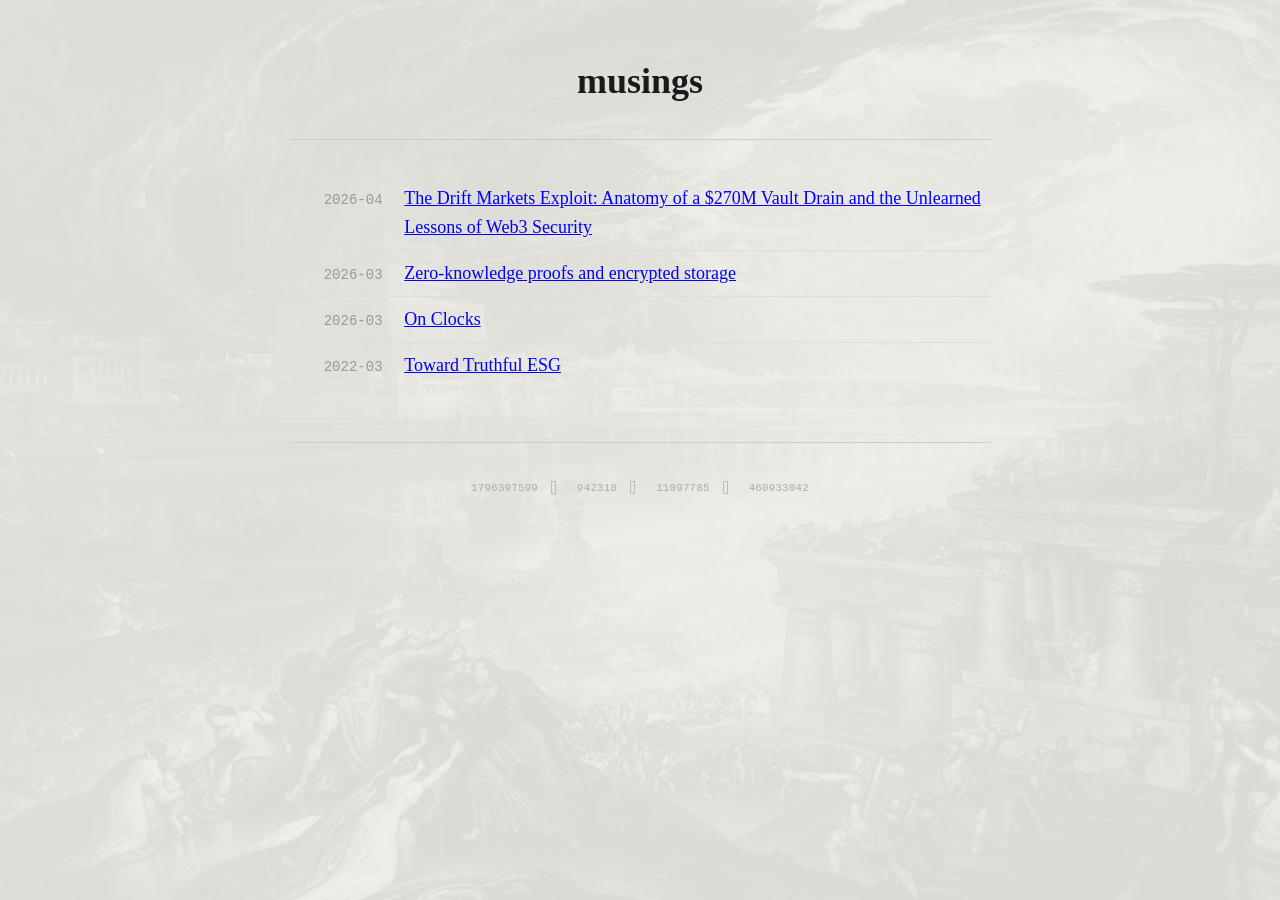
<file: index.html>
<!DOCTYPE html>
<html lang="en">
<head>
  <meta charset="UTF-8" />
  <meta name="viewport" content="width=device-width, initial-scale=1.0" />
  <title>musings</title>
  <link rel="stylesheet" href="style.css" />
  <link rel="stylesheet" href="assets/epoch-fonts.css" />
</head>
<body class="archive-page">

  <header>
    <h1 class="title">musings</h1>
  </header>

  <hr class="divider" />

  <main>
    <ul class="archive-list">

      <li>
        <span class="entry-date date-swap" tabindex="0" aria-label="2026-04, unix seconds 1775001600">
          <span class="date-human" aria-hidden="true">2026-04</span><span class="date-unix" aria-hidden="true">1775001600</span>
        </span>
        <a href="musings/drift-exploit-post.html">The Drift Markets Exploit: Anatomy of a $270M Vault Drain and the Unlearned Lessons of Web3 Security</a>
      </li>

      <li>
        <span class="entry-date date-swap" tabindex="0" aria-label="2026-03, unix seconds 1774915200">
          <span class="date-human" aria-hidden="true">2026-03</span><span class="date-unix" aria-hidden="true">1774915200</span>
        </span>
        <a href="musings/zero-knowledge-and-storage.html">Zero-knowledge proofs and encrypted storage</a>
      </li>

      <li>
        <span class="entry-date date-swap" tabindex="0" aria-label="2026-03, unix seconds 1774828800">
          <span class="date-human" aria-hidden="true">2026-03</span><span class="date-unix" aria-hidden="true">1774828800</span>
        </span>
        <a href="musings/on-clocks.html">On Clocks</a>
      </li>

      <li>
        <span class="entry-date date-swap" tabindex="0" aria-label="2022-03, unix seconds 1646092800">
          <span class="date-human" aria-hidden="true">2022-03</span><span class="date-unix" aria-hidden="true">1646092800</span>
        </span>
        <a href="musings/esg-proposal.html">Toward Truthful ESG</a>
      </li>

    </ul>
  </main>

  <footer>
    <hr class="divider" />
    <div class="footer-note footer-epoch">
      <span id="epoch-ticker" class="epoch-ticker" role="group" aria-label="Unix time and estimated chain heights"></span>
    </div>
  </footer>

  <script defer src="assets/day-bg.js"></script>
  <script defer src="assets/epoch.js"></script>
  <script defer src="assets/epoch-delim-picker.js"></script>
</body>
</html>
</file>
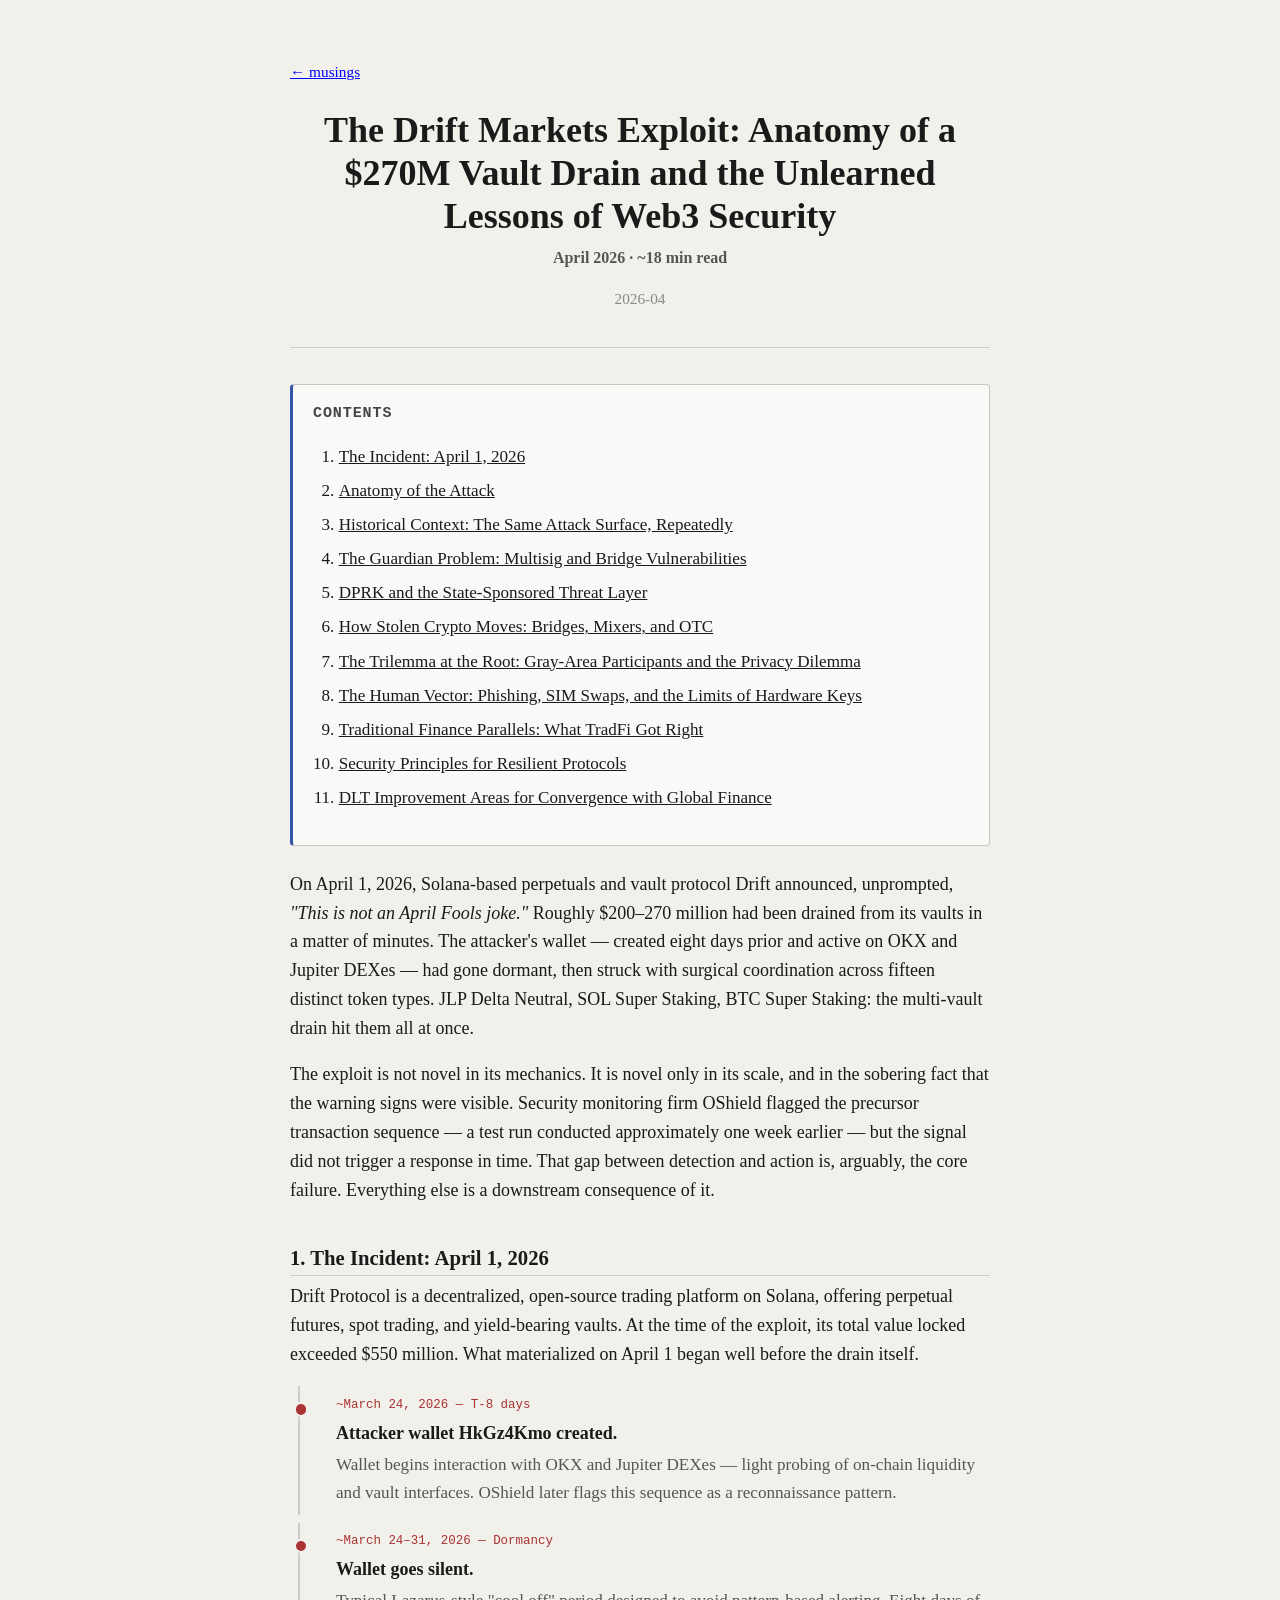
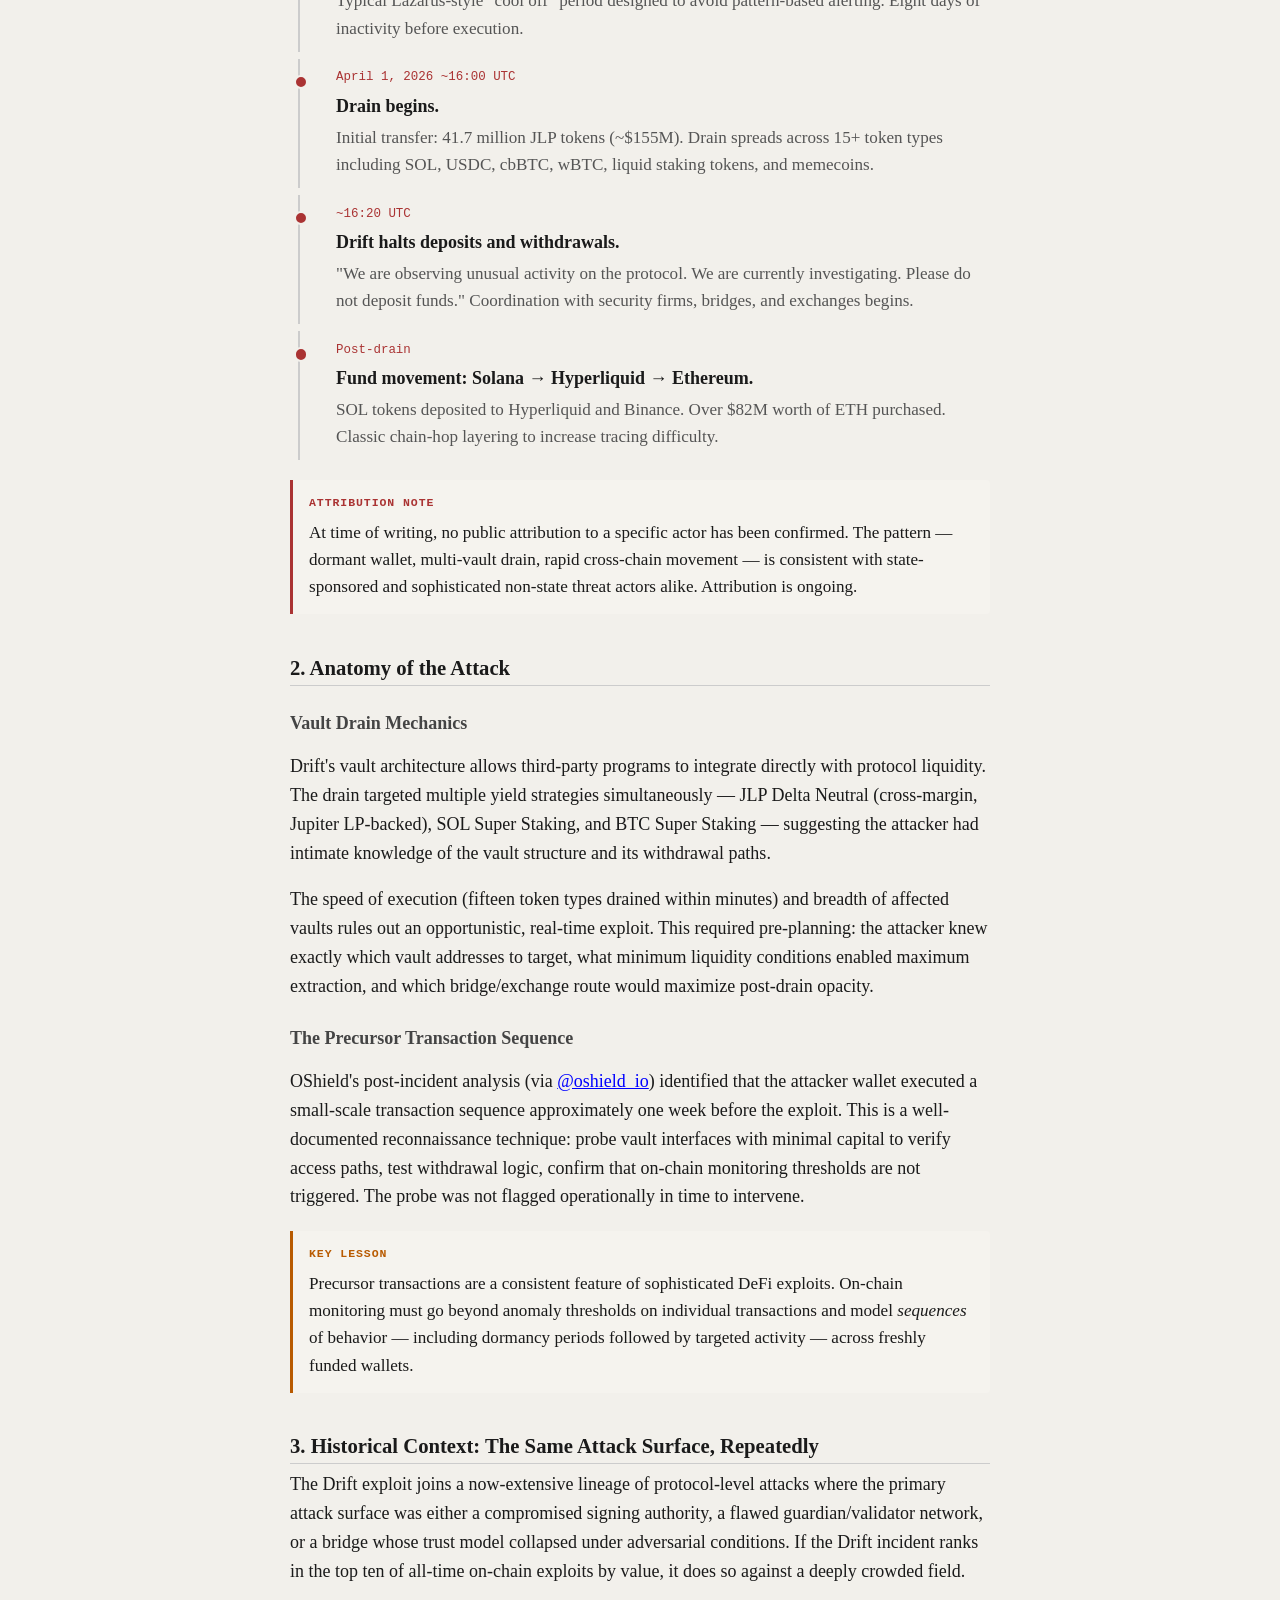
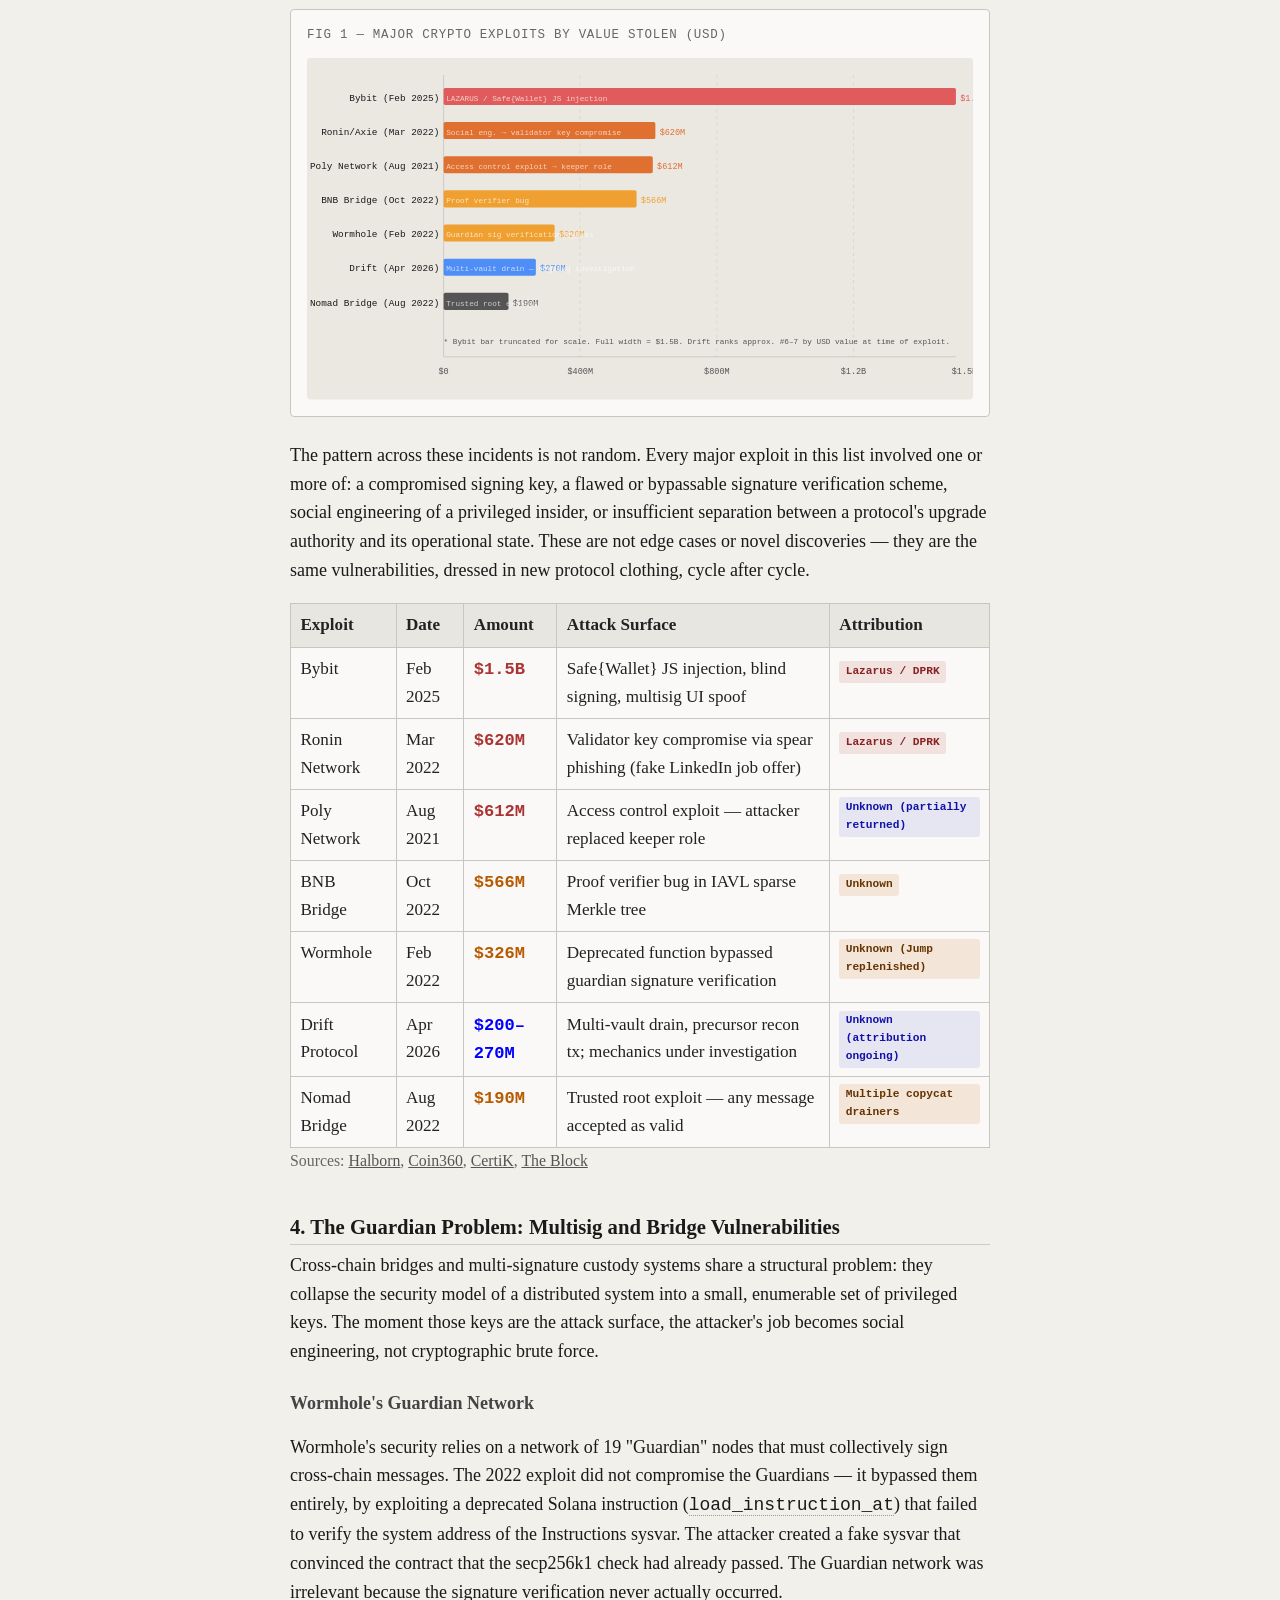
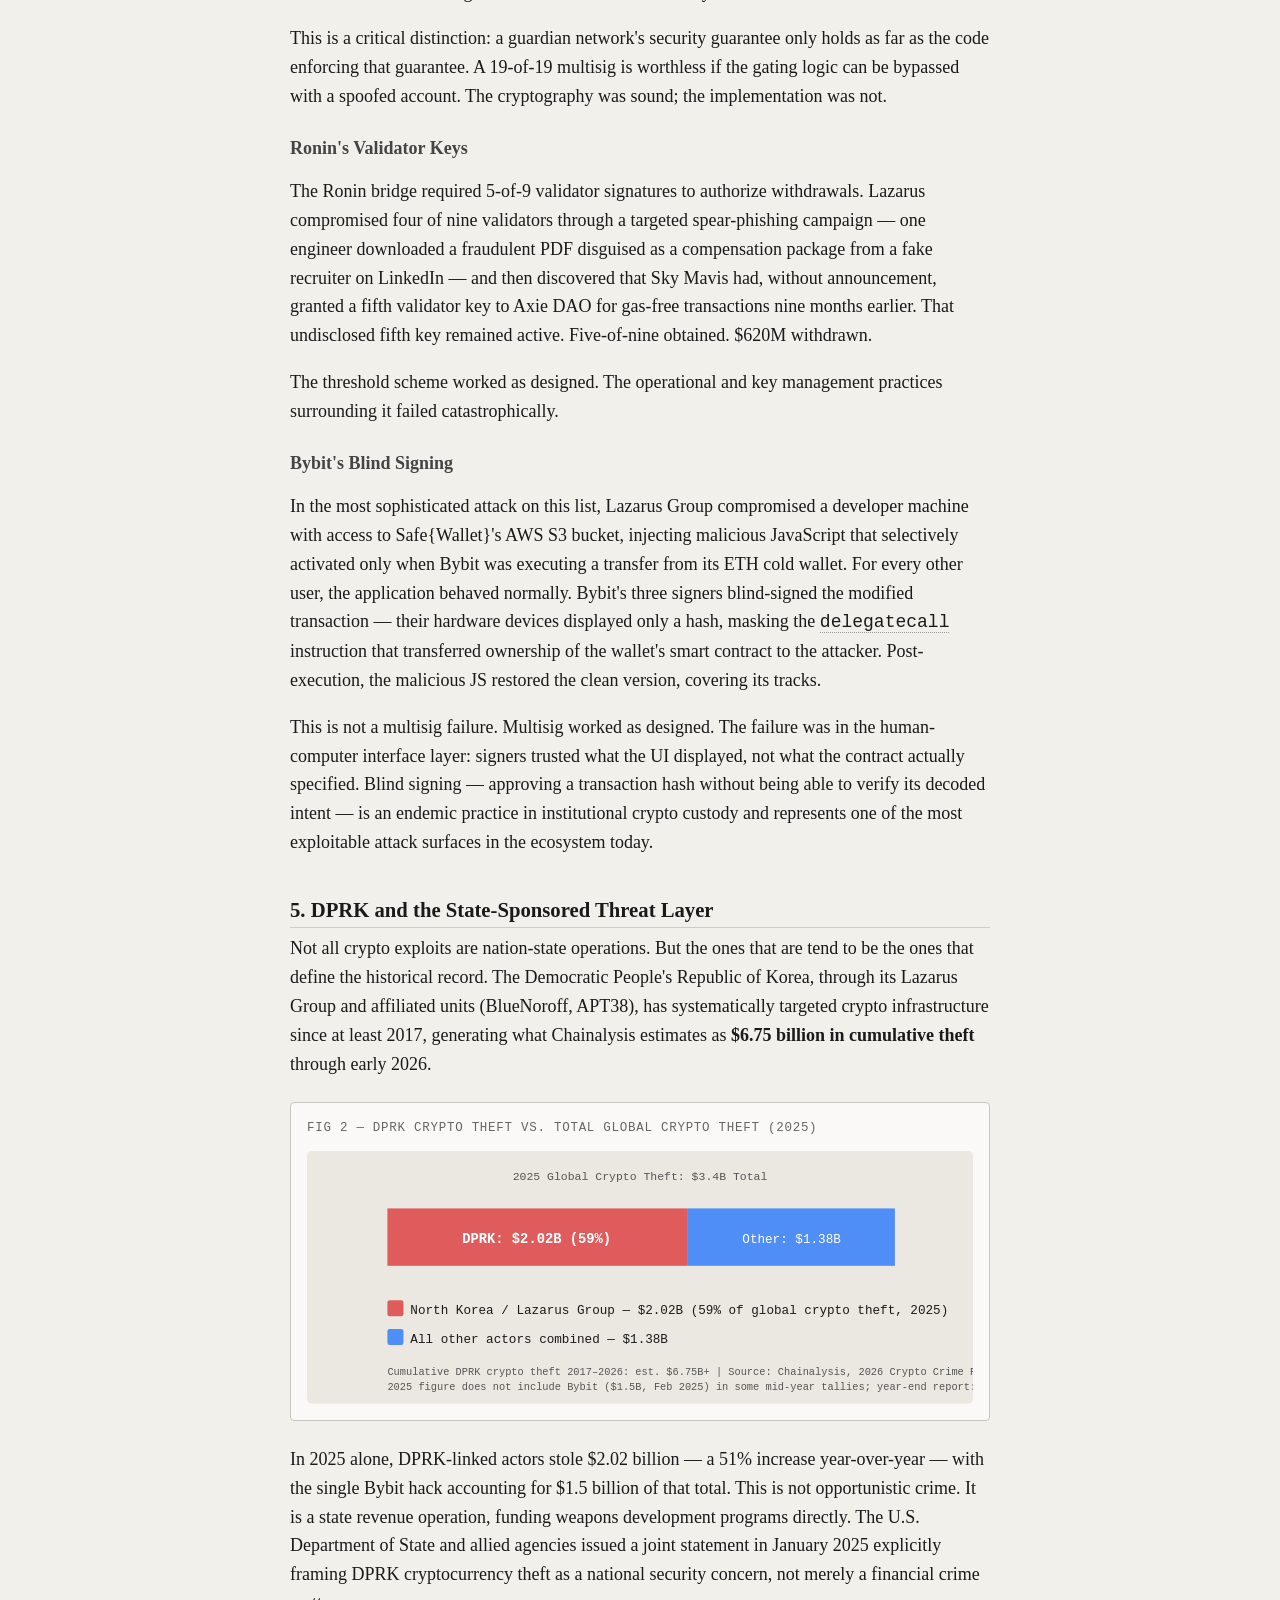
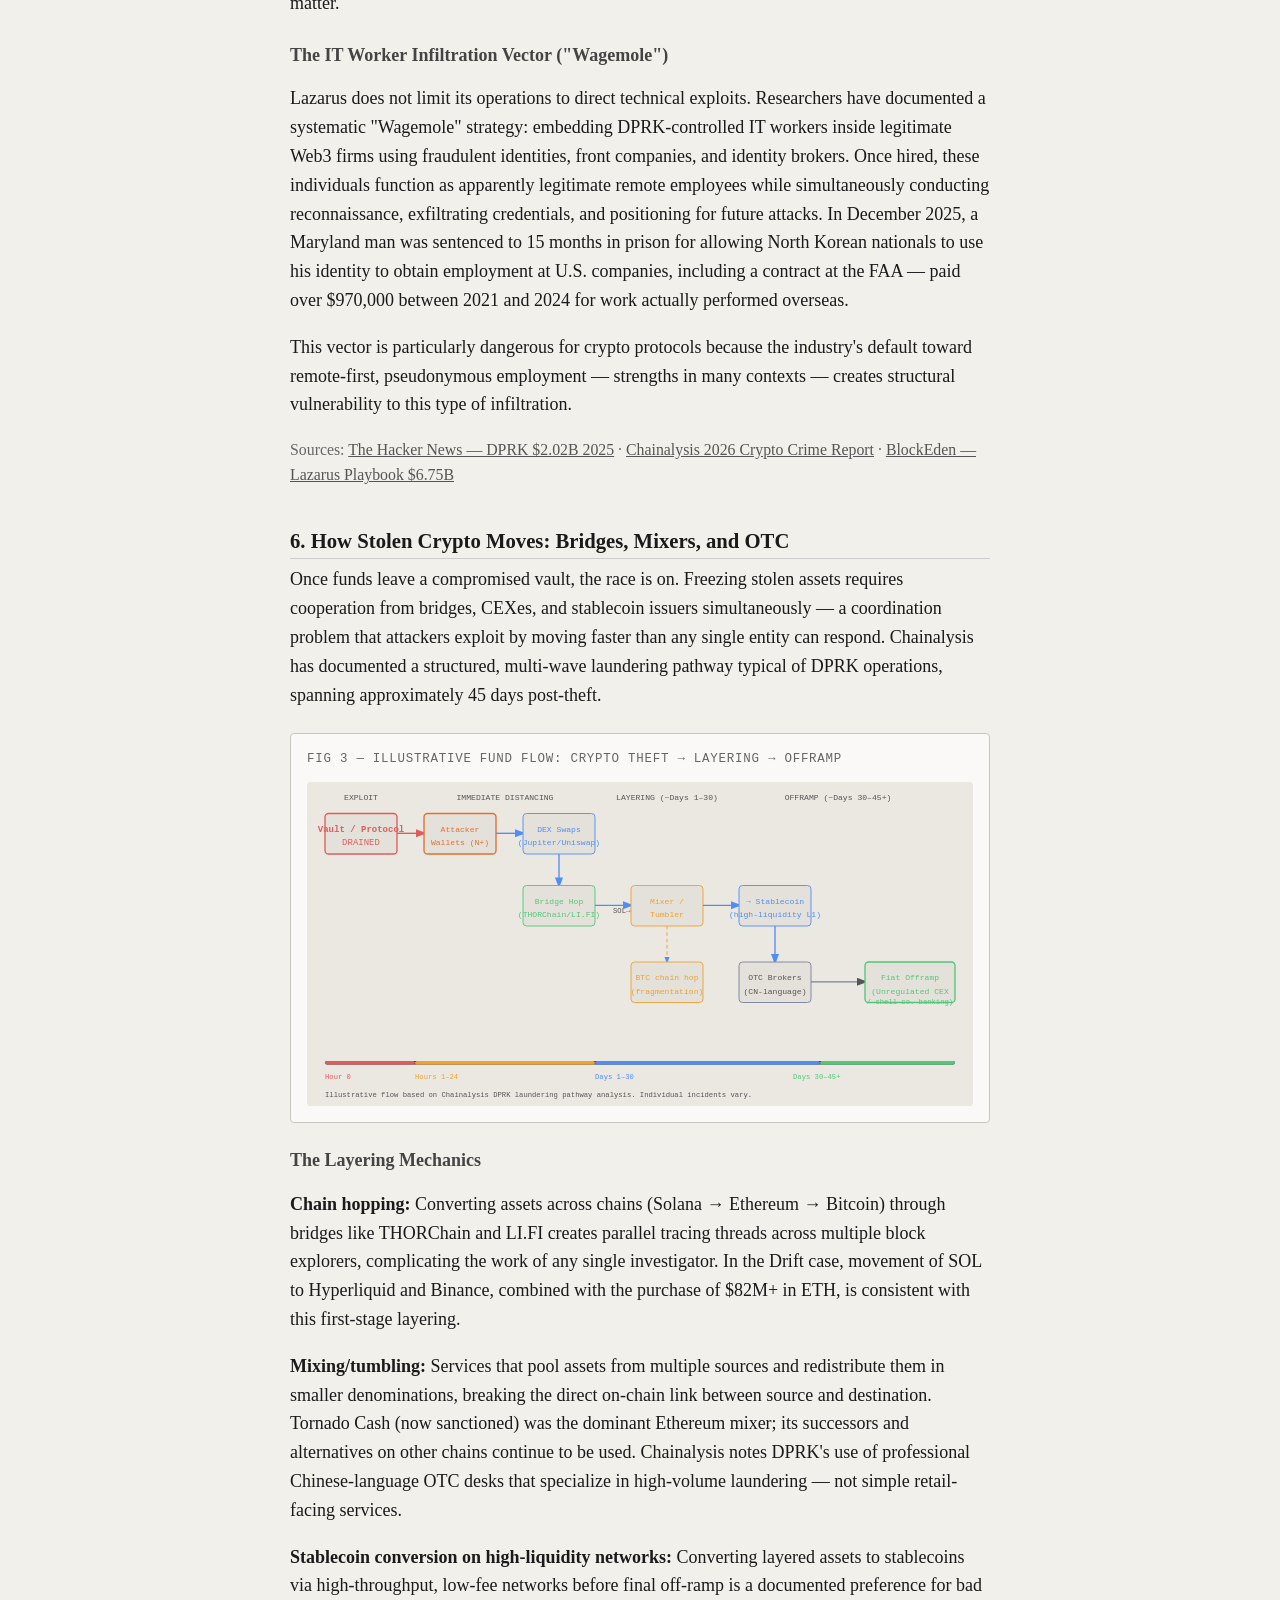
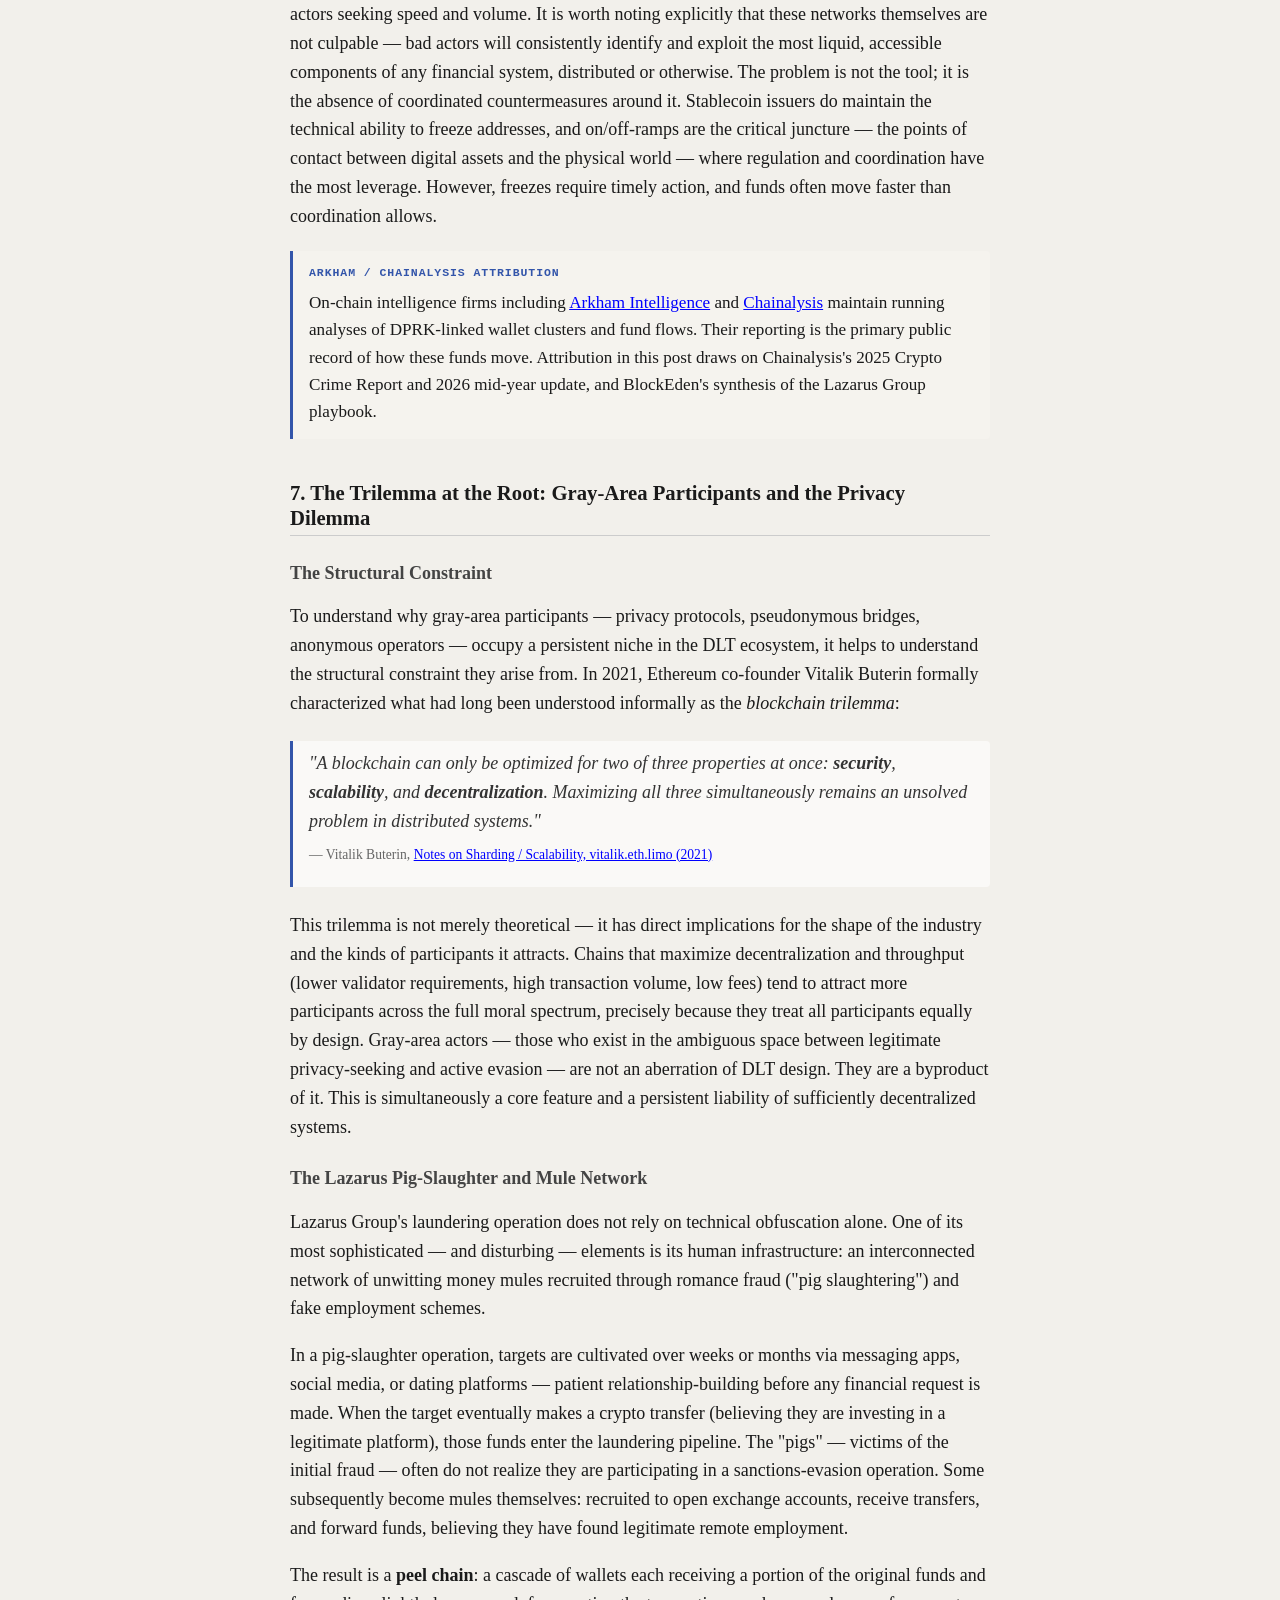
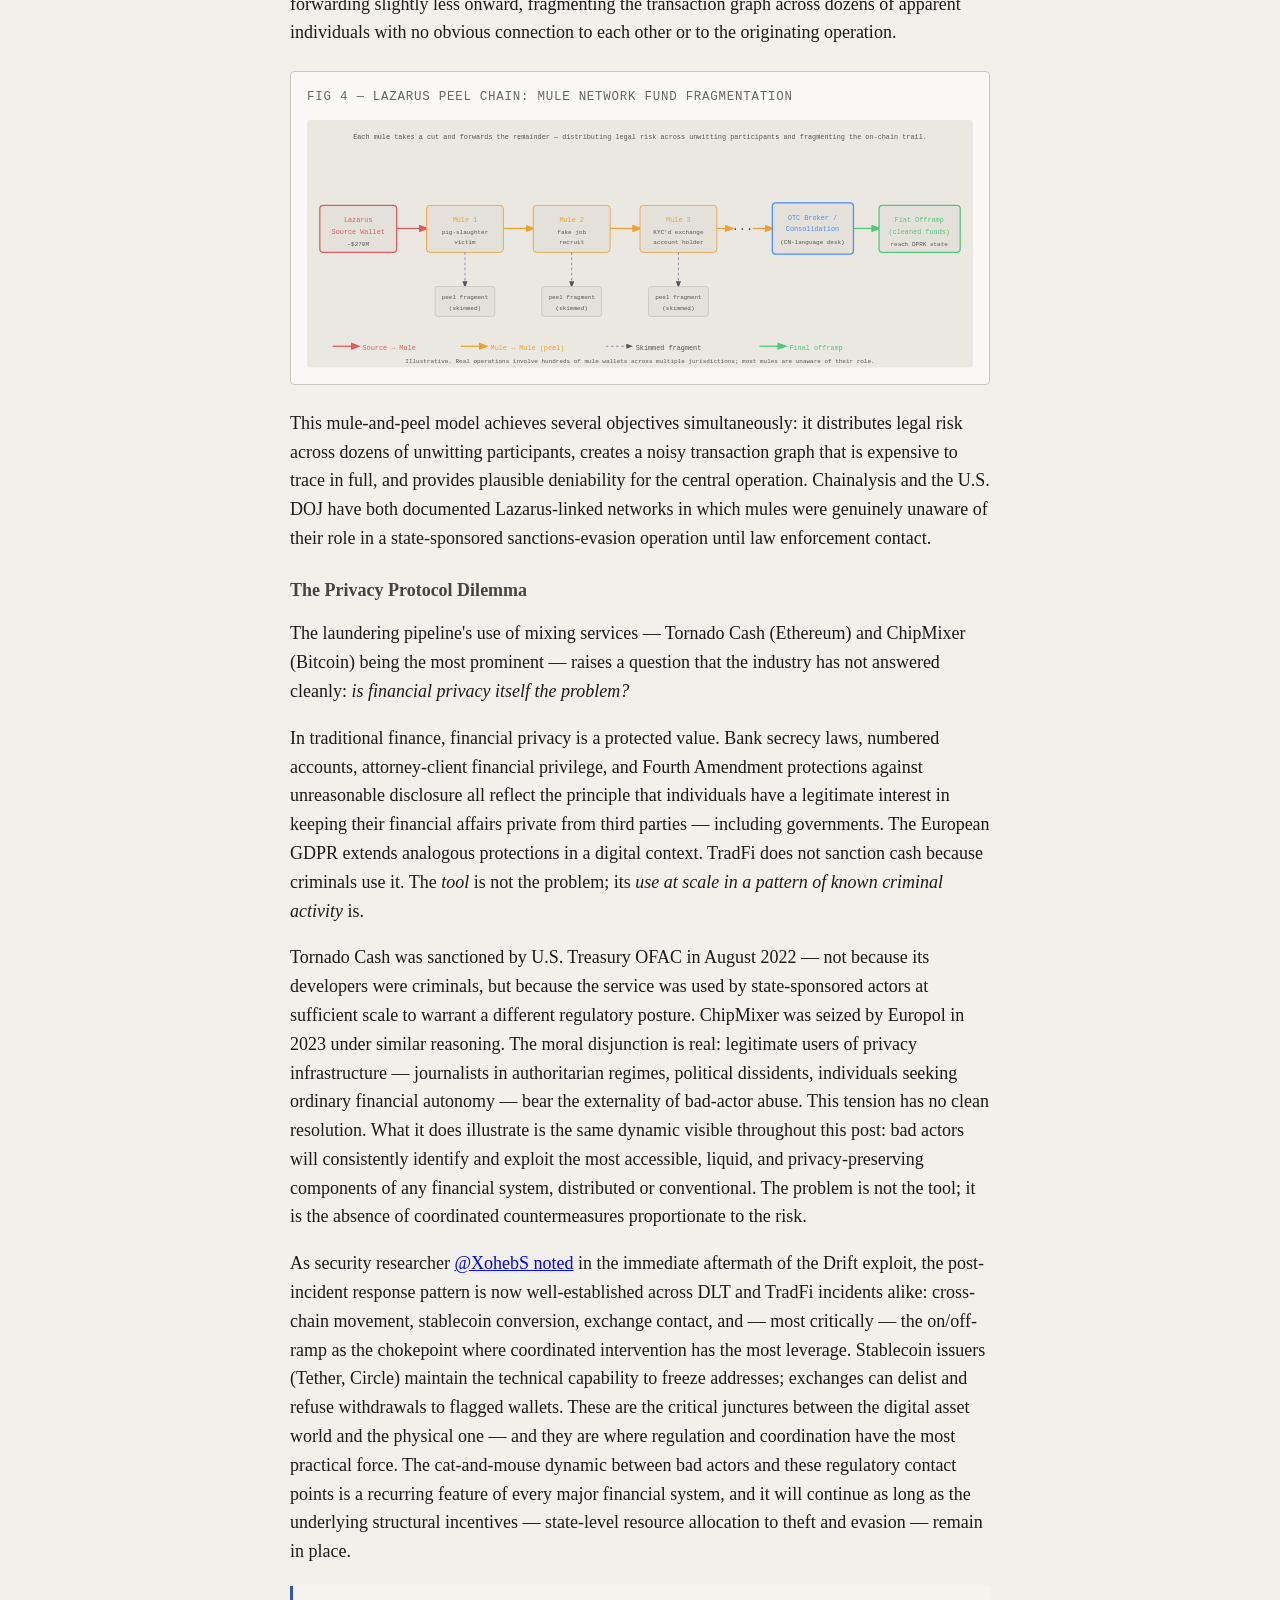
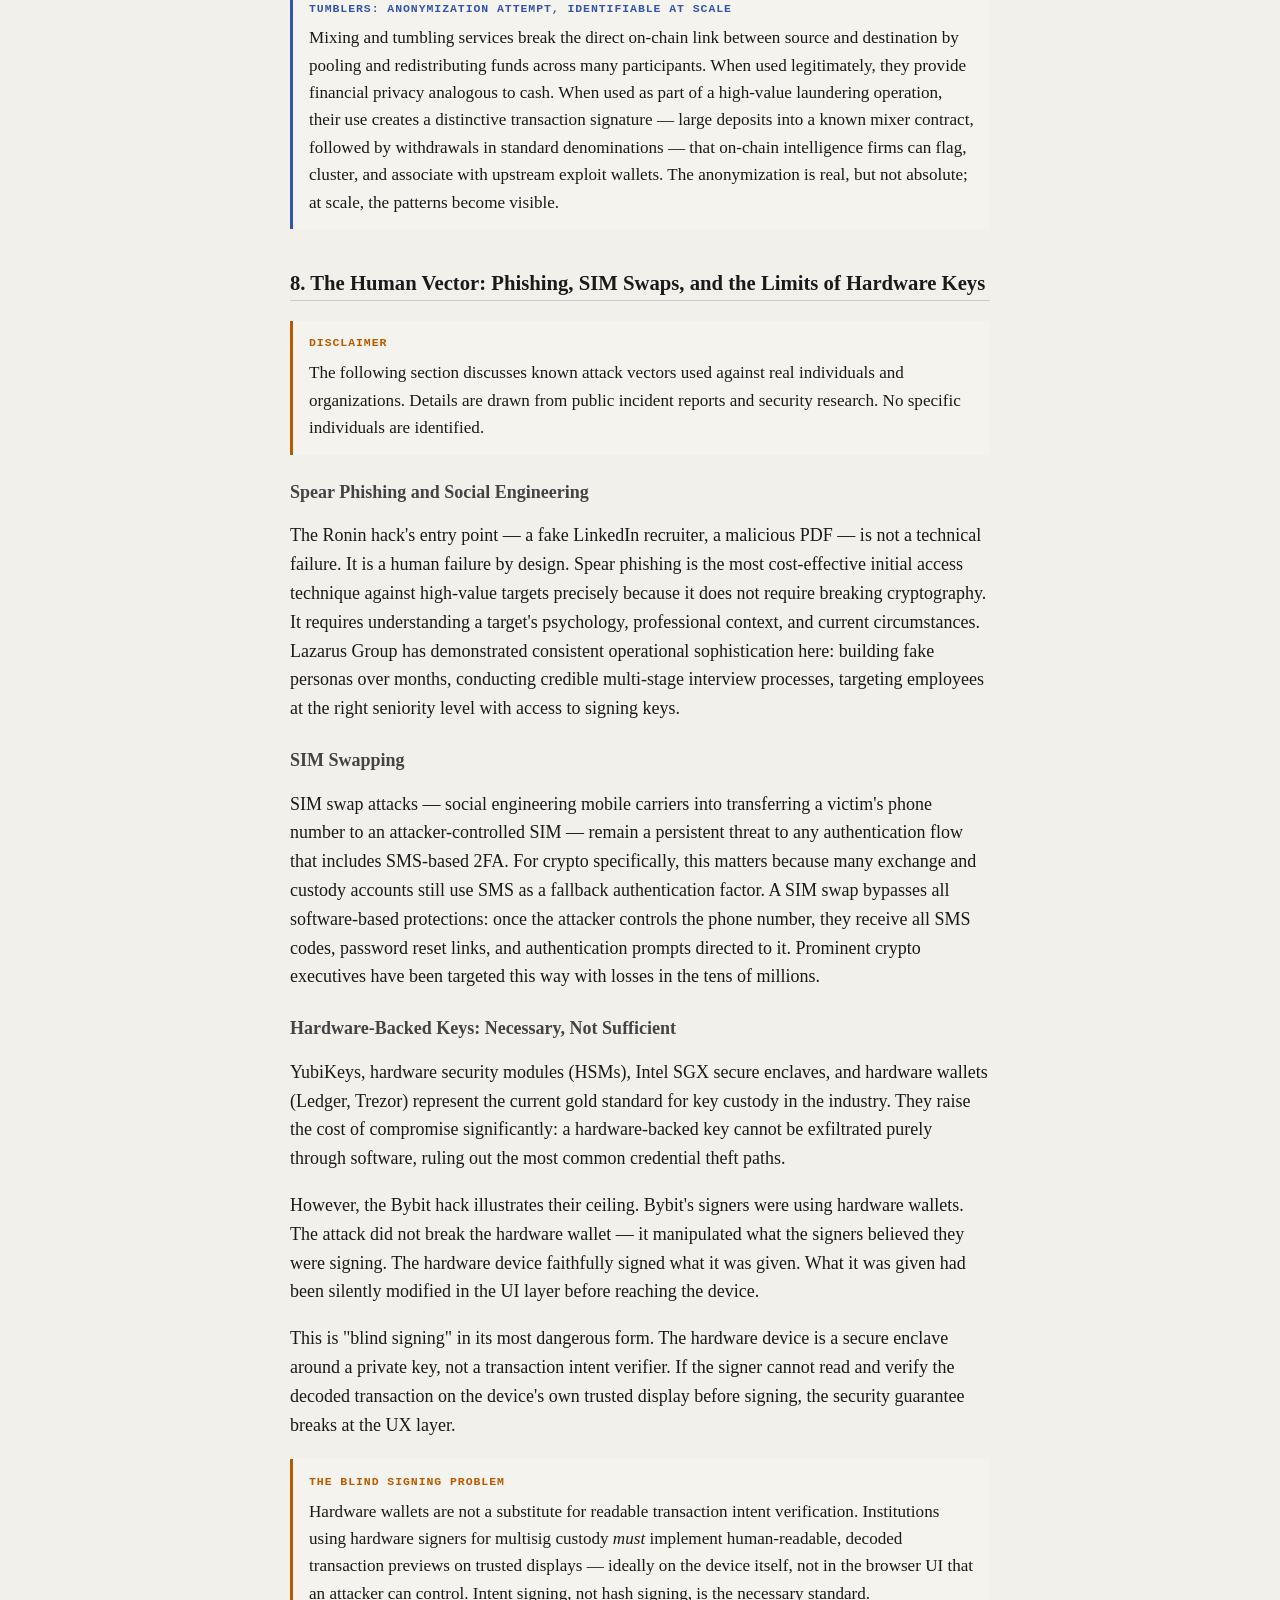
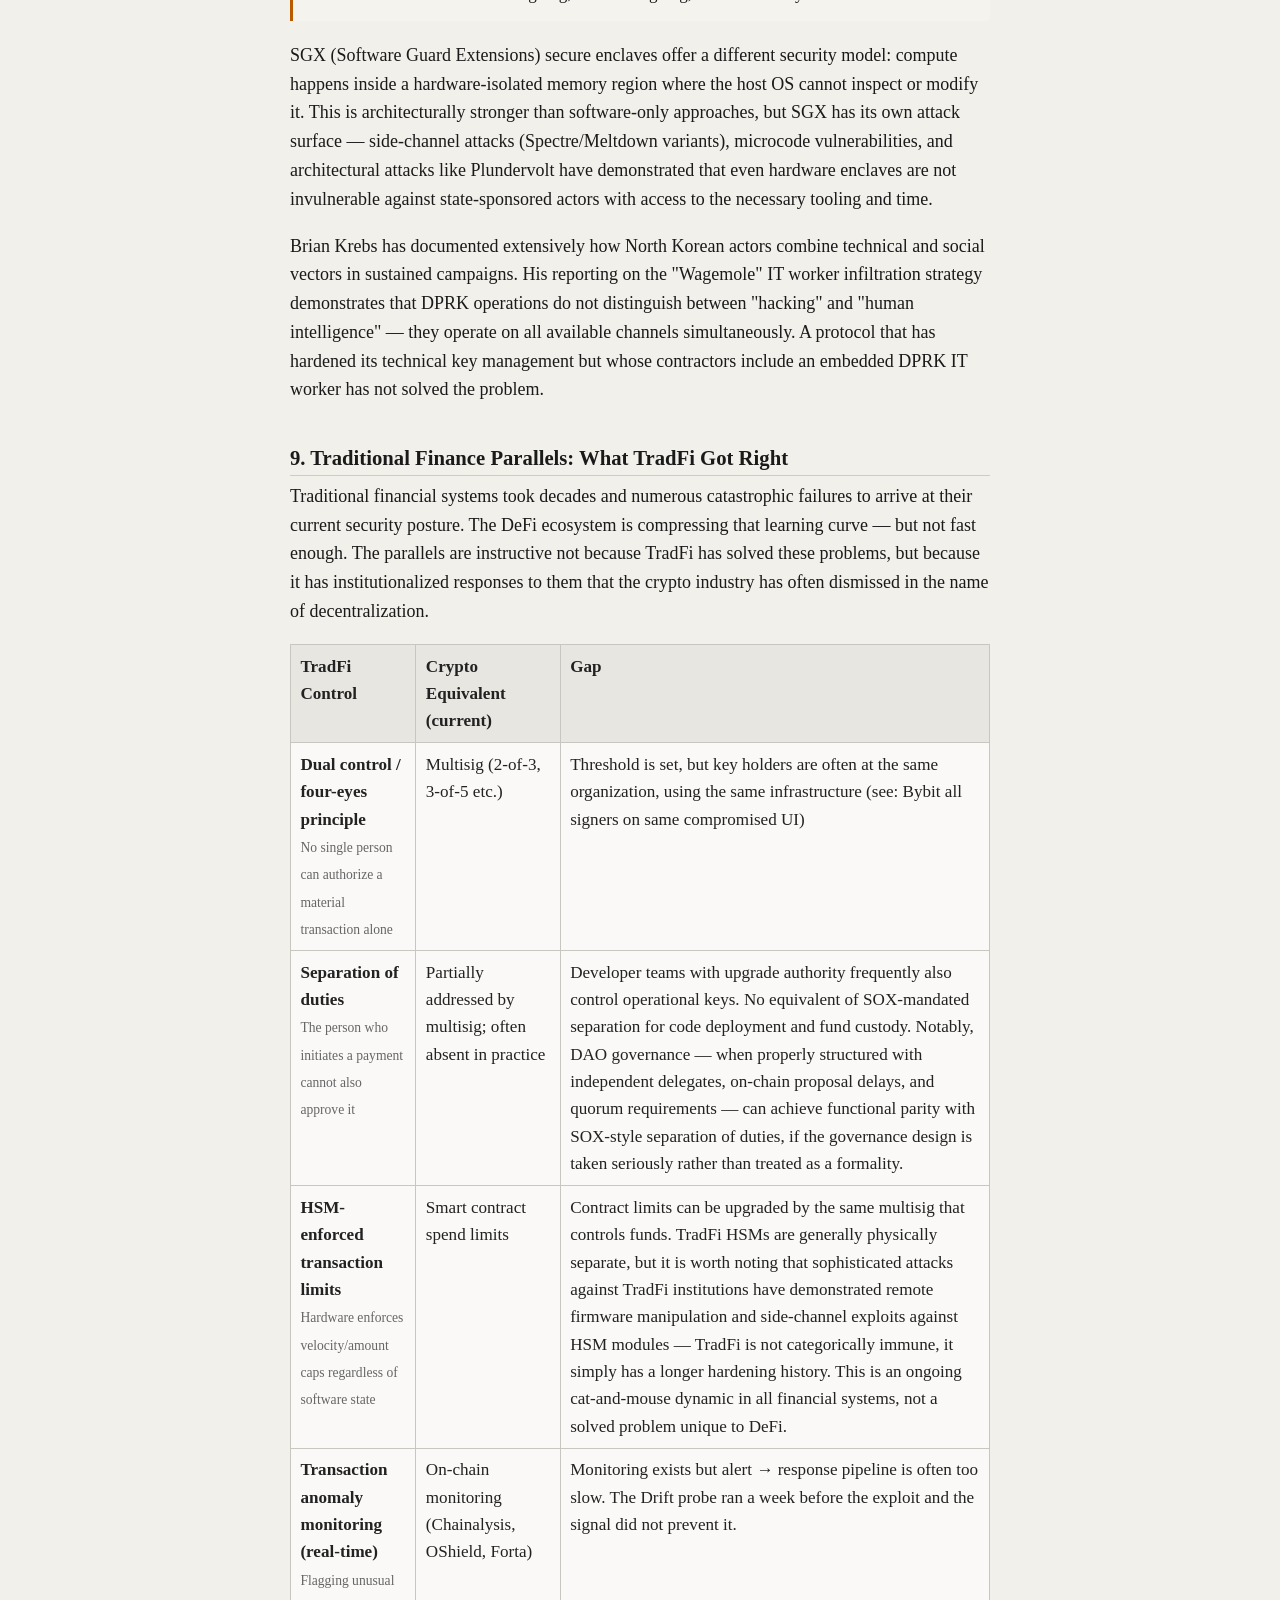
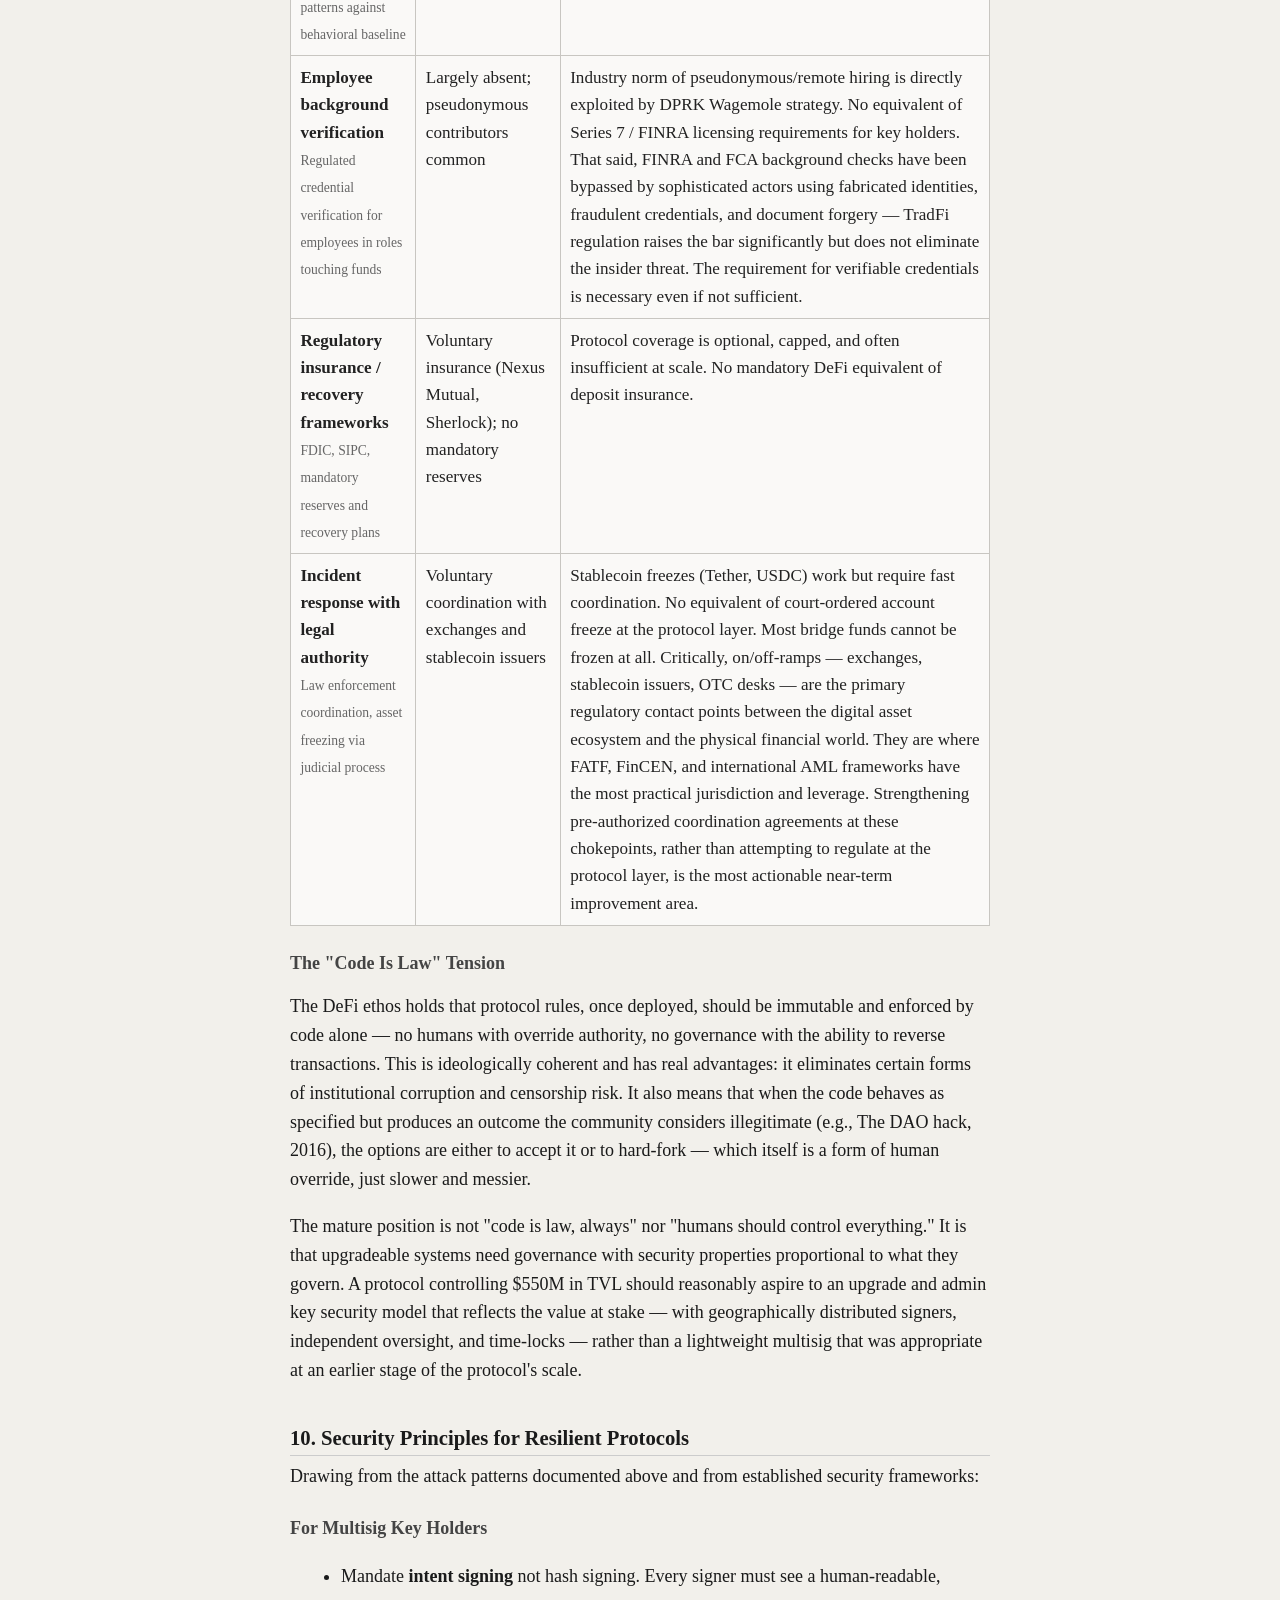
<file: drift-exploit-post.html>
<!DOCTYPE html>
<html lang="en">
<head>
  <meta charset="UTF-8" />
  <meta name="viewport" content="width=device-width, initial-scale=1.0" />
  <meta http-equiv="refresh" content="0; url=musings/drift-exploit-post.html" />
  <link rel="canonical" href="musings/drift-exploit-post.html" />
  <title>The Drift Markets Exploit: Anatomy of a $270M Vault Drain and the Unlearned Lessons of Web3 Security</title>
</head>
<body>
  <p><a href="musings/drift-exploit-post.html">Continue to The Drift Markets Exploit: Anatomy of a $270M Vault Drain and the Unlearned Lessons of Web3 Security</a></p>
</body>
</html>
</file>
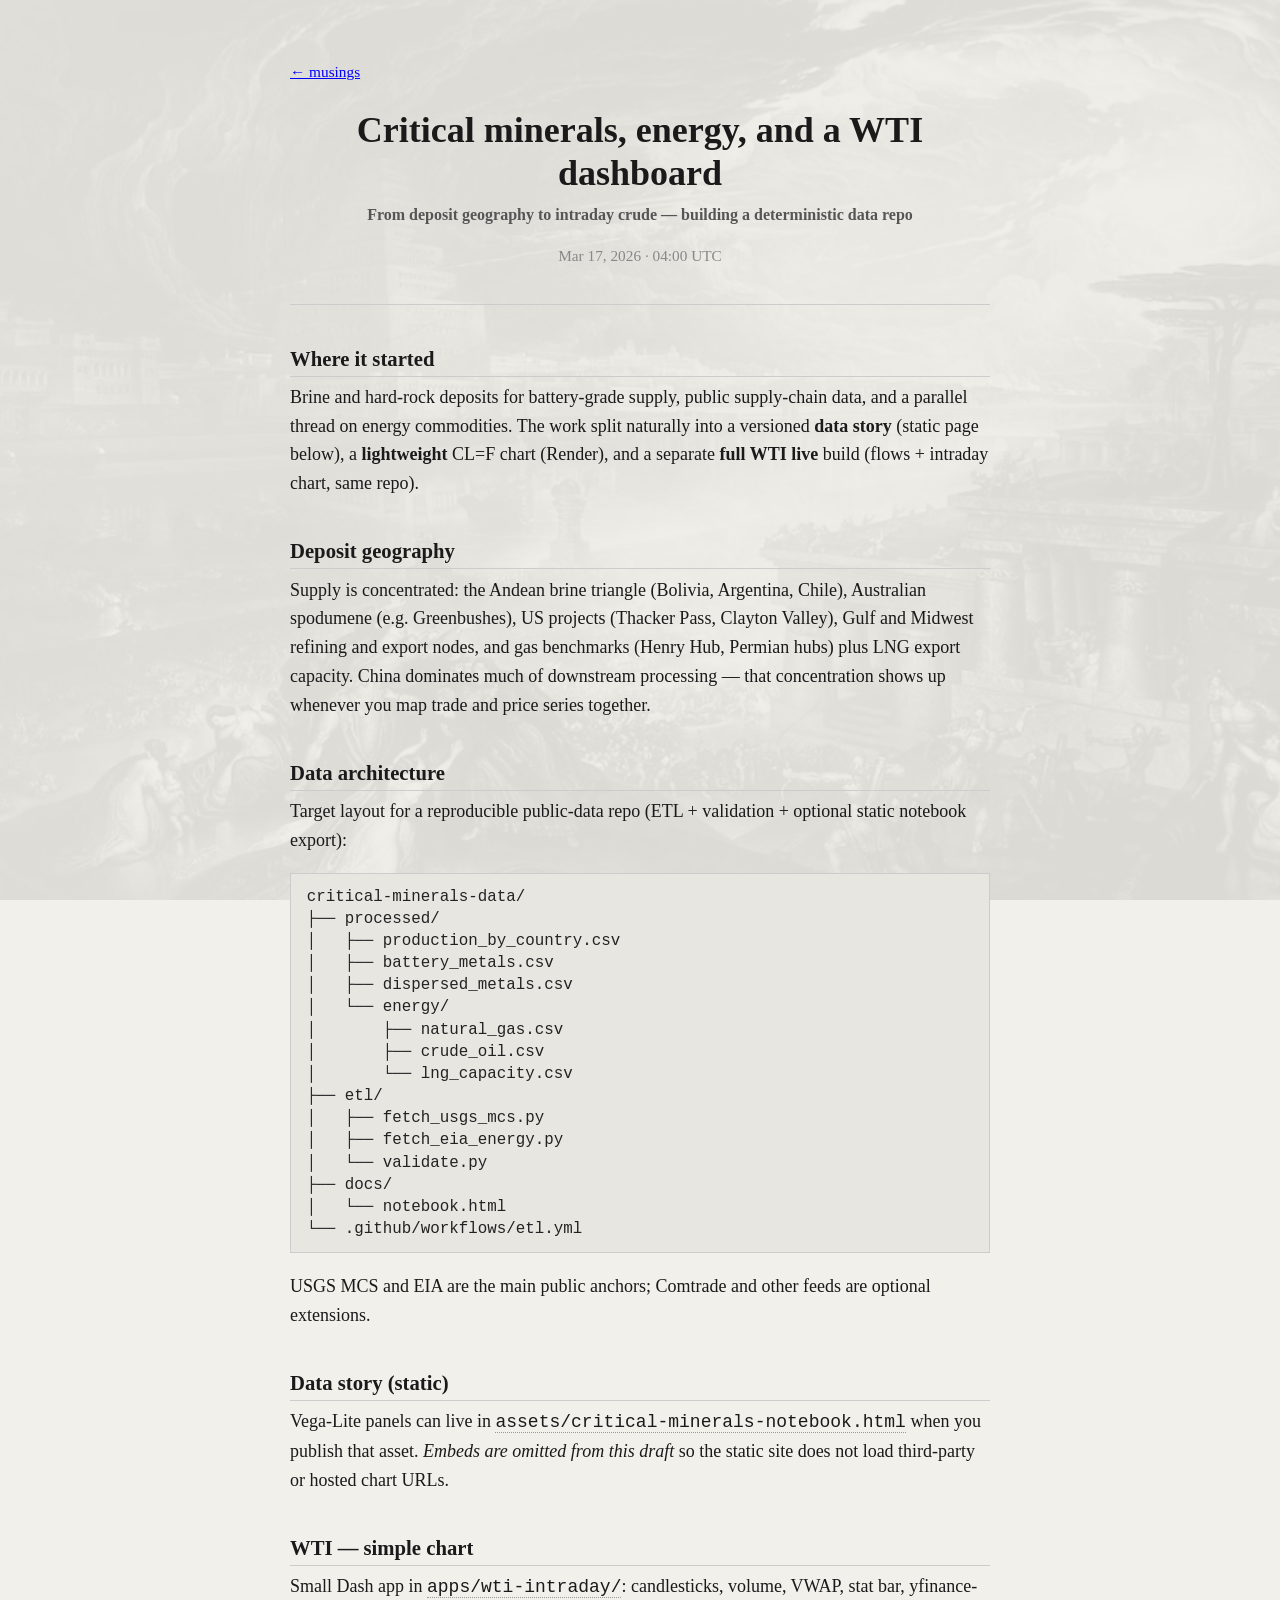
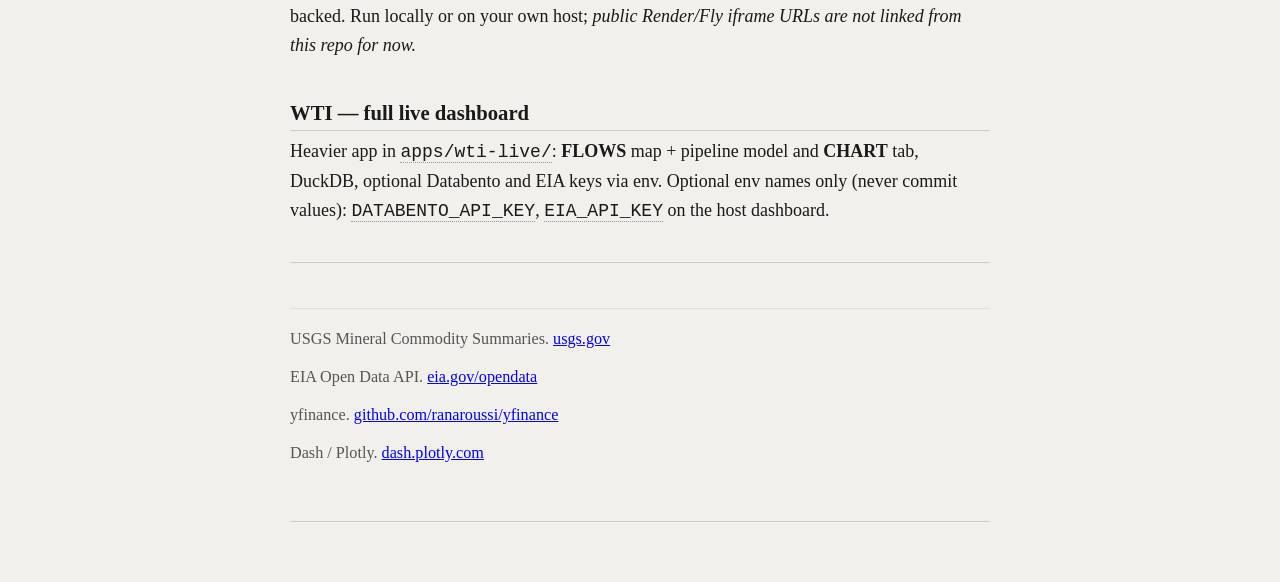
<file: musings/_draft-critical-minerals-wti-dashboard.html>
<!DOCTYPE html>
<html lang="en">
<head>
  <meta charset="UTF-8" />
  <meta name="viewport" content="width=device-width, initial-scale=1.0" />
  <meta name="robots" content="noindex, nofollow" />
  <title>Critical minerals, energy, and a WTI dashboard</title>
  <link rel="stylesheet" href="../style.css" />
</head>
<body>

  <header>
    <p class="nav-back"><a href="../">&larr; musings</a></p>
    <h1 class="title">Critical minerals, energy, and a WTI dashboard</h1>
    <p class="subtitle">From deposit geography to intraday crude — building a deterministic data repo</p>
    <p class="date">Mar 17, 2026 · 04:00 UTC</p>
  </header>

  <hr class="divider" />

  <main class="article">

    <h2>Where it started</h2>

    <p>Brine and hard-rock deposits for battery-grade supply, public supply-chain data, and a parallel thread on energy commodities. The work split naturally into a versioned <strong>data story</strong> (static page below), a <strong>lightweight</strong> CL=F chart (Render), and a separate <strong>full WTI live</strong> build (flows + intraday chart, same repo).</p>

    <h2>Deposit geography</h2>

    <p>Supply is concentrated: the Andean brine triangle (Bolivia, Argentina, Chile), Australian spodumene (e.g. Greenbushes), US projects (Thacker Pass, Clayton Valley), Gulf and Midwest refining and export nodes, and gas benchmarks (Henry Hub, Permian hubs) plus LNG export capacity. China dominates much of downstream processing — that concentration shows up whenever you map trade and price series together.</p>

    <h2>Data architecture</h2>

    <p>Target layout for a reproducible public-data repo (ETL + validation + optional static notebook export):</p>

    <pre><code>critical-minerals-data/
├── processed/
│   ├── production_by_country.csv
│   ├── battery_metals.csv
│   ├── dispersed_metals.csv
│   └── energy/
│       ├── natural_gas.csv
│       ├── crude_oil.csv
│       └── lng_capacity.csv
├── etl/
│   ├── fetch_usgs_mcs.py
│   ├── fetch_eia_energy.py
│   └── validate.py
├── docs/
│   └── notebook.html
└── .github/workflows/etl.yml</code></pre>

    <p>USGS MCS and EIA are the main public anchors; Comtrade and other feeds are optional extensions.</p>

    <h2>Data story (static)</h2>

    <p>Vega-Lite panels can live in <code>assets/critical-minerals-notebook.html</code> when you publish that asset. <em>Embeds are omitted from this draft</em> so the static site does not load third-party or hosted chart URLs.</p>

    <h2>WTI — simple chart</h2>

    <p>Small Dash app in <code>apps/wti-intraday/</code>: candlesticks, volume, VWAP, stat bar, yfinance-backed. Run locally or on your own host; <em>public Render/Fly iframe URLs are not linked from this repo for now.</em></p>

    <h2>WTI — full live dashboard</h2>

    <p>Heavier app in <code>apps/wti-live/</code>: <strong>FLOWS</strong> map + pipeline model and <strong>CHART</strong> tab, DuckDB, optional Databento and EIA keys via env. Optional env names only (never commit values): <code>DATABENTO_API_KEY</code>, <code>EIA_API_KEY</code> on the host dashboard.</p>

    <hr class="divider" />

    <section class="sources-footnote" aria-label="Sources">
      <p>USGS Mineral Commodity Summaries. <a href="https://www.usgs.gov/centers/national-minerals-information-center/mineral-commodity-summaries">usgs.gov</a></p>
      <p>EIA Open Data API. <a href="https://www.eia.gov/opendata/">eia.gov/opendata</a></p>
      <p>yfinance. <a href="https://github.com/ranaroussi/yfinance">github.com/ranaroussi/yfinance</a></p>
      <p>Dash / Plotly. <a href="https://dash.plotly.com/">dash.plotly.com</a></p>
    </section>

  </main>

  <footer>
    <hr class="divider" />
    <p class="footer-note"></p>
  </footer>

  <script defer src="../assets/day-bg.js"></script>
</body>
</html>
</file>
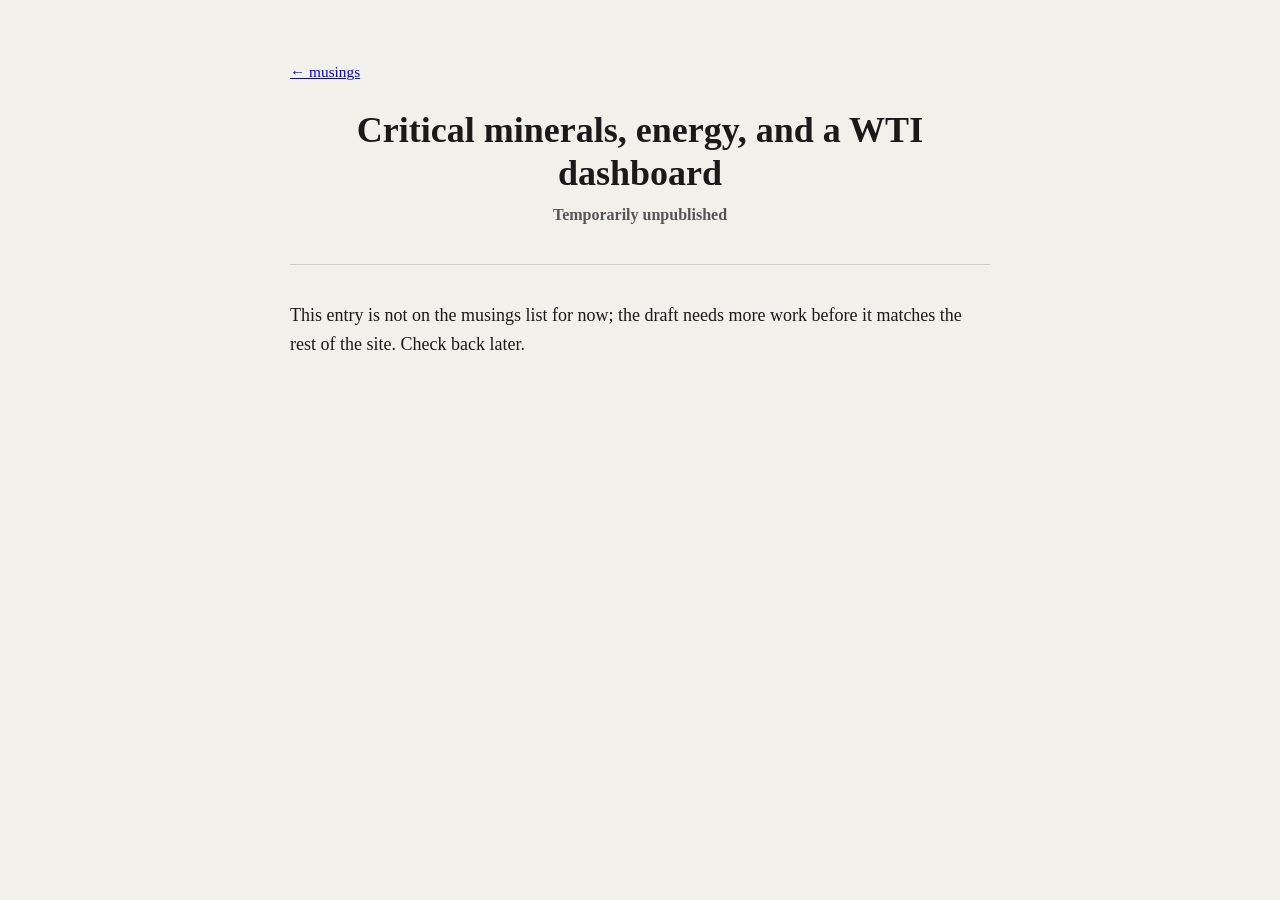
<file: musings/critical-minerals-wti-dashboard.html>
<!DOCTYPE html>
<html lang="en">
<head>
  <meta charset="UTF-8" />
  <meta name="viewport" content="width=device-width, initial-scale=1.0" />
  <meta name="robots" content="noindex" />
  <title>Critical minerals, energy, and a WTI dashboard</title>
  <link rel="stylesheet" href="../style.css" />
</head>
<body>

  <!-- Public stub: full draft lives at musings/_draft-critical-minerals-wti-dashboard.html -->

  <header>
    <p class="nav-back"><a href="../">&larr; musings</a></p>
    <h1 class="title">Critical minerals, energy, and a WTI dashboard</h1>
    <p class="subtitle">Temporarily unpublished</p>
  </header>

  <hr class="divider" />

  <main class="article">
    <p>
      This entry is not on the musings list for now; the draft needs more work before it matches the rest of the site.
      Check back later.
    </p>
  </main>

</body>
</html>
</file>
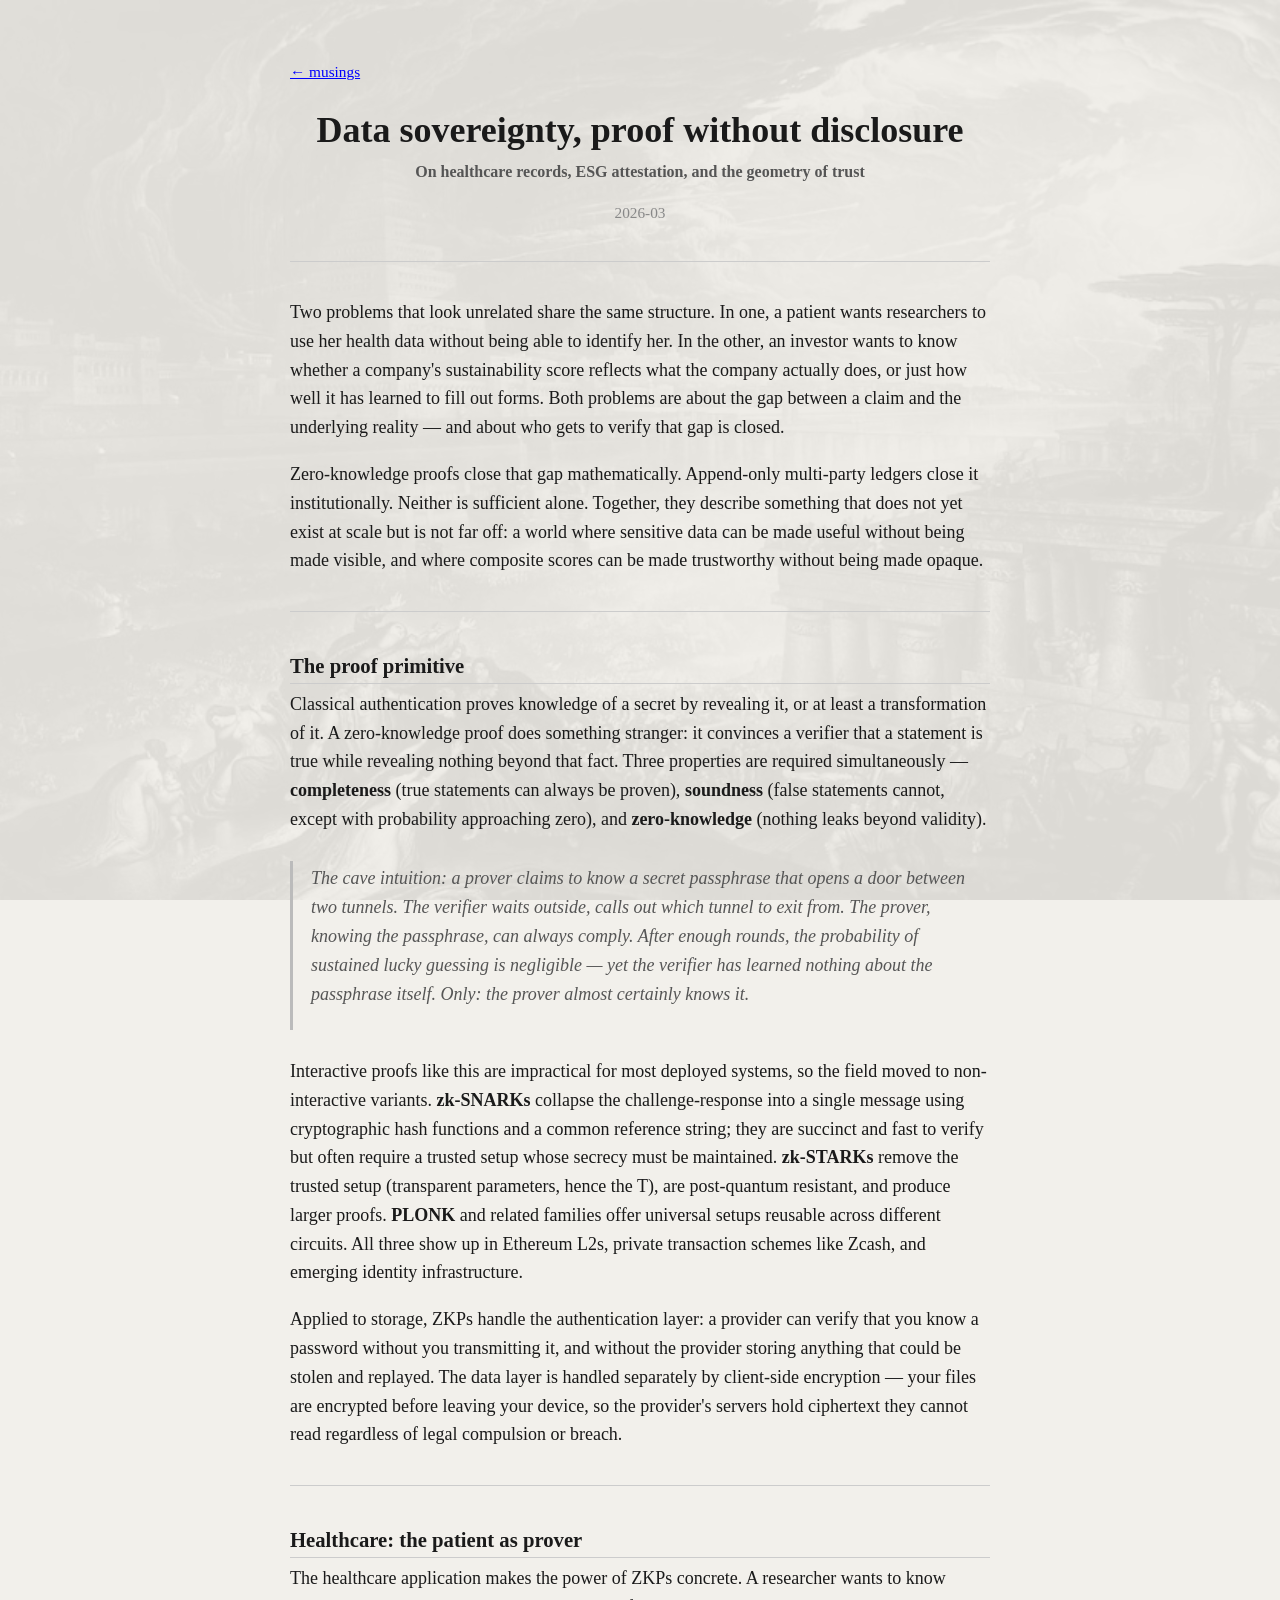
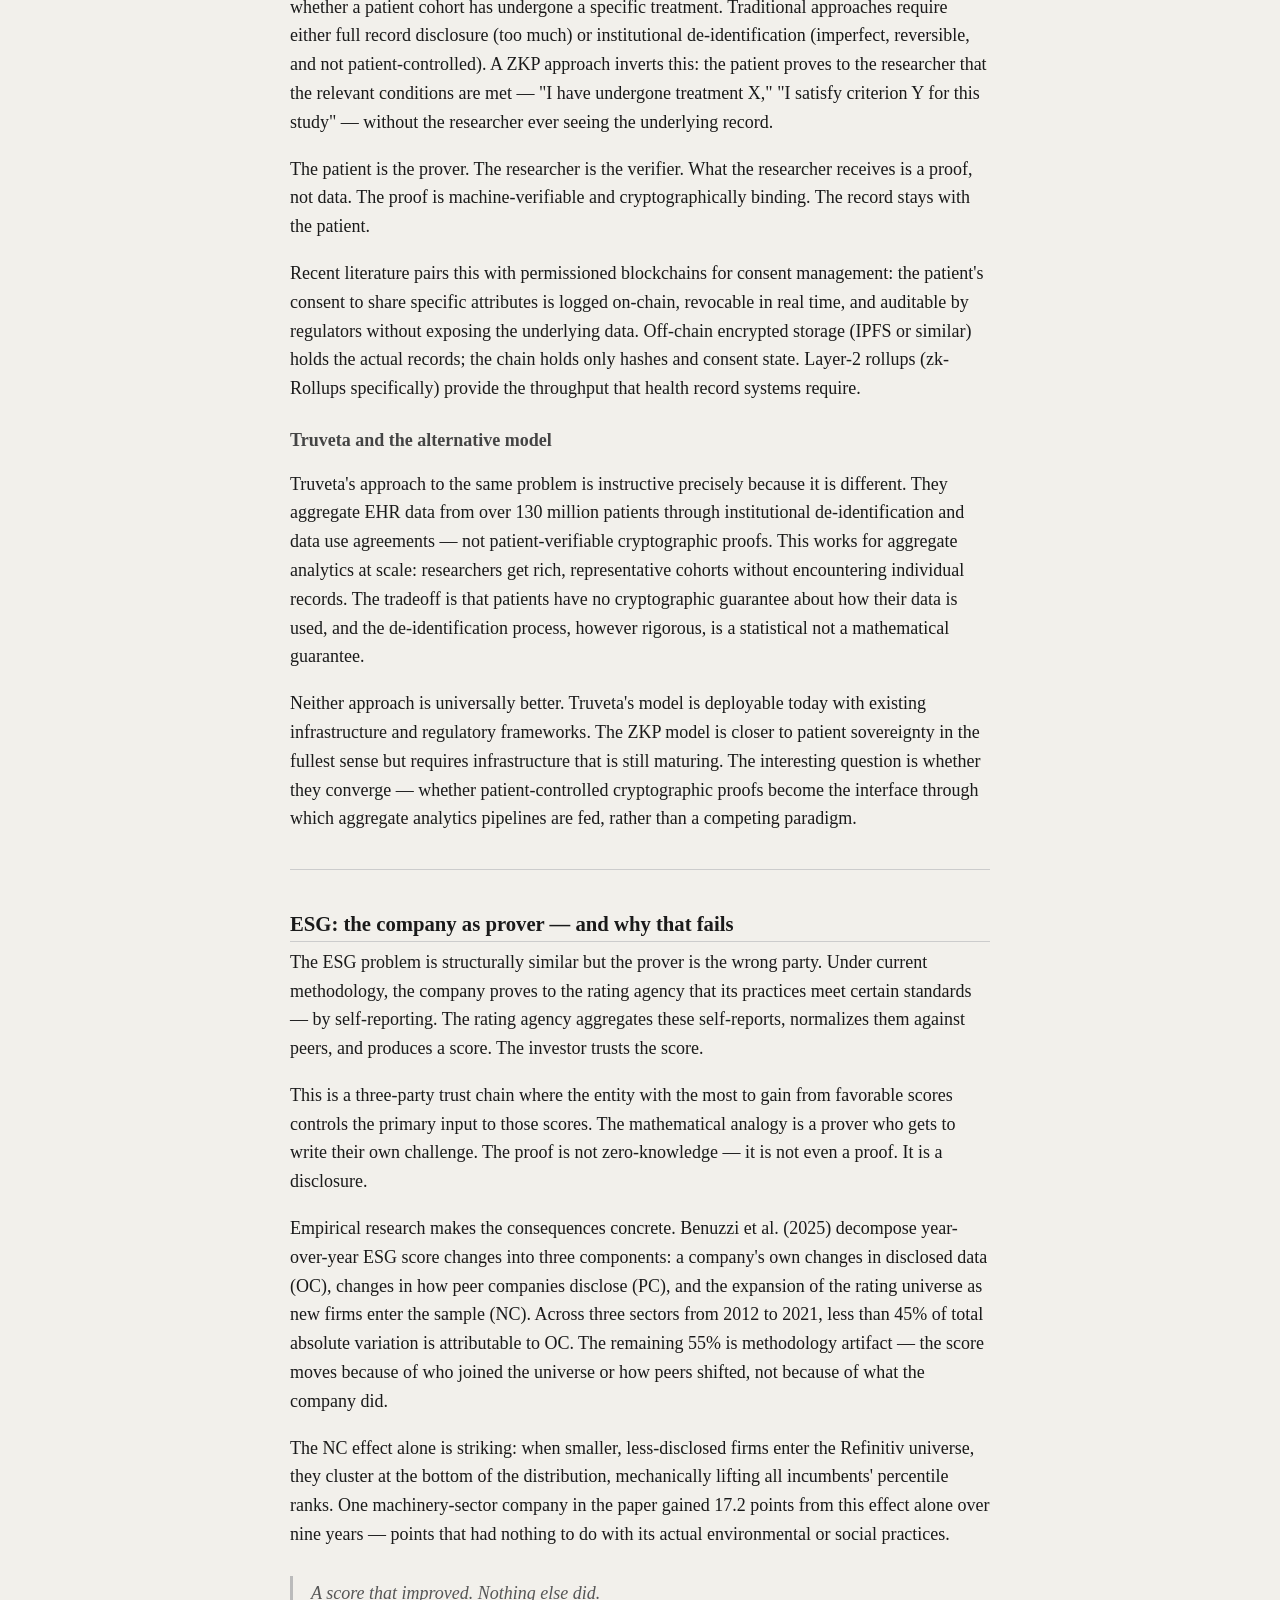
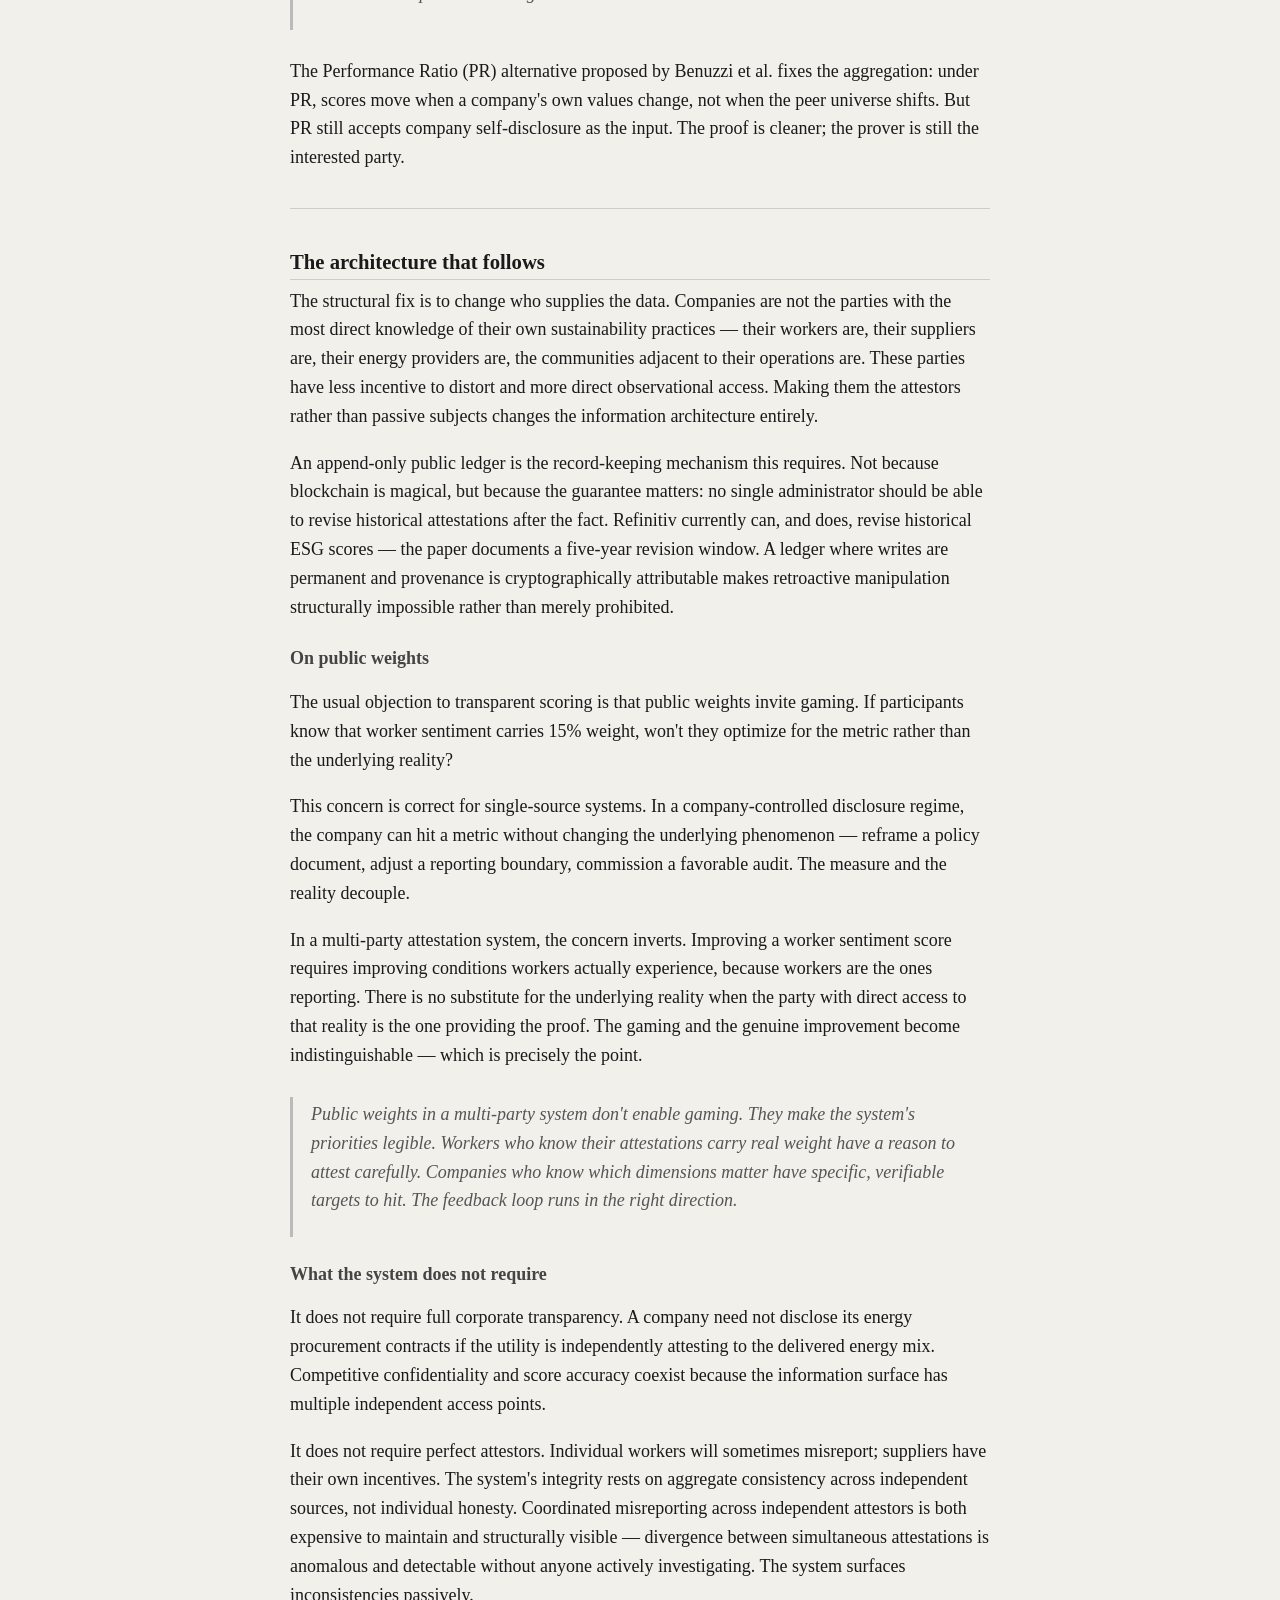
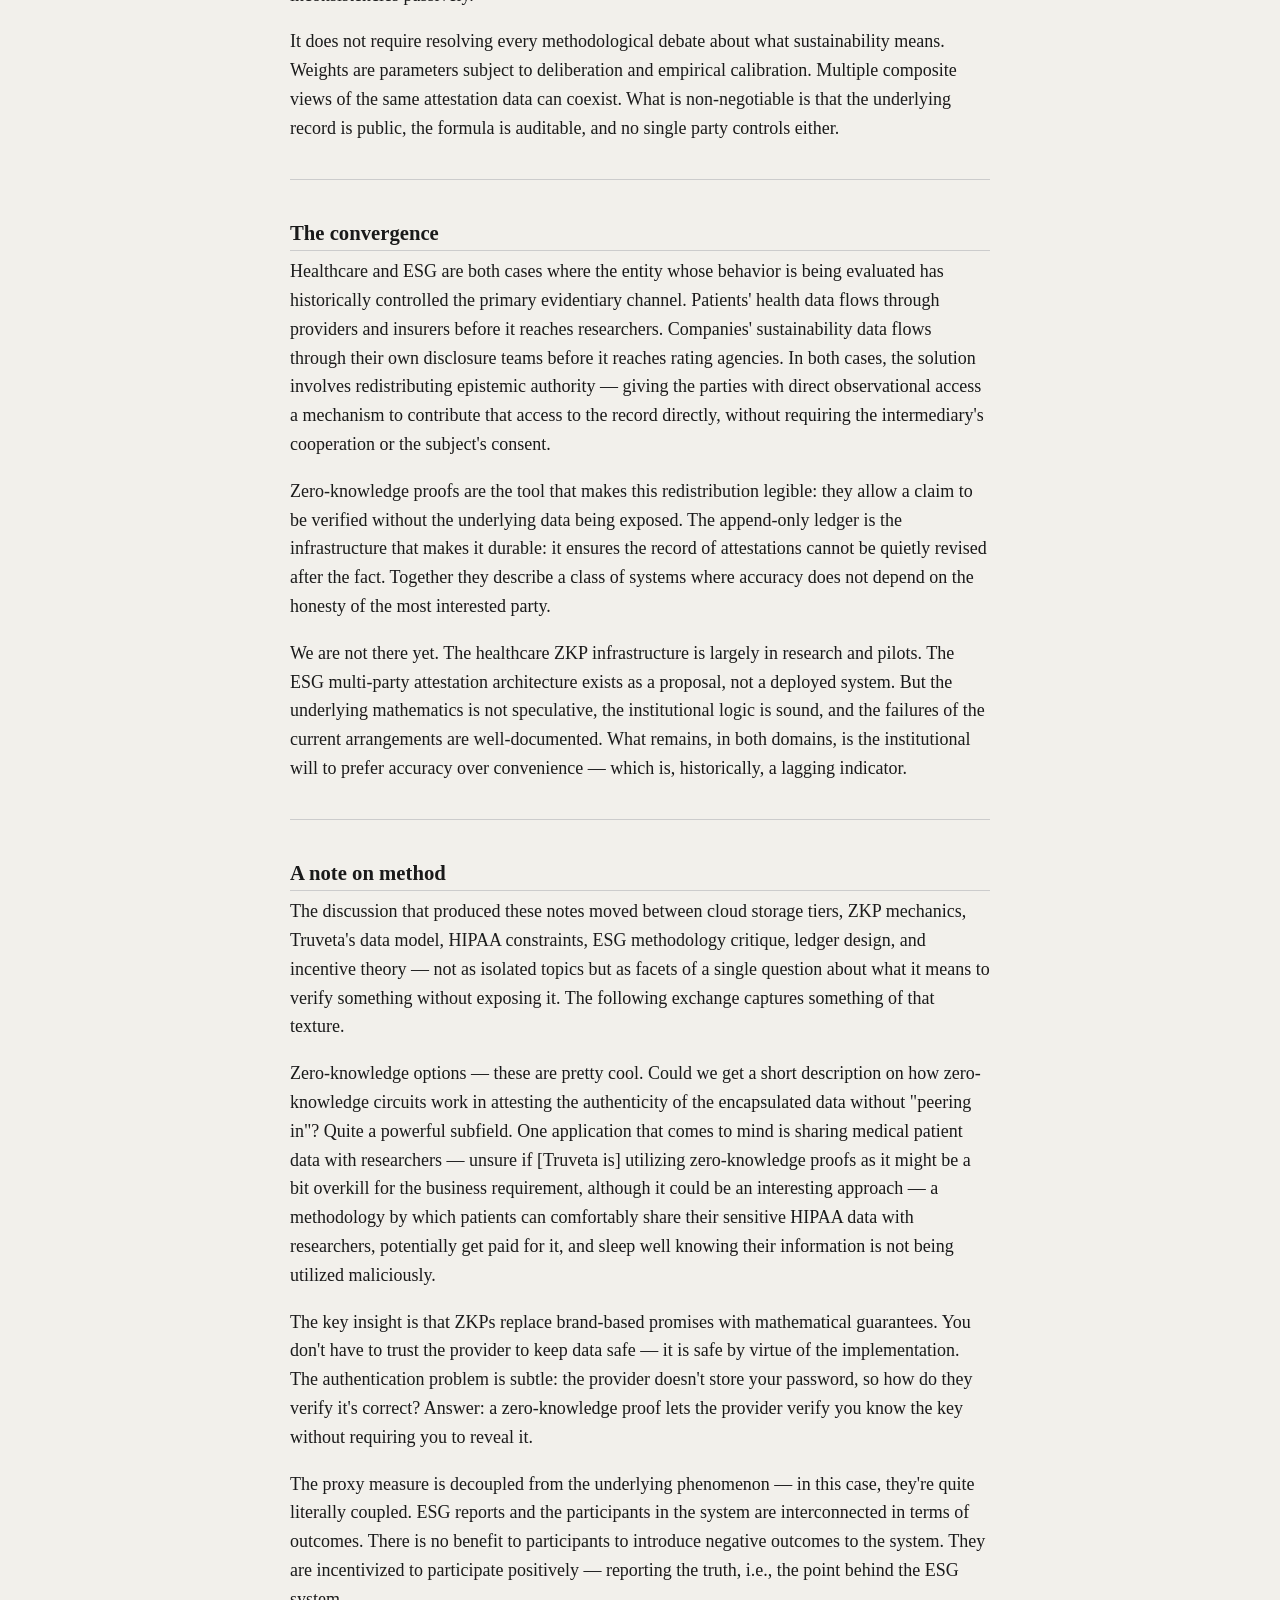
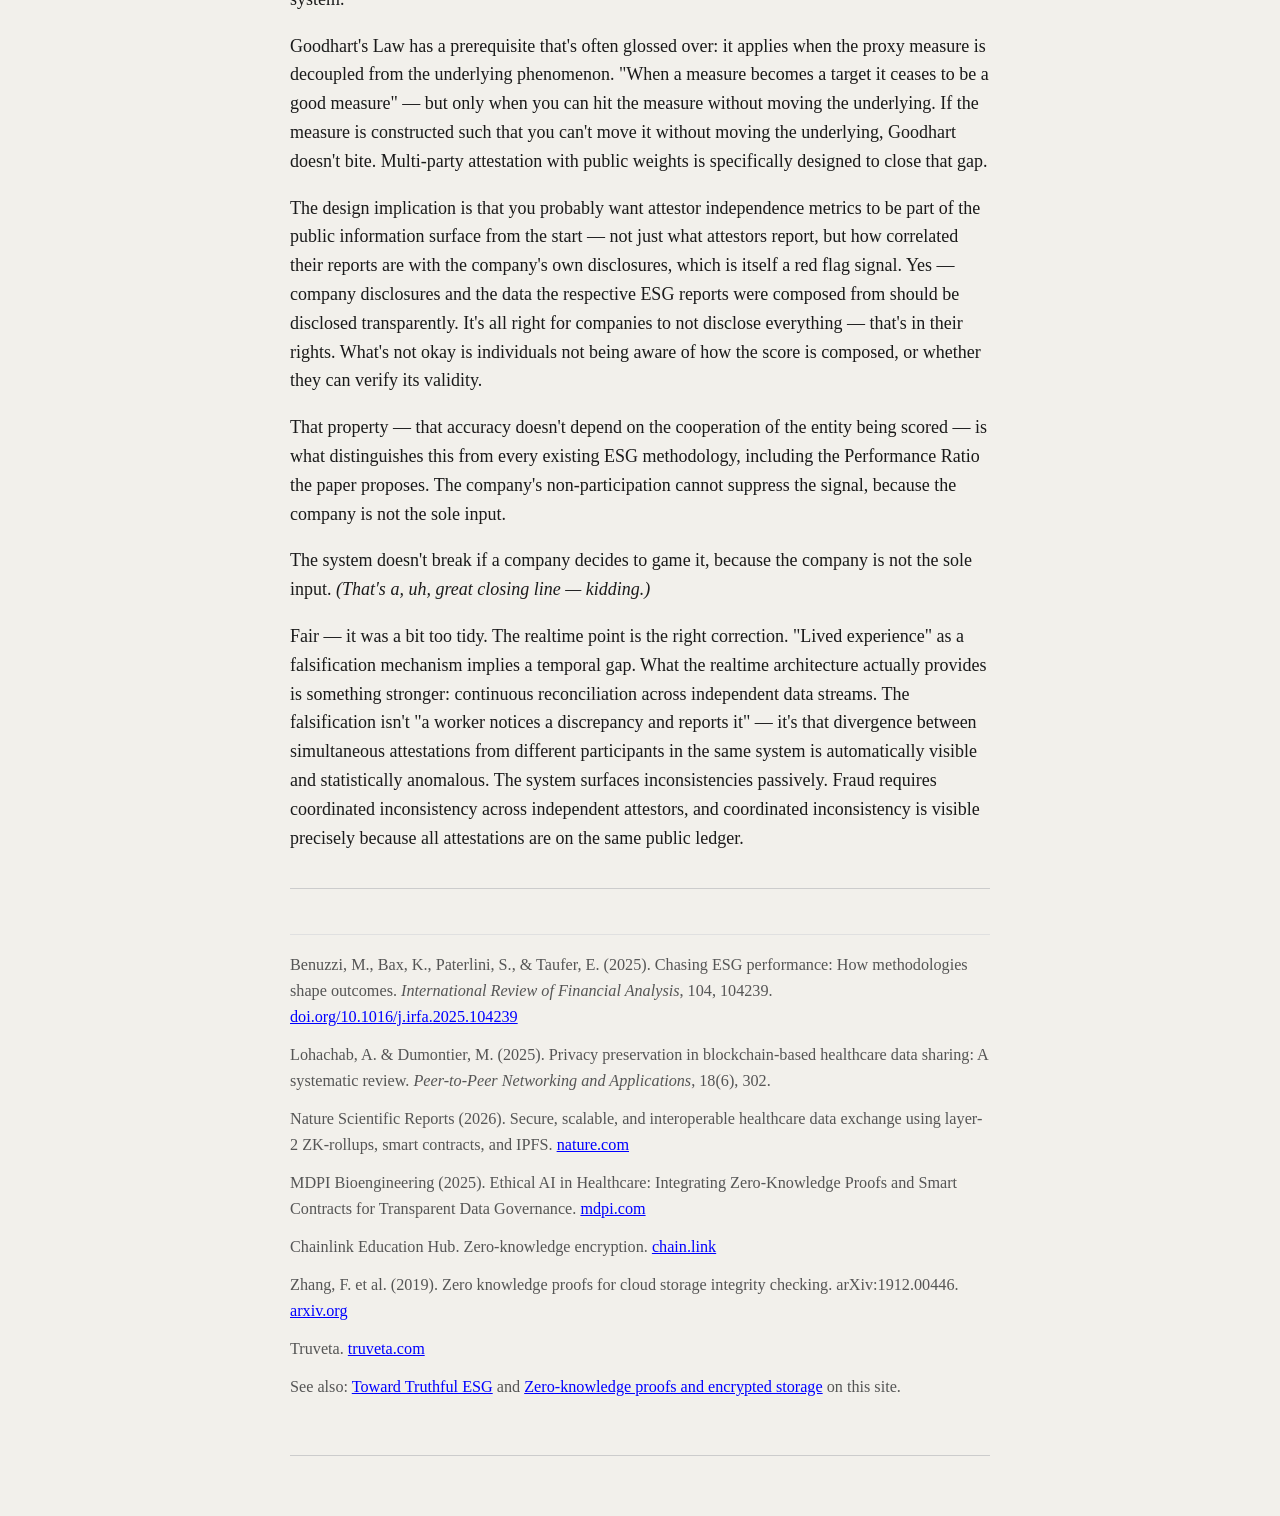
<file: musings/data-sovereignty.html>
<!DOCTYPE html>
<html lang="en">
<head>
  <meta charset="UTF-8" />
  <meta name="viewport" content="width=device-width, initial-scale=1.0" />
  <title>Data sovereignty, proof without disclosure</title>
  <link rel="stylesheet" href="../style.css" />
</head>
<body>

  <header>
    <p class="nav-back"><a href="../">&larr; musings</a></p>
    <h1 class="title">Data sovereignty, proof without disclosure</h1>
    <p class="subtitle">On healthcare records, ESG attestation, and the geometry of trust</p>
    <p class="date">2026-03</p>
  </header>

  <hr class="divider" />

  <main class="article">

    <p>
      Two problems that look unrelated share the same structure. In one, a patient wants researchers to use her health data
      without being able to identify her. In the other, an investor wants to know whether a company's sustainability score
      reflects what the company actually does, or just how well it has learned to fill out forms. Both problems are about
      the gap between a claim and the underlying reality — and about who gets to verify that gap is closed.
    </p>

    <p>
      Zero-knowledge proofs close that gap mathematically. Append-only multi-party ledgers close it institutionally.
      Neither is sufficient alone. Together, they describe something that does not yet exist at scale but is not far off:
      a world where sensitive data can be made useful without being made visible, and where composite scores can be made
      trustworthy without being made opaque.
    </p>

    <hr class="divider" />

    <h2>The proof primitive</h2>

    <p>
      Classical authentication proves knowledge of a secret by revealing it, or at least a transformation of it. A zero-knowledge
      proof does something stranger: it convinces a verifier that a statement is true while revealing nothing beyond that fact.
      Three properties are required simultaneously — <strong>completeness</strong> (true statements can always be proven),
      <strong>soundness</strong> (false statements cannot, except with probability approaching zero), and
      <strong>zero-knowledge</strong> (nothing leaks beyond validity).
    </p>

    <blockquote>
      <p>
        The cave intuition: a prover claims to know a secret passphrase that opens a door between two tunnels. The verifier
        waits outside, calls out which tunnel to exit from. The prover, knowing the passphrase, can always comply. After enough
        rounds, the probability of sustained lucky guessing is negligible — yet the verifier has learned nothing about the
        passphrase itself. Only: the prover almost certainly knows it.
      </p>
    </blockquote>

    <p>
      Interactive proofs like this are impractical for most deployed systems, so the field moved to non-interactive variants.
      <strong>zk-SNARKs</strong> collapse the challenge-response into a single message using cryptographic hash functions and
      a common reference string; they are succinct and fast to verify but often require a trusted setup whose secrecy must be
      maintained. <strong>zk-STARKs</strong> remove the trusted setup (transparent parameters, hence the T), are post-quantum
      resistant, and produce larger proofs. <strong>PLONK</strong> and related families offer universal setups reusable across
      different circuits. All three show up in Ethereum L2s, private transaction schemes like Zcash, and emerging identity
      infrastructure.
    </p>

    <p>
      Applied to storage, ZKPs handle the authentication layer: a provider can verify that you know a password without you
      transmitting it, and without the provider storing anything that could be stolen and replayed. The data layer is handled
      separately by client-side encryption — your files are encrypted before leaving your device, so the provider's servers
      hold ciphertext they cannot read regardless of legal compulsion or breach.
    </p>

    <hr class="divider" />

    <h2>Healthcare: the patient as prover</h2>

    <p>
      The healthcare application makes the power of ZKPs concrete. A researcher wants to know whether a patient cohort has
      undergone a specific treatment. Traditional approaches require either full record disclosure (too much) or institutional
      de-identification (imperfect, reversible, and not patient-controlled). A ZKP approach inverts this: the patient proves
      to the researcher that the relevant conditions are met — "I have undergone treatment X," "I satisfy criterion Y for
      this study" — without the researcher ever seeing the underlying record.
    </p>

    <p>
      The patient is the prover. The researcher is the verifier. What the researcher receives is a proof, not data. The
      proof is machine-verifiable and cryptographically binding. The record stays with the patient.
    </p>

    <p>
      Recent literature pairs this with permissioned blockchains for consent management: the patient's consent to share
      specific attributes is logged on-chain, revocable in real time, and auditable by regulators without exposing the
      underlying data. Off-chain encrypted storage (IPFS or similar) holds the actual records; the chain holds only hashes
      and consent state. Layer-2 rollups (zk-Rollups specifically) provide the throughput that health record systems require.
    </p>

    <h3>Truveta and the alternative model</h3>

    <p>
      Truveta's approach to the same problem is instructive precisely because it is different. They aggregate EHR data from
      over 130 million patients through institutional de-identification and data use agreements — not patient-verifiable
      cryptographic proofs. This works for aggregate analytics at scale: researchers get rich, representative cohorts without
      encountering individual records. The tradeoff is that patients have no cryptographic guarantee about how their data is
      used, and the de-identification process, however rigorous, is a statistical not a mathematical guarantee.
    </p>

    <p>
      Neither approach is universally better. Truveta's model is deployable today with existing infrastructure and regulatory
      frameworks. The ZKP model is closer to patient sovereignty in the fullest sense but requires infrastructure that is
      still maturing. The interesting question is whether they converge — whether patient-controlled cryptographic proofs
      become the interface through which aggregate analytics pipelines are fed, rather than a competing paradigm.
    </p>

    <hr class="divider" />

    <h2>ESG: the company as prover — and why that fails</h2>

    <p>
      The ESG problem is structurally similar but the prover is the wrong party. Under current methodology, the company
      proves to the rating agency that its practices meet certain standards — by self-reporting. The rating agency aggregates
      these self-reports, normalizes them against peers, and produces a score. The investor trusts the score.
    </p>

    <p>
      This is a three-party trust chain where the entity with the most to gain from favorable scores controls the primary
      input to those scores. The mathematical analogy is a prover who gets to write their own challenge. The proof is not
      zero-knowledge — it is not even a proof. It is a disclosure.
    </p>

    <p>
      Empirical research makes the consequences concrete. Benuzzi et al. (2025) decompose year-over-year ESG score changes
      into three components: a company's own changes in disclosed data (OC), changes in how peer companies disclose (PC),
      and the expansion of the rating universe as new firms enter the sample (NC). Across three sectors from 2012 to 2021,
      less than 45% of total absolute variation is attributable to OC. The remaining 55% is methodology artifact —
      the score moves because of who joined the universe or how peers shifted, not because of what the company did.
    </p>

    <p>
      The NC effect alone is striking: when smaller, less-disclosed firms enter the Refinitiv universe, they cluster at
      the bottom of the distribution, mechanically lifting all incumbents' percentile ranks. One machinery-sector company in
      the paper gained 17.2 points from this effect alone over nine years — points that had nothing to do with its
      actual environmental or social practices.
    </p>

    <blockquote>
      <p>
        A score that improved. Nothing else did.
      </p>
    </blockquote>

    <p>
      The Performance Ratio (PR) alternative proposed by Benuzzi et al. fixes the aggregation: under PR, scores move when
      a company's own values change, not when the peer universe shifts. But PR still accepts company self-disclosure as the
      input. The proof is cleaner; the prover is still the interested party.
    </p>

    <hr class="divider" />

    <h2>The architecture that follows</h2>

    <p>
      The structural fix is to change who supplies the data. Companies are not the parties with the most direct knowledge of
      their own sustainability practices — their workers are, their suppliers are, their energy providers are, the communities
      adjacent to their operations are. These parties have less incentive to distort and more direct observational access.
      Making them the attestors rather than passive subjects changes the information architecture entirely.
    </p>

    <p>
      An append-only public ledger is the record-keeping mechanism this requires. Not because blockchain is magical, but
      because the guarantee matters: no single administrator should be able to revise historical attestations after the fact.
      Refinitiv currently can, and does, revise historical ESG scores — the paper documents a five-year revision window.
      A ledger where writes are permanent and provenance is cryptographically attributable makes retroactive manipulation
      structurally impossible rather than merely prohibited.
    </p>

    <h3>On public weights</h3>

    <p>
      The usual objection to transparent scoring is that public weights invite gaming. If participants know that worker
      sentiment carries 15% weight, won't they optimize for the metric rather than the underlying reality?
    </p>

    <p>
      This concern is correct for single-source systems. In a company-controlled disclosure regime, the company can hit
      a metric without changing the underlying phenomenon — reframe a policy document, adjust a reporting boundary,
      commission a favorable audit. The measure and the reality decouple.
    </p>

    <p>
      In a multi-party attestation system, the concern inverts. Improving a worker sentiment score requires improving
      conditions workers actually experience, because workers are the ones reporting. There is no substitute for the
      underlying reality when the party with direct access to that reality is the one providing the proof. The gaming
      and the genuine improvement become indistinguishable — which is precisely the point.
    </p>

    <blockquote>
      <p>
        Public weights in a multi-party system don't enable gaming. They make the system's priorities legible.
        Workers who know their attestations carry real weight have a reason to attest carefully. Companies who know
        which dimensions matter have specific, verifiable targets to hit. The feedback loop runs in the right direction.
      </p>
    </blockquote>

    <h3>What the system does not require</h3>

    <p>
      It does not require full corporate transparency. A company need not disclose its energy procurement contracts
      if the utility is independently attesting to the delivered energy mix. Competitive confidentiality and score
      accuracy coexist because the information surface has multiple independent access points.
    </p>

    <p>
      It does not require perfect attestors. Individual workers will sometimes misreport; suppliers have their own
      incentives. The system's integrity rests on aggregate consistency across independent sources, not individual
      honesty. Coordinated misreporting across independent attestors is both expensive to maintain and structurally
      visible — divergence between simultaneous attestations is anomalous and detectable without anyone actively
      investigating. The system surfaces inconsistencies passively.
    </p>

    <p>
      It does not require resolving every methodological debate about what sustainability means. Weights are parameters
      subject to deliberation and empirical calibration. Multiple composite views of the same attestation data can coexist.
      What is non-negotiable is that the underlying record is public, the formula is auditable, and no single party
      controls either.
    </p>

    <hr class="divider" />

    <h2>The convergence</h2>

    <p>
      Healthcare and ESG are both cases where the entity whose behavior is being evaluated has historically controlled
      the primary evidentiary channel. Patients' health data flows through providers and insurers before it reaches
      researchers. Companies' sustainability data flows through their own disclosure teams before it reaches rating agencies.
      In both cases, the solution involves redistributing epistemic authority — giving the parties with direct observational
      access a mechanism to contribute that access to the record directly, without requiring the intermediary's cooperation
      or the subject's consent.
    </p>

    <p>
      Zero-knowledge proofs are the tool that makes this redistribution legible: they allow a claim to be verified without
      the underlying data being exposed. The append-only ledger is the infrastructure that makes it durable: it ensures
      the record of attestations cannot be quietly revised after the fact. Together they describe a class of systems where
      accuracy does not depend on the honesty of the most interested party.
    </p>

    <p>
      We are not there yet. The healthcare ZKP infrastructure is largely in research and pilots. The ESG multi-party
      attestation architecture exists as a proposal, not a deployed system. But the underlying mathematics is not speculative,
      the institutional logic is sound, and the failures of the current arrangements are well-documented. What remains,
      in both domains, is the institutional will to prefer accuracy over convenience — which is, historically, a lagging
      indicator.
    </p>

    <hr class="divider" />

    <h2>A note on method</h2>

    <p>
      The discussion that produced these notes moved between cloud storage tiers, ZKP mechanics, Truveta's data model,
      HIPAA constraints, ESG methodology critique, ledger design, and incentive theory — not as isolated topics but as
      facets of a single question about what it means to verify something without exposing it. The following exchange
      captures something of that texture.
    </p>

    <div class="dialogue">

      <div class="dialogue-turn dialogue-q">
        <p>
          Zero-knowledge options — these are pretty cool. Could we get a short description on how zero-knowledge circuits
          work in attesting the authenticity of the encapsulated data without "peering in"? Quite a powerful subfield.
          One application that comes to mind is sharing medical patient data with researchers — unsure if [Truveta is]
          utilizing zero-knowledge proofs as it might be a bit overkill for the business requirement, although it could
          be an interesting approach — a methodology by which patients can comfortably share their sensitive HIPAA data
          with researchers, potentially get paid for it, and sleep well knowing their information is not being utilized
          maliciously.
        </p>
      </div>

      <div class="dialogue-turn dialogue-a">
        <p>
          The key insight is that ZKPs replace brand-based promises with mathematical guarantees. You don't have to trust
          the provider to keep data safe — it is safe by virtue of the implementation. The authentication problem is subtle:
          the provider doesn't store your password, so how do they verify it's correct? Answer: a zero-knowledge proof lets
          the provider verify you know the key without requiring you to reveal it.
        </p>
      </div>

      <div class="dialogue-turn dialogue-q">
        <p>
          The proxy measure is decoupled from the underlying phenomenon — in this case, they're quite literally coupled.
          ESG reports and the participants in the system are interconnected in terms of outcomes. There is no benefit to
          participants to introduce negative outcomes to the system. They are incentivized to participate positively —
          reporting the truth, i.e., the point behind the ESG system.
        </p>
      </div>

      <div class="dialogue-turn dialogue-a">
        <p>
          Goodhart's Law has a prerequisite that's often glossed over: it applies when the proxy measure is decoupled from
          the underlying phenomenon. "When a measure becomes a target it ceases to be a good measure" — but only when you
          can hit the measure without moving the underlying. If the measure is constructed such that you can't move it
          without moving the underlying, Goodhart doesn't bite. Multi-party attestation with public weights is specifically
          designed to close that gap.
        </p>
      </div>

      <div class="dialogue-turn dialogue-q">
        <p>
          The design implication is that you probably want attestor independence metrics to be part of the public
          information surface from the start — not just what attestors report, but how correlated their reports are with
          the company's own disclosures, which is itself a red flag signal. Yes — company disclosures and the data the
          respective ESG reports were composed from should be disclosed transparently. It's all right for companies to
          not disclose everything — that's in their rights. What's not okay is individuals not being aware of how the
          score is composed, or whether they can verify its validity.
        </p>
      </div>

      <div class="dialogue-turn dialogue-a">
        <p>
          That property — that accuracy doesn't depend on the cooperation of the entity being scored — is what distinguishes
          this from every existing ESG methodology, including the Performance Ratio the paper proposes. The company's
          non-participation cannot suppress the signal, because the company is not the sole input.
        </p>
      </div>

      <div class="dialogue-turn dialogue-q">
        <p>
          The system doesn't break if a company decides to game it, because the company is not the sole input.
          <em>(That's a, uh, great closing line — kidding.)</em>
        </p>
      </div>

      <div class="dialogue-turn dialogue-a">
        <p>
          Fair — it was a bit too tidy. The realtime point is the right correction. "Lived experience" as a falsification
          mechanism implies a temporal gap. What the realtime architecture actually provides is something stronger: continuous
          reconciliation across independent data streams. The falsification isn't "a worker notices a discrepancy and reports
          it" — it's that divergence between simultaneous attestations from different participants in the same system is
          automatically visible and statistically anomalous. The system surfaces inconsistencies passively. Fraud requires
          coordinated inconsistency across independent attestors, and coordinated inconsistency is visible precisely because
          all attestations are on the same public ledger.
        </p>
      </div>

    </div>

    <hr class="divider" />

    <section class="sources-footnote" aria-label="Sources">
      <p>Benuzzi, M., Bax, K., Paterlini, S., &amp; Taufer, E. (2025). Chasing ESG performance: How methodologies shape outcomes. <em>International Review of Financial Analysis</em>, 104, 104239. <a href="https://doi.org/10.1016/j.irfa.2025.104239">doi.org/10.1016/j.irfa.2025.104239</a></p>
      <p>Lohachab, A. &amp; Dumontier, M. (2025). Privacy preservation in blockchain-based healthcare data sharing: A systematic review. <em>Peer-to-Peer Networking and Applications</em>, 18(6), 302.</p>
      <p>Nature Scientific Reports (2026). Secure, scalable, and interoperable healthcare data exchange using layer-2 ZK-rollups, smart contracts, and IPFS. <a href="https://www.nature.com/articles/s41598-026-35289-9">nature.com</a></p>
      <p>MDPI Bioengineering (2025). Ethical AI in Healthcare: Integrating Zero-Knowledge Proofs and Smart Contracts for Transparent Data Governance. <a href="https://www.mdpi.com/2306-5354/12/11/1236">mdpi.com</a></p>
      <p>Chainlink Education Hub. Zero-knowledge encryption. <a href="https://chain.link/education-hub/zero-knowledge-encryption">chain.link</a></p>
      <p>Zhang, F. et al. (2019). Zero knowledge proofs for cloud storage integrity checking. arXiv:1912.00446. <a href="https://arxiv.org/abs/1912.00446">arxiv.org</a></p>
      <p>Truveta. <a href="https://www.truveta.com/">truveta.com</a></p>
      <p>See also: <a href="esg-proposal.html">Toward Truthful ESG</a> and <a href="zero-knowledge-and-storage.html">Zero-knowledge proofs and encrypted storage</a> on this site.</p>
    </section>

  </main>

  <footer>
    <hr class="divider" />
    <p class="footer-note"></p>
  </footer>

  <script defer src="../assets/day-bg.js"></script>
</body>
</html>
</file>
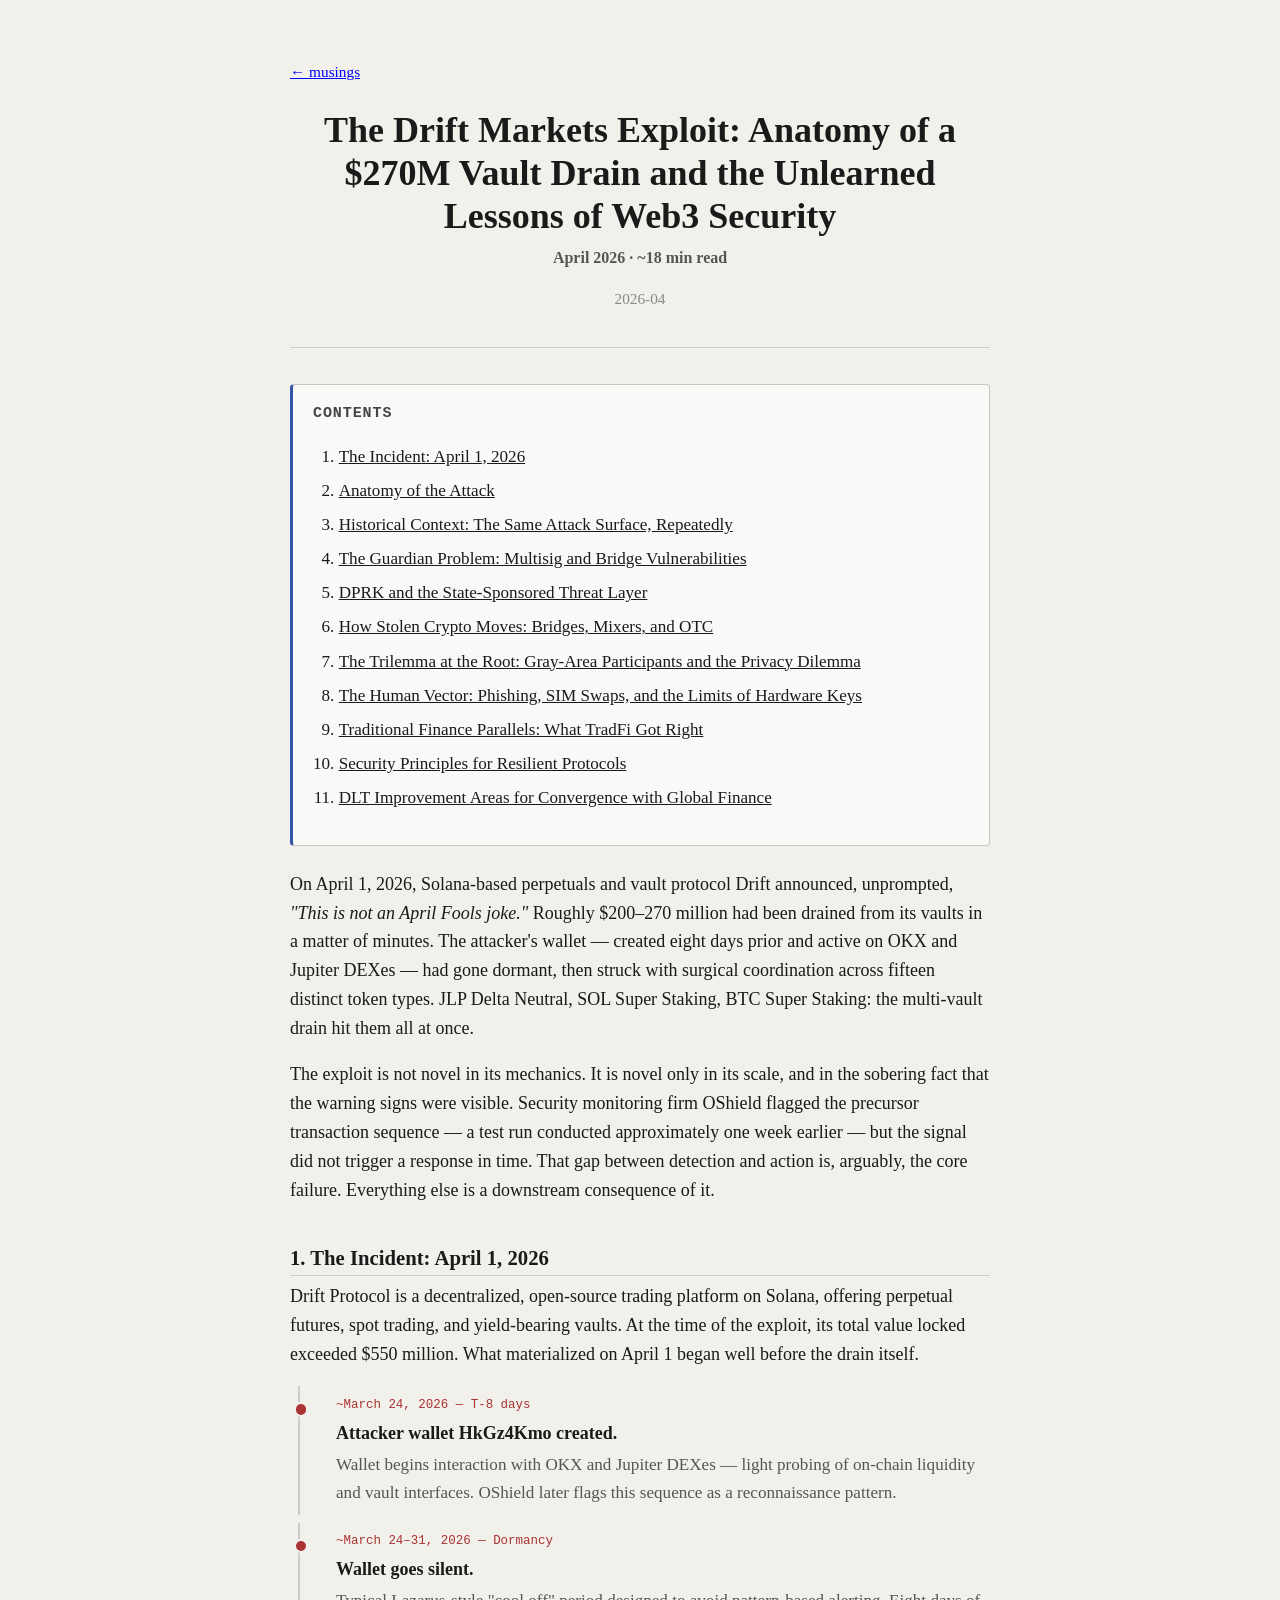
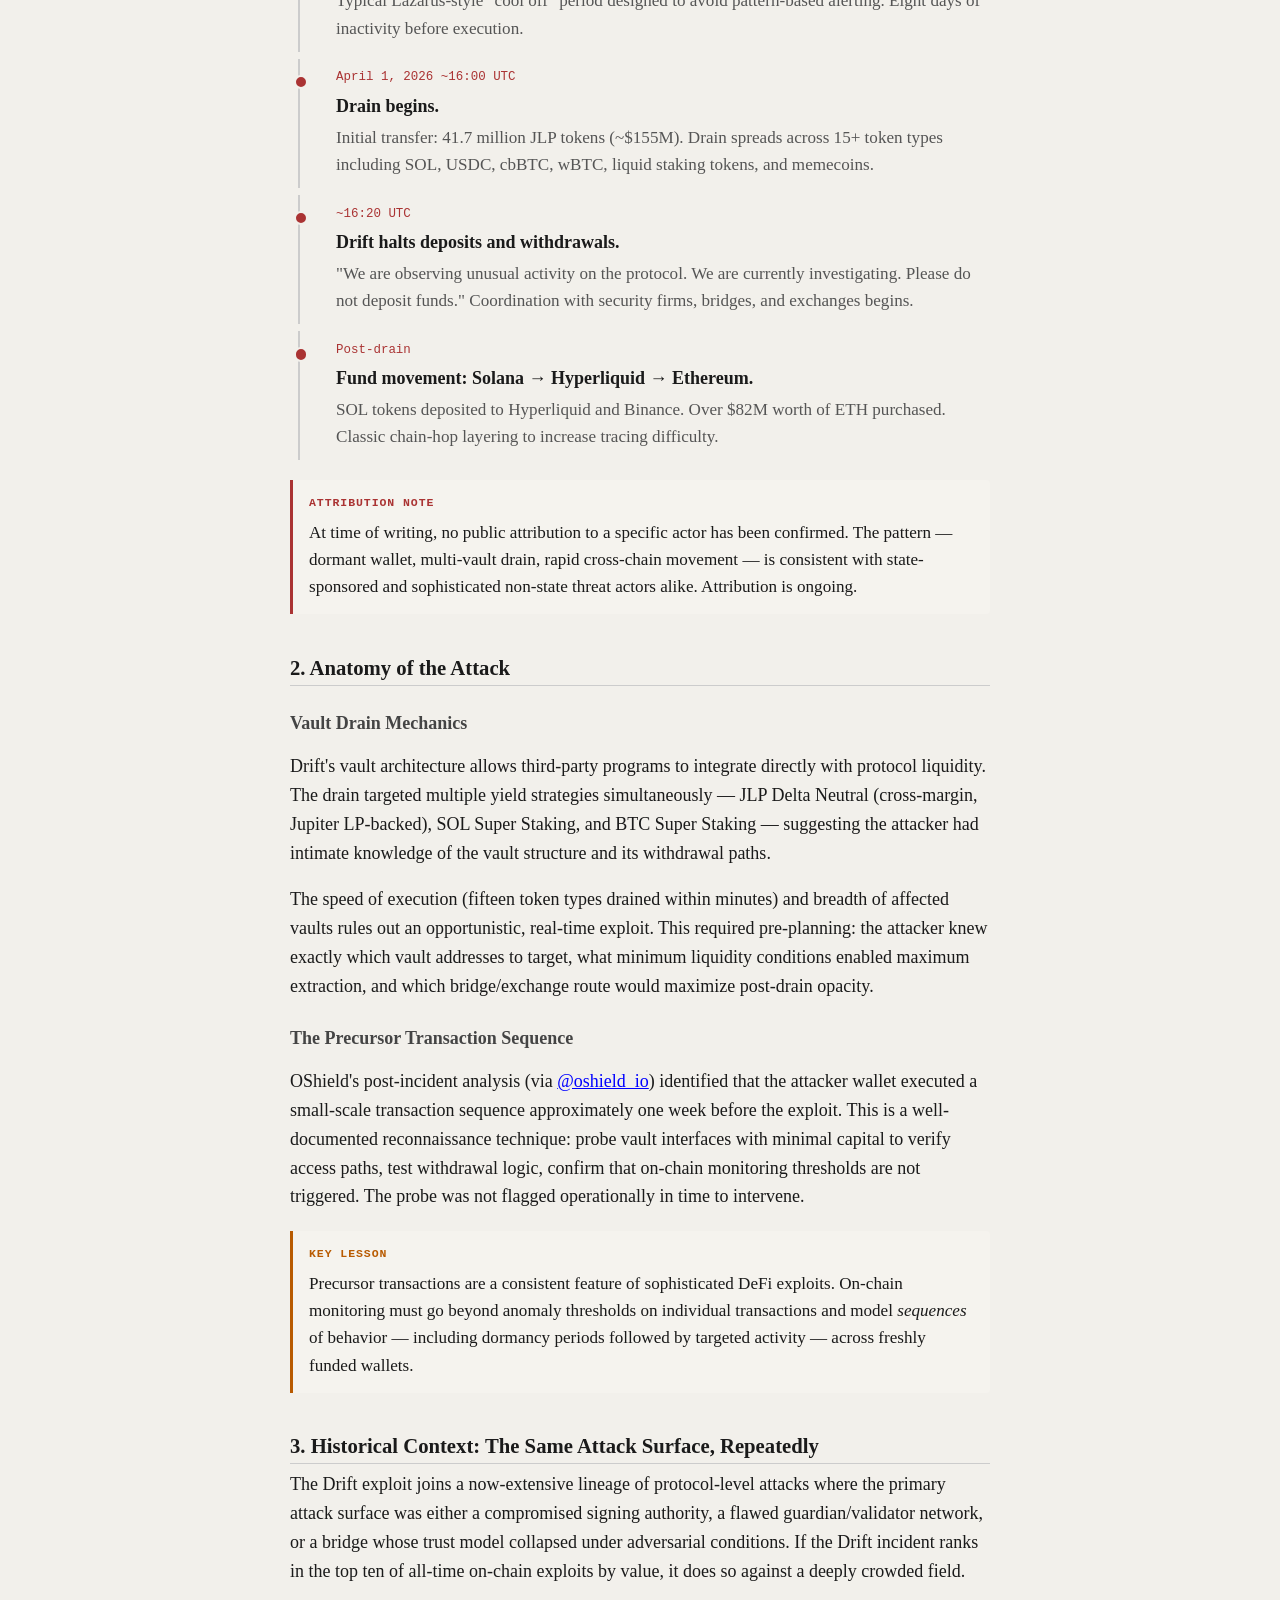
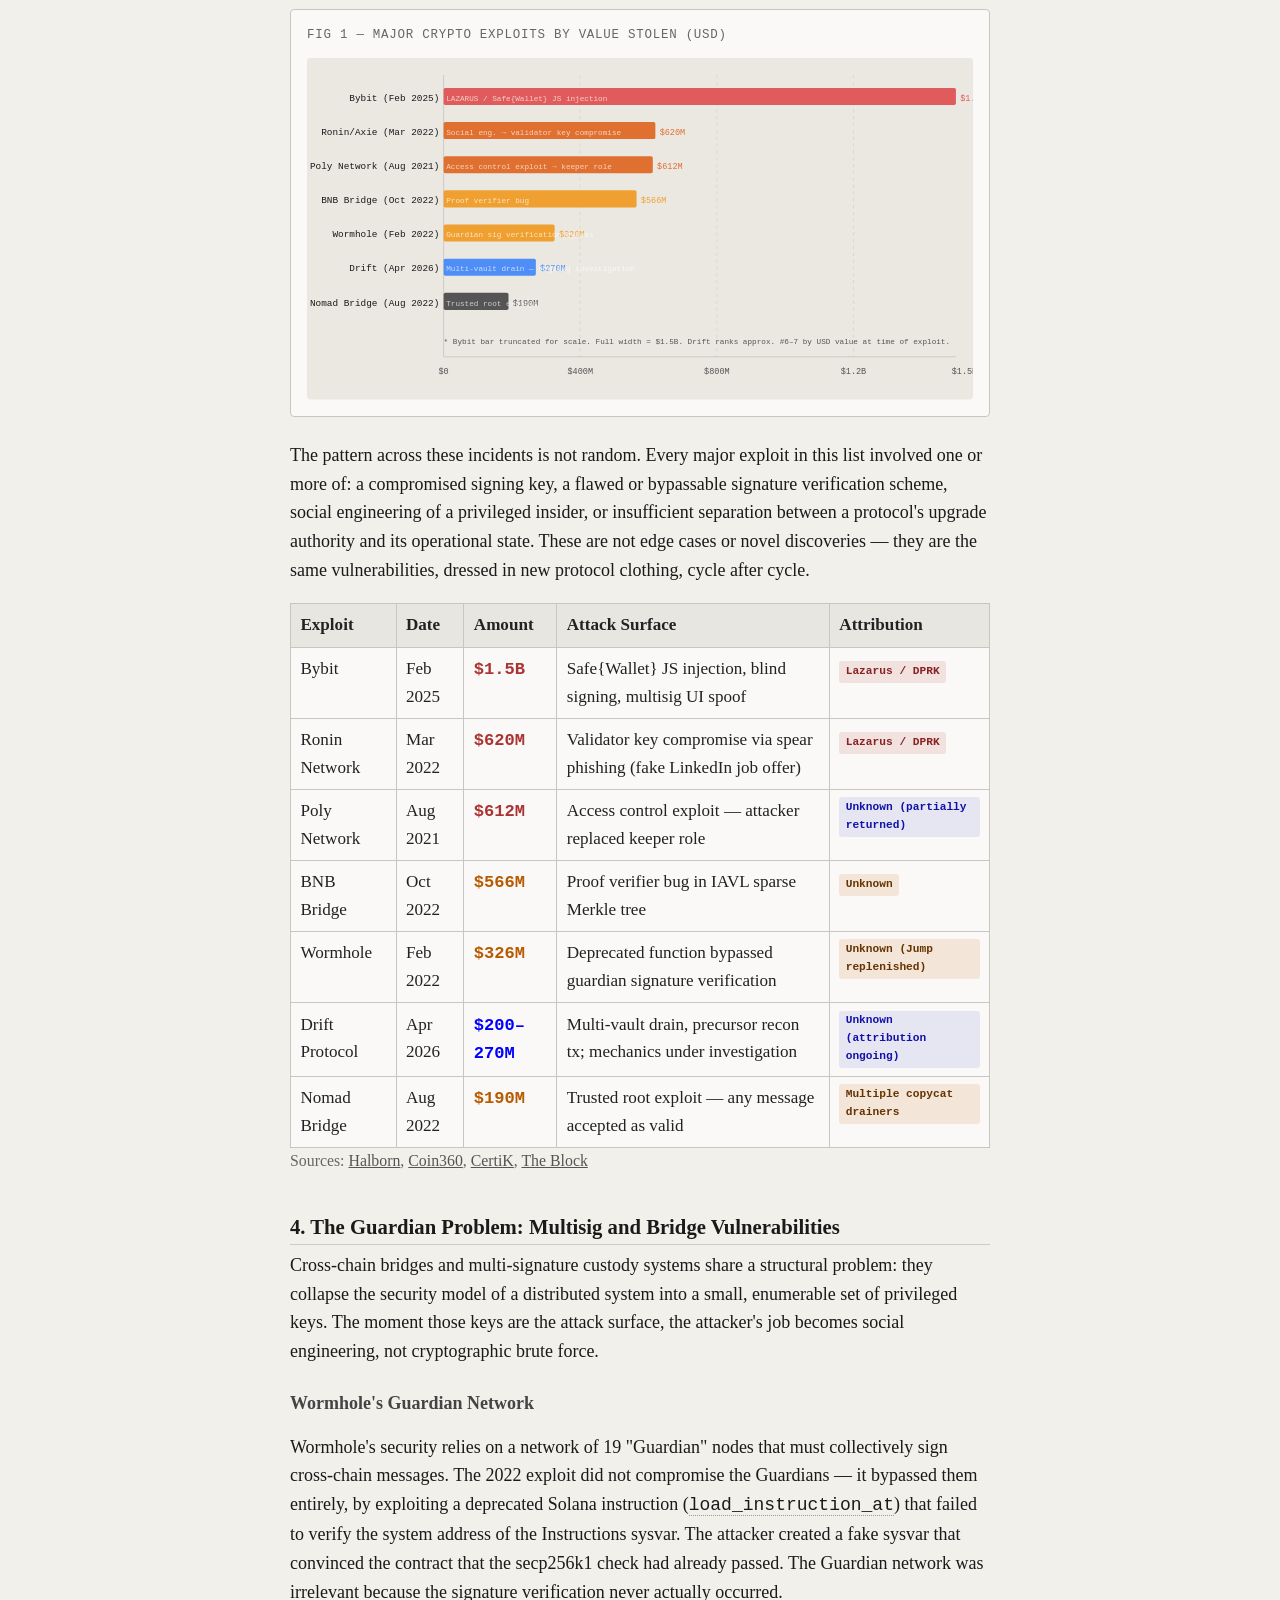
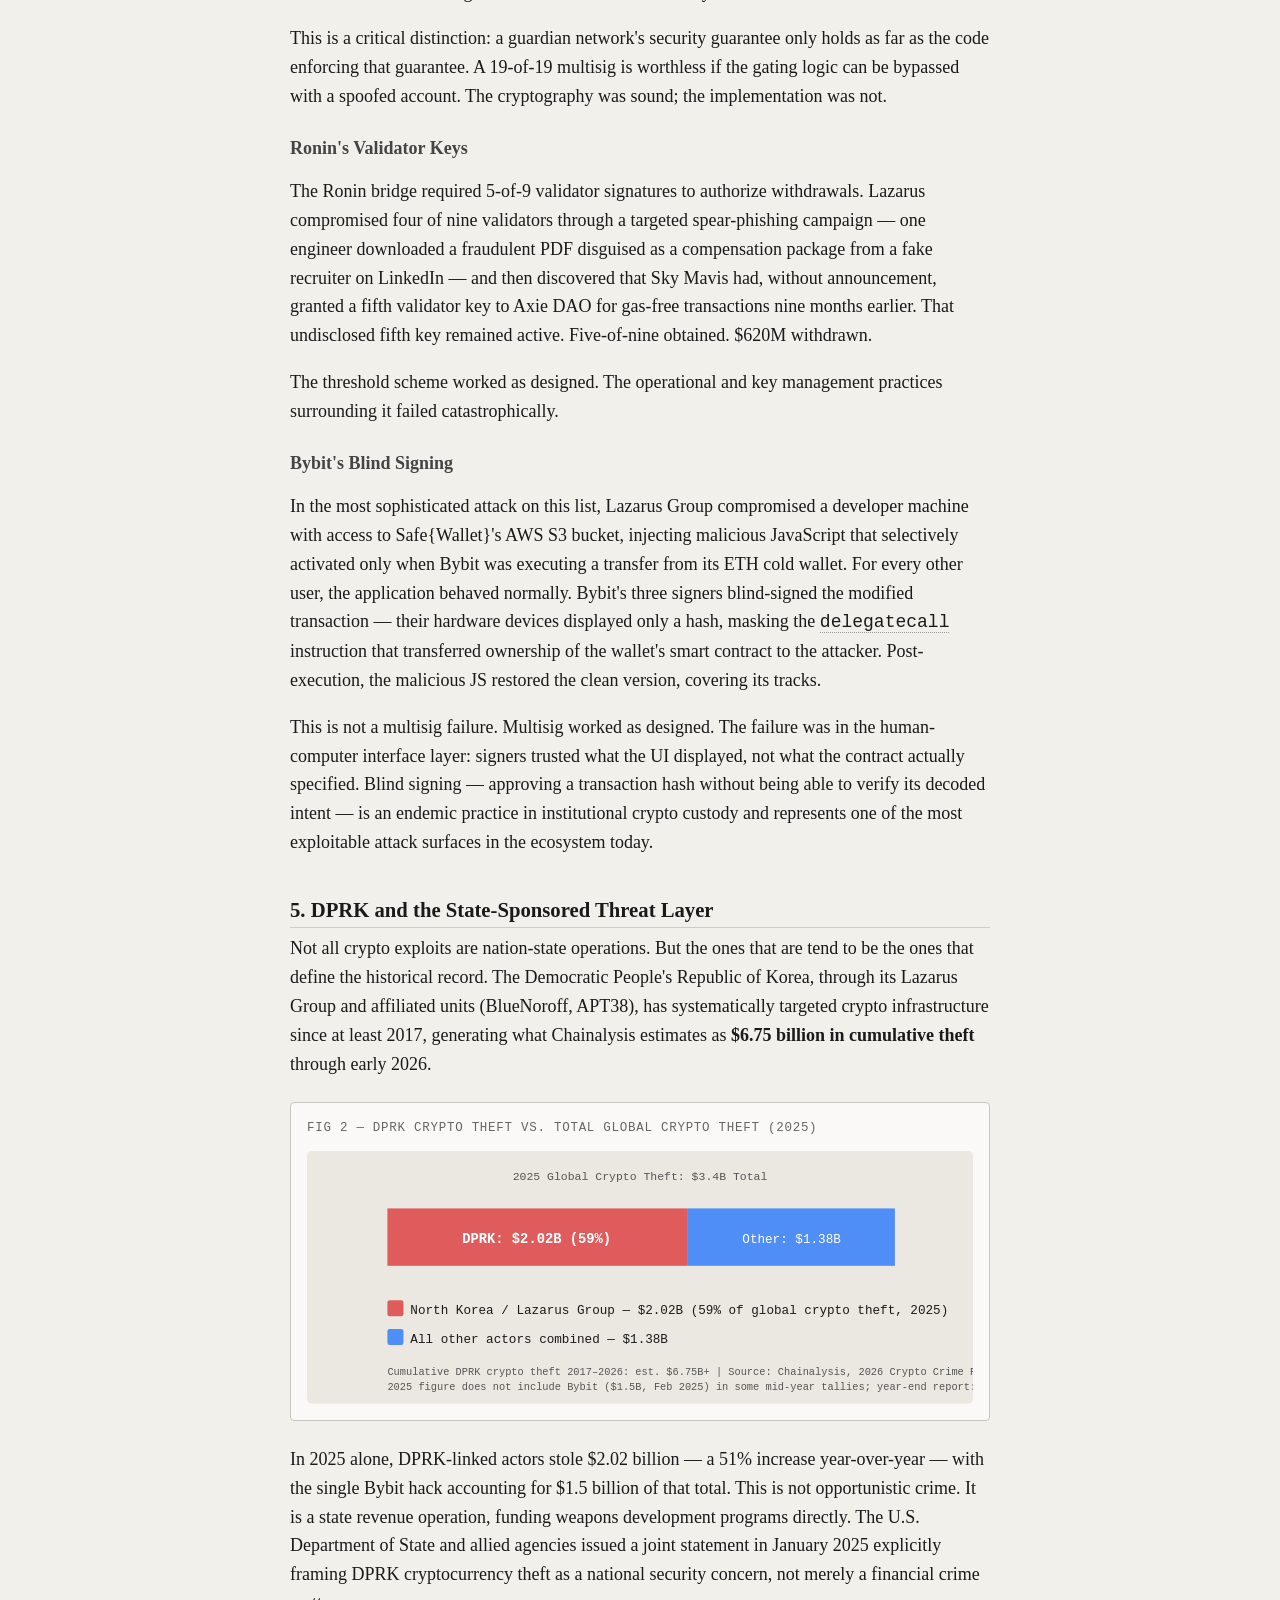
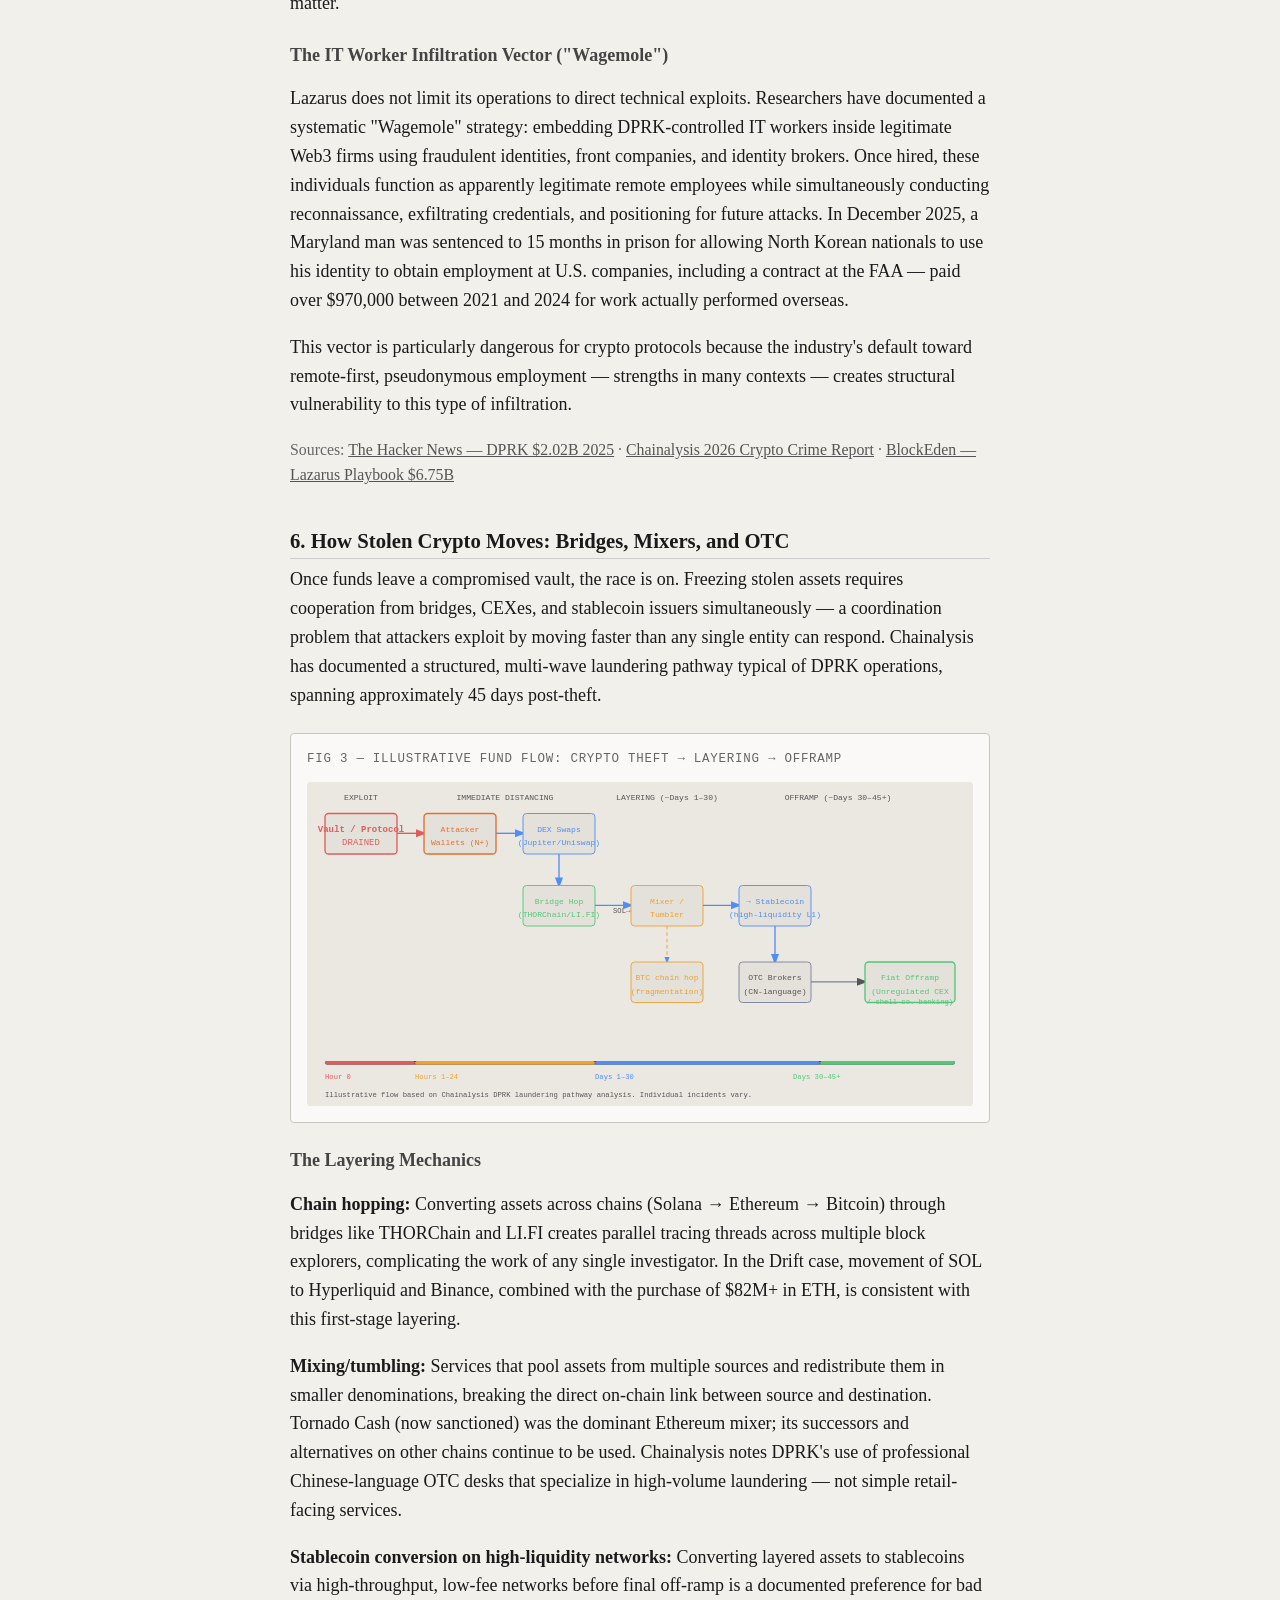
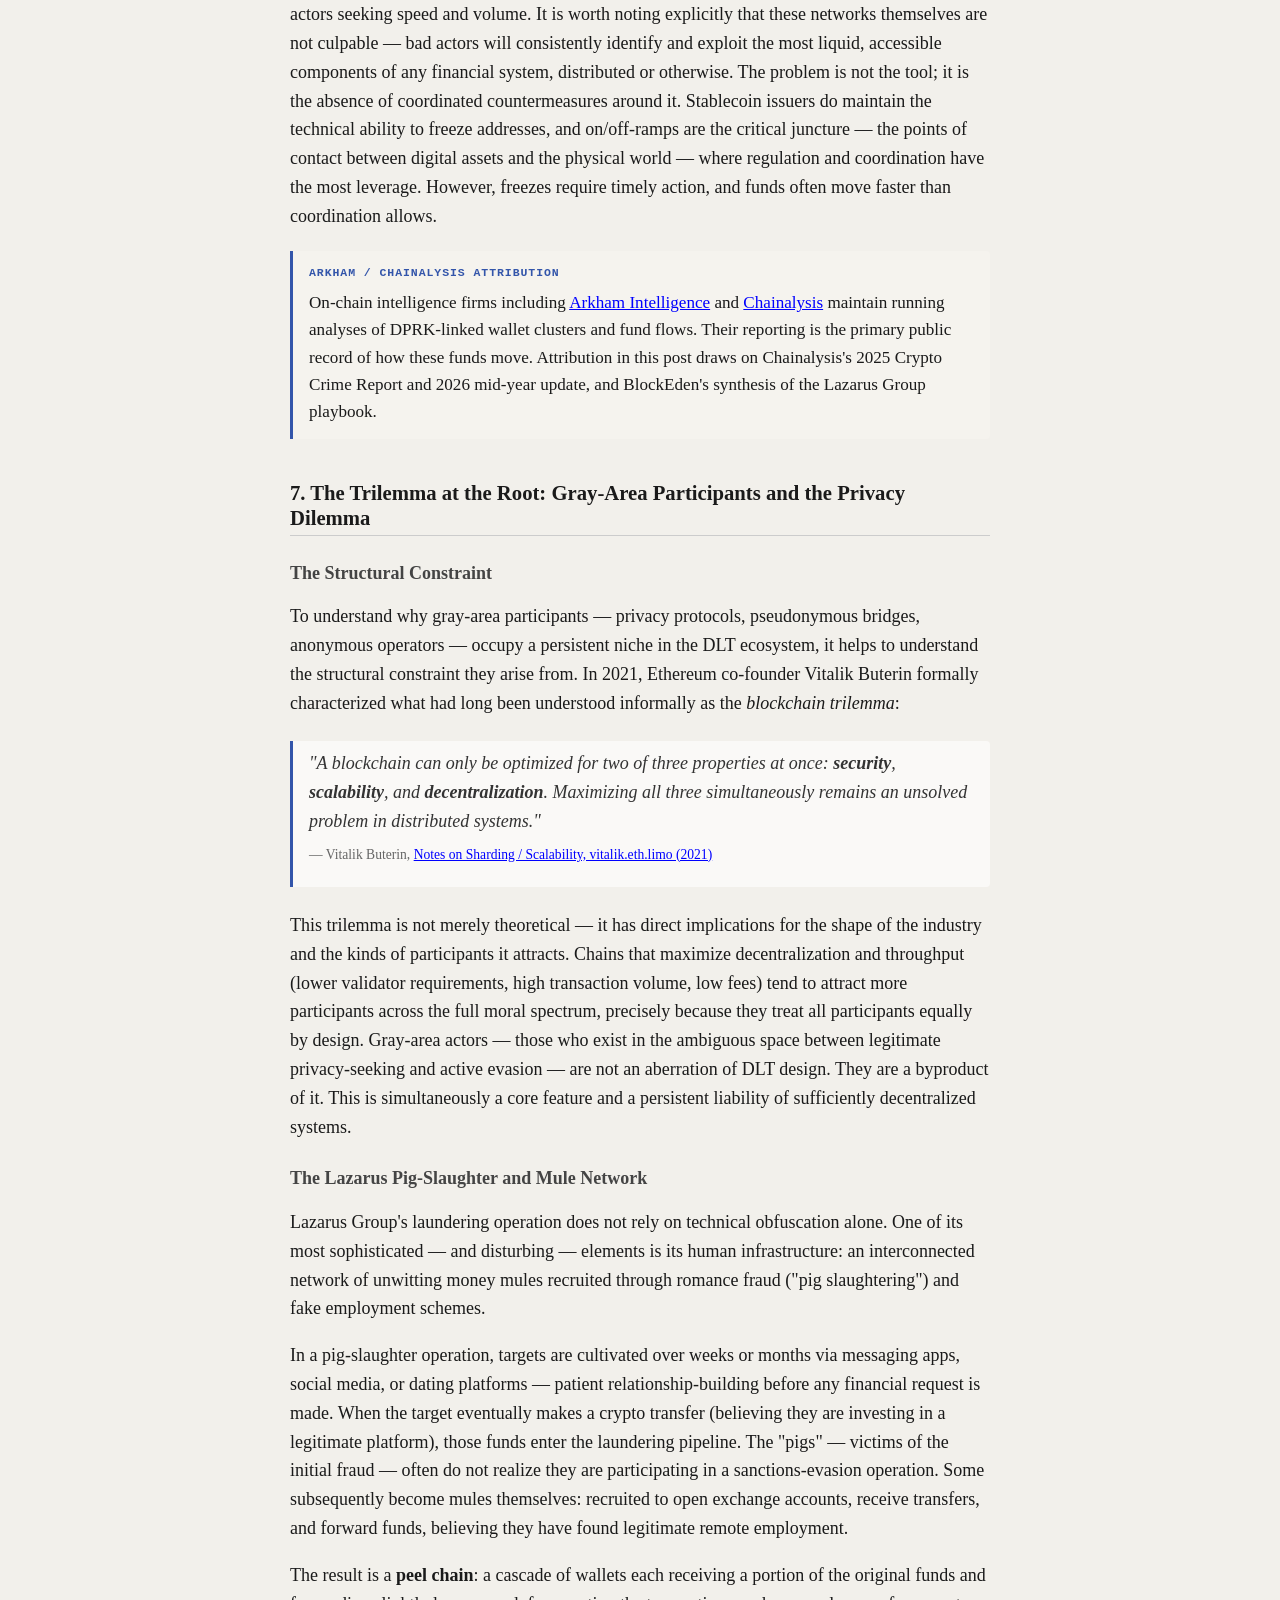
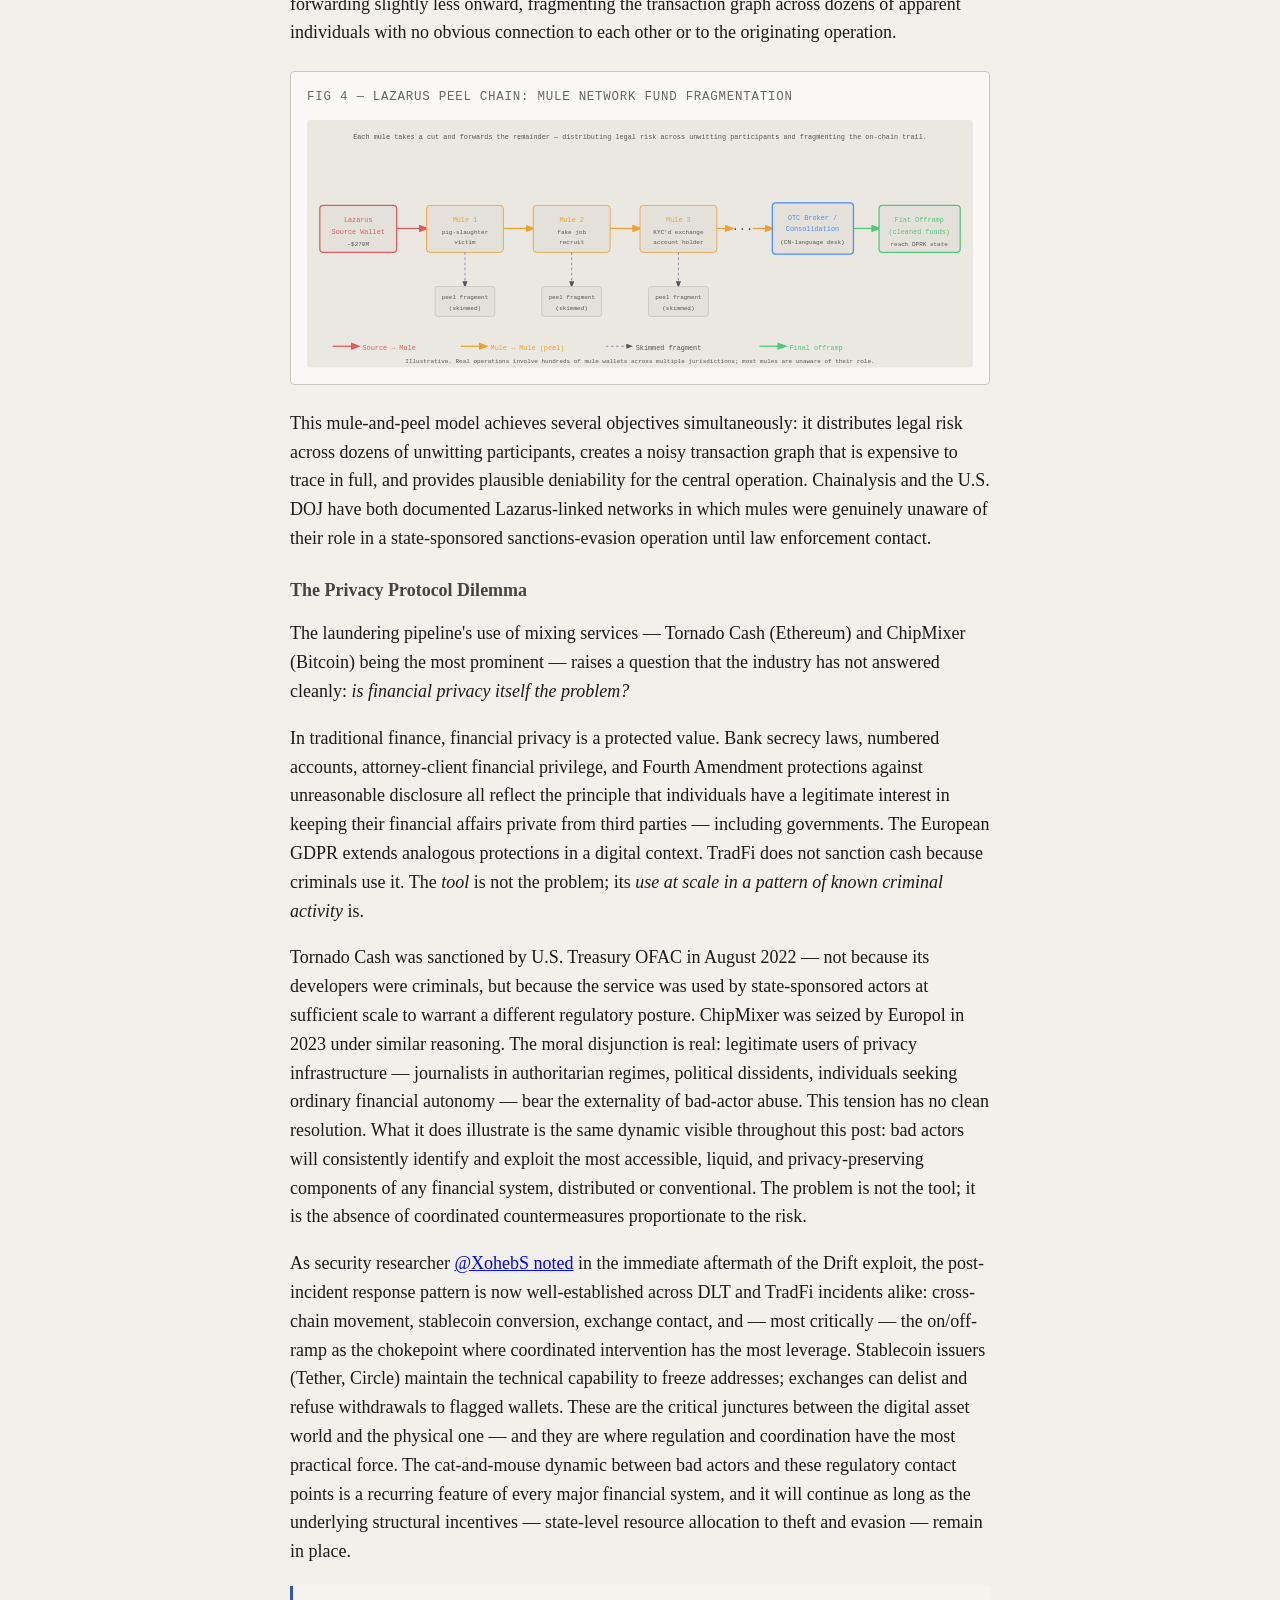
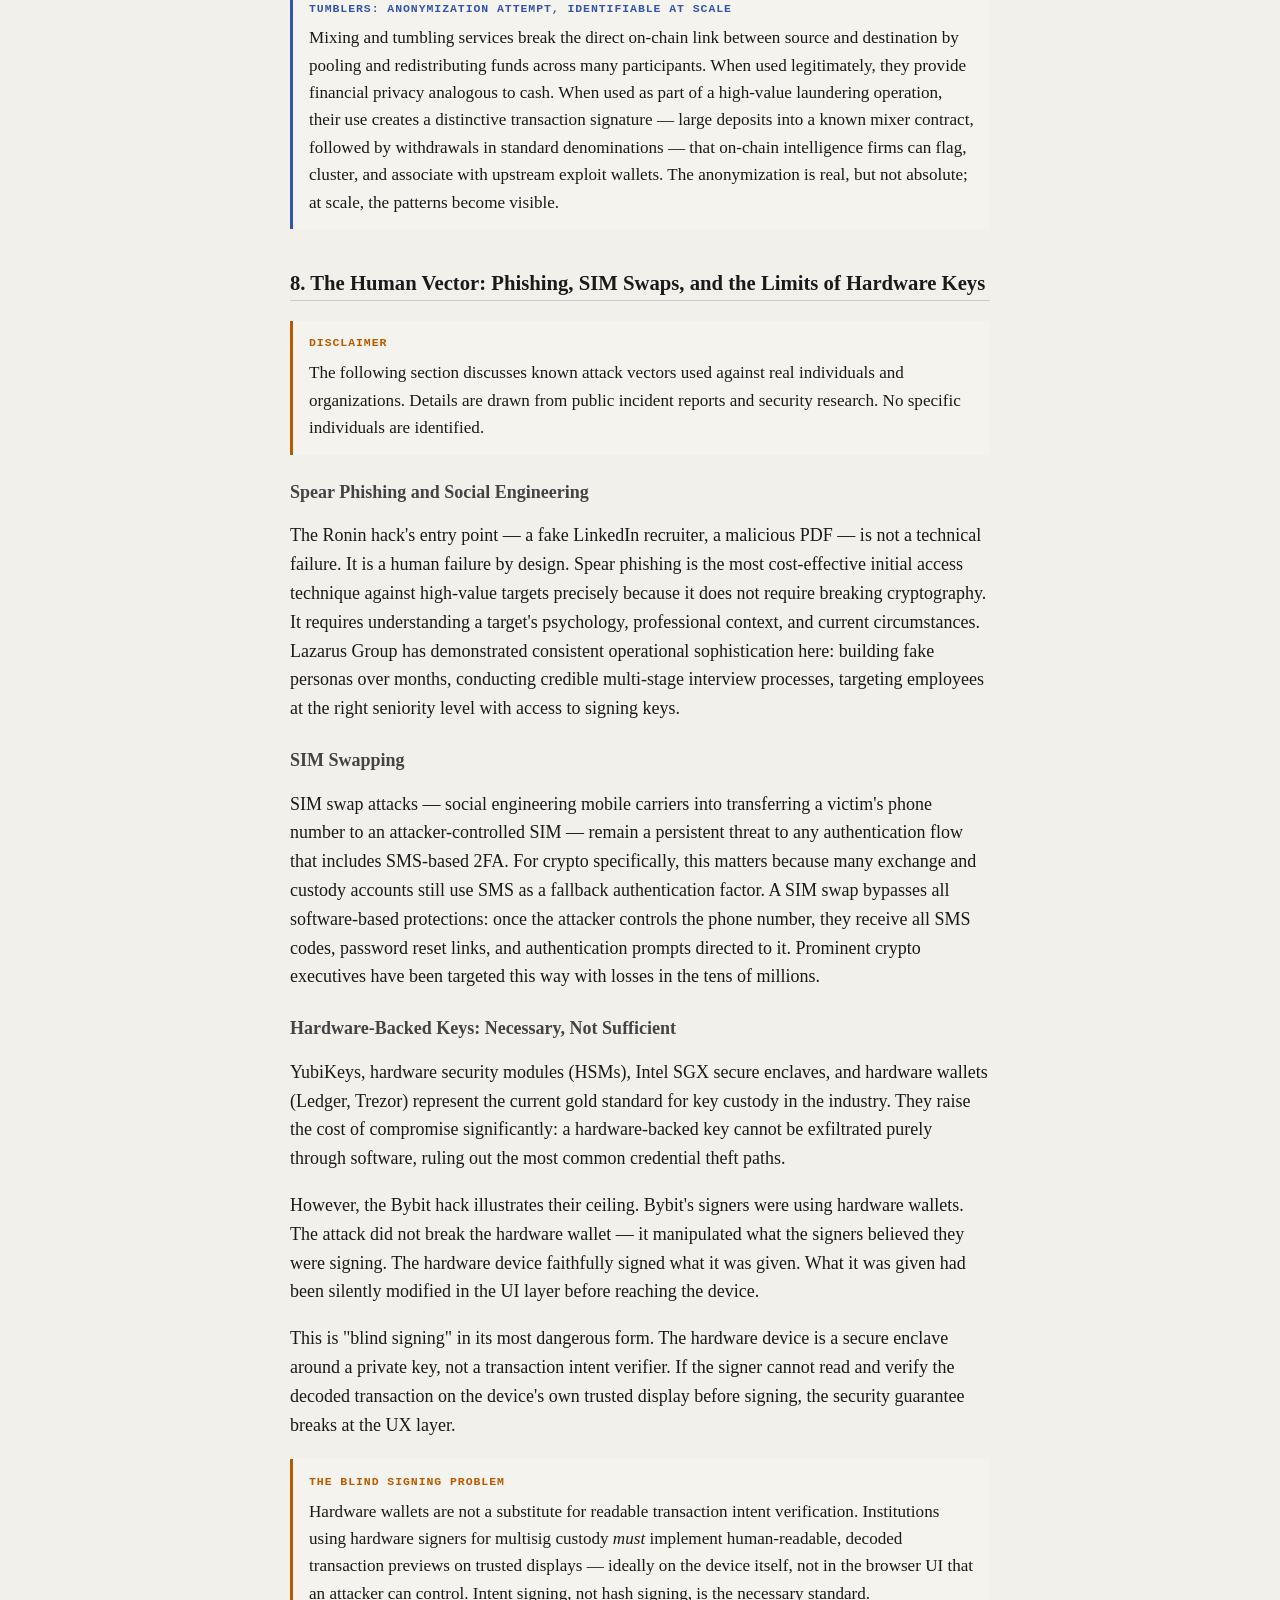
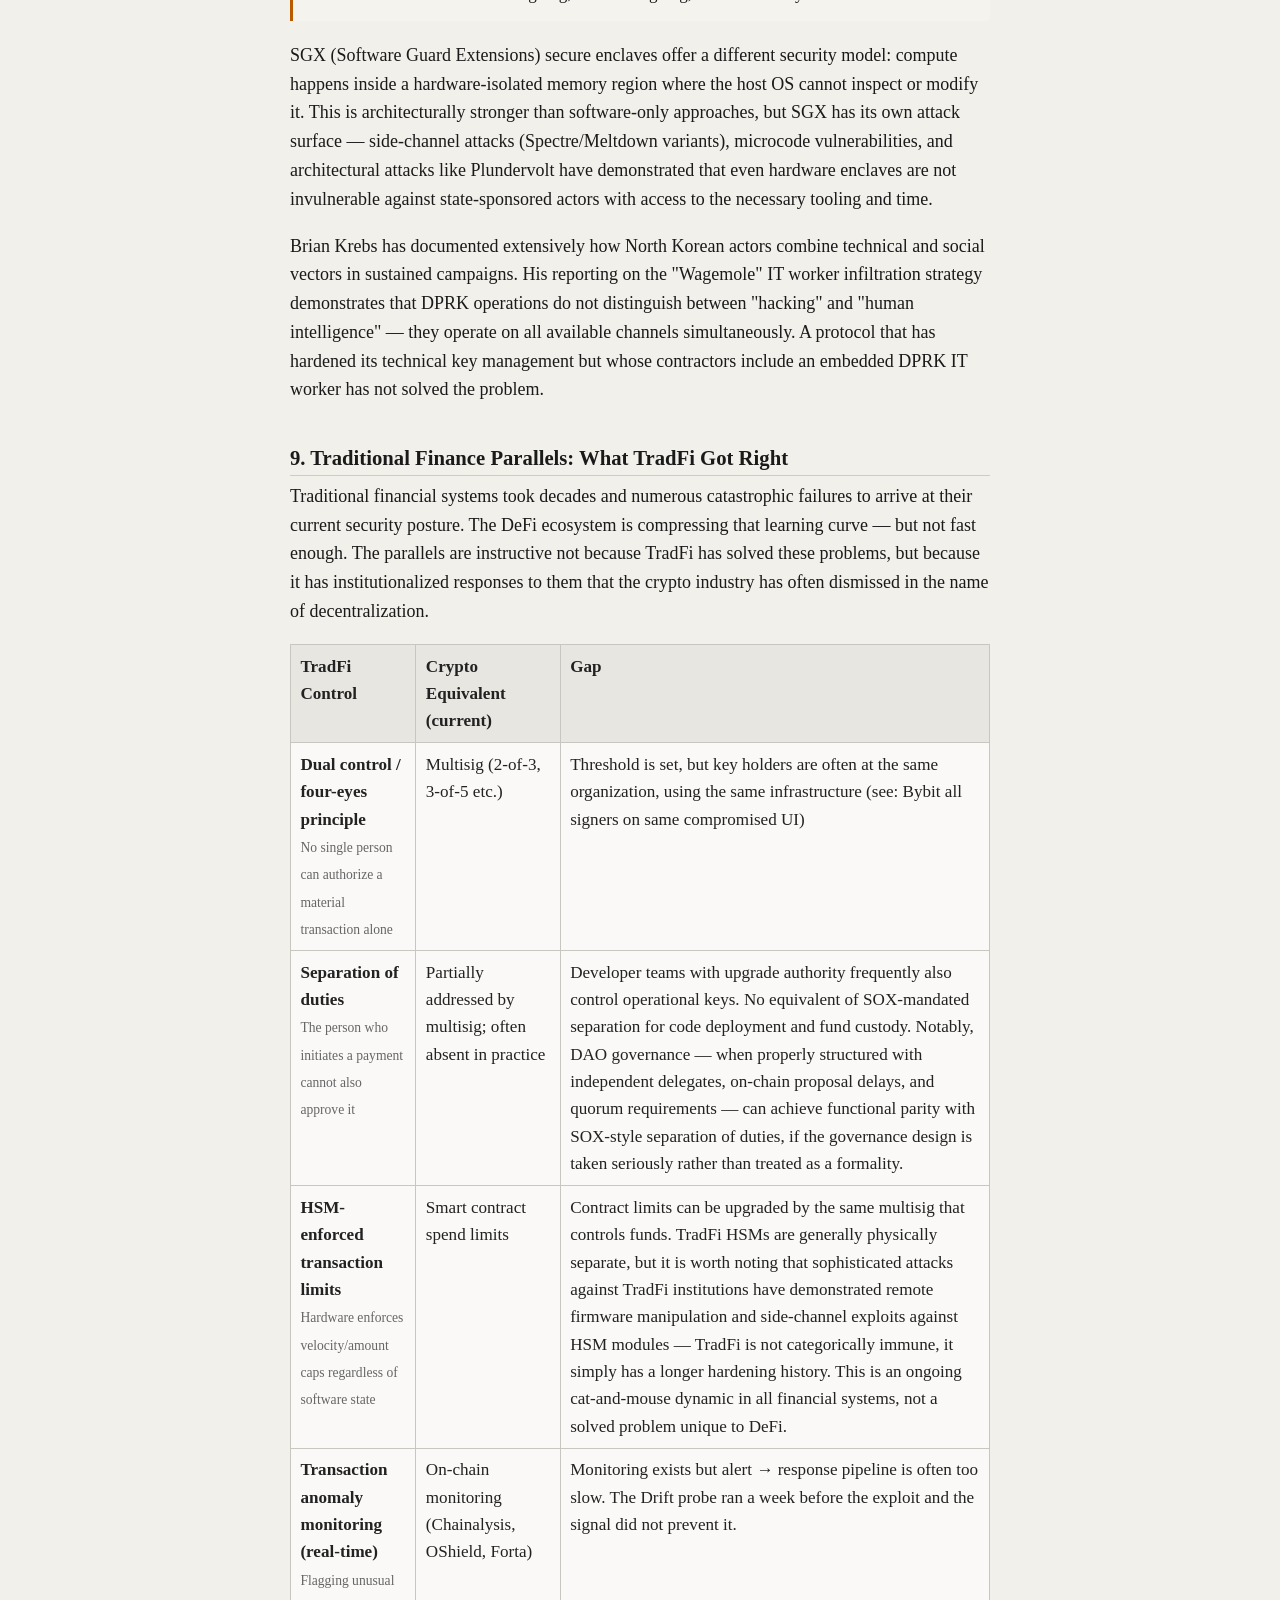
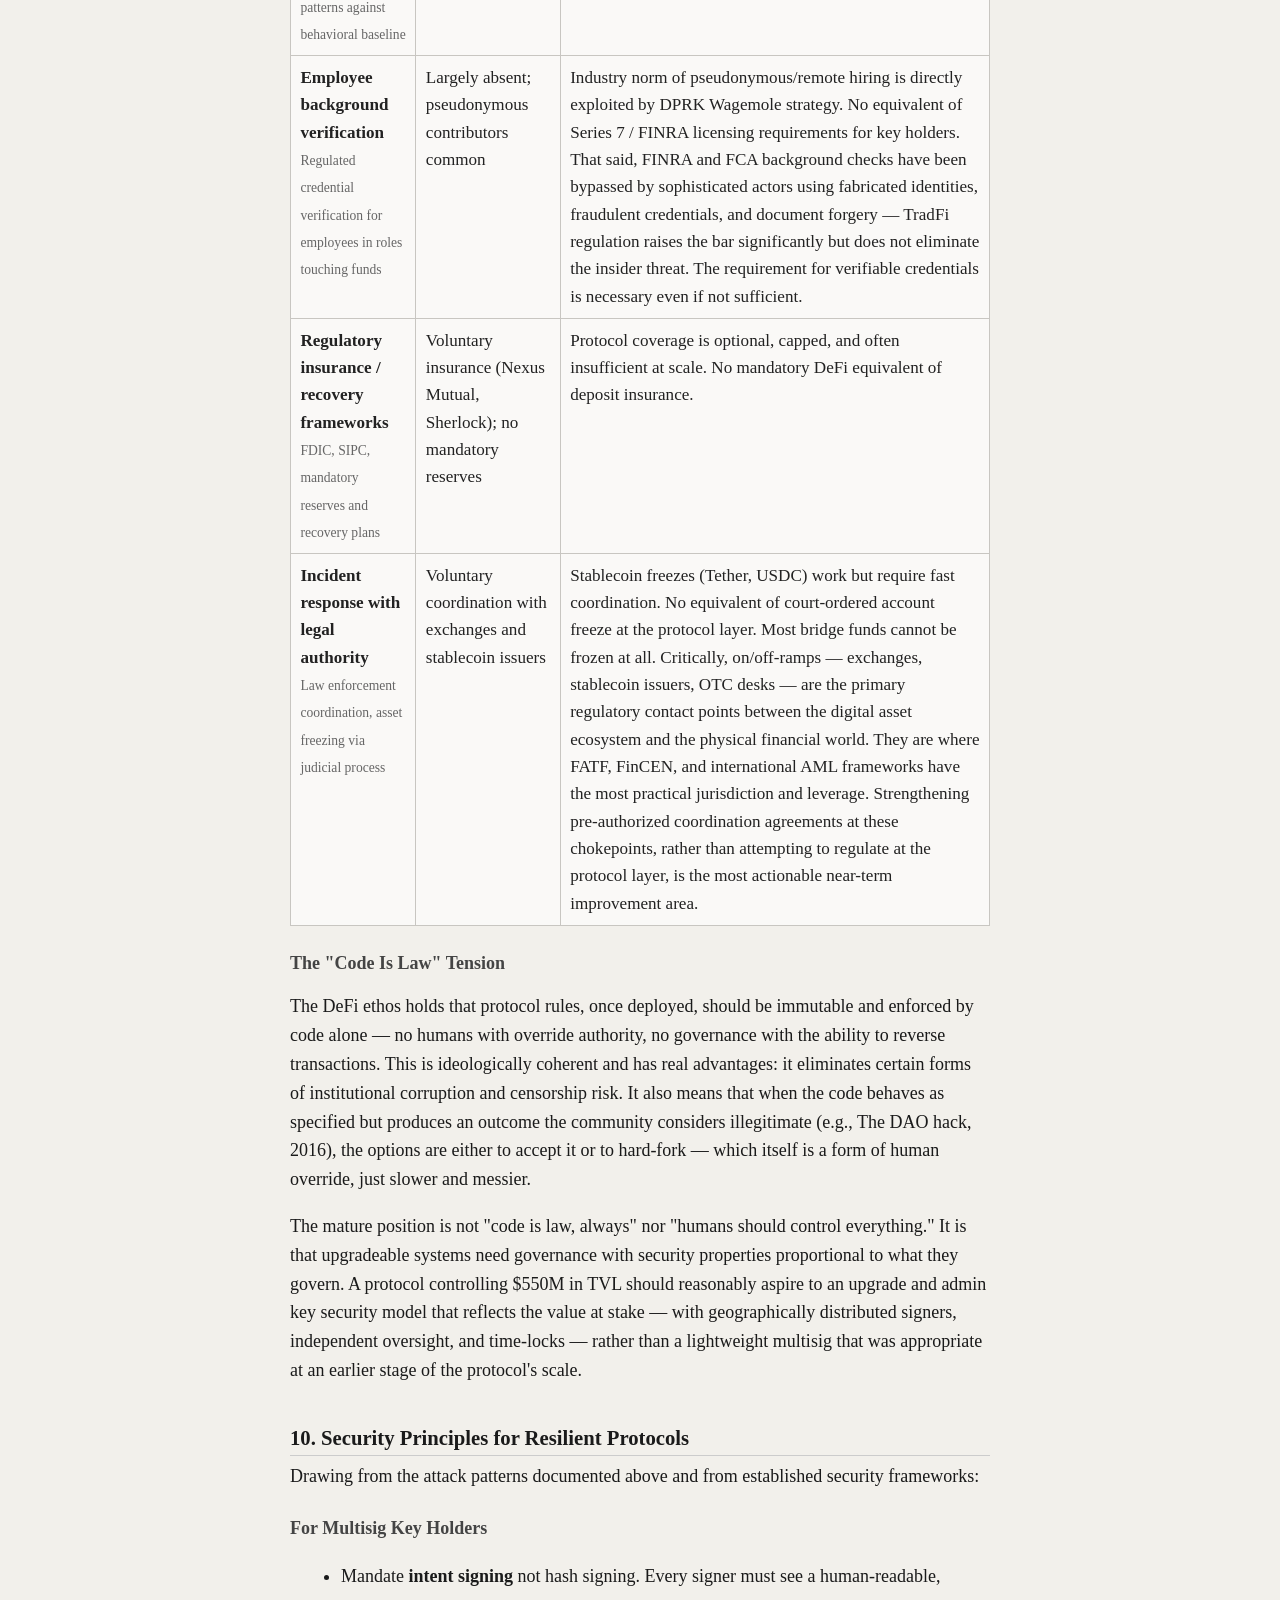
<file: musings/drift-exploit-post.html>
<!DOCTYPE html>
<html lang="en">
<head>
  <meta charset="UTF-8" />
  <meta name="viewport" content="width=device-width, initial-scale=1.0" />
  <title>The Drift Markets Exploit: Anatomy of a $270M Vault Drain and the Unlearned Lessons of Web3 Security</title>
  <link rel="stylesheet" href="../style.css" />
</head>
<body>

  <header>
    <p class="nav-back"><a href="../">&larr; musings</a></p>
    <h1 class="title">The Drift Markets Exploit: Anatomy of a $270M Vault Drain and the Unlearned Lessons of Web3 Security</h1>
    <p class="subtitle">April 2026 · ~18 min read</p>
    <p class="date">2026-04</p>
  </header>

  <hr class="divider" />

  <main class="article drift-exploit">

<div class="toc">
  <div class="toc-title">Contents</div>
  <ol>
    <li><a href="#incident">The Incident: April 1, 2026</a></li>
    <li><a href="#anatomy">Anatomy of the Attack</a></li>
    <li><a href="#history">Historical Context: The Same Attack Surface, Repeatedly</a></li>
    <li><a href="#multisig">The Guardian Problem: Multisig and Bridge Vulnerabilities</a></li>
    <li><a href="#dprk">DPRK and the State-Sponsored Threat Layer</a></li>
    <li><a href="#laundering">How Stolen Crypto Moves: Bridges, Mixers, and OTC</a></li>
    <li><a href="#trilemma">The Trilemma at the Root: Gray-Area Participants and the Privacy Dilemma</a></li>
    <li><a href="#phishing">The Human Vector: Phishing, SIM Swaps, and the Limits of Hardware Keys</a></li>
    <li><a href="#tradfi">Traditional Finance Parallels: What TradFi Got Right</a></li>
    <li><a href="#practices">Security Principles for Resilient Protocols</a></li>
    <li><a href="#dlt">DLT Improvement Areas for Convergence with Global Finance</a></li>
  </ol>
</div>

<p>
  On April 1, 2026, Solana-based perpetuals and vault protocol Drift announced, unprompted,
  <em>"This is not an April Fools joke."</em> Roughly $200–270 million had been drained from
  its vaults in a matter of minutes. The attacker's wallet — created eight days prior and active
  on OKX and Jupiter DEXes — had gone dormant, then struck with surgical coordination
  across fifteen distinct token types. JLP Delta Neutral, SOL Super Staking, BTC Super
  Staking: the multi-vault drain hit them all at once.
</p>

<p>
  The exploit is not novel in its mechanics. It is novel only in its scale, and in the sobering
  fact that the warning signs were visible. Security monitoring firm OShield flagged the
  precursor transaction sequence — a test run conducted approximately one week earlier — but
  the signal did not trigger a response in time. That gap between detection and action is, arguably,
  the core failure. Everything else is a downstream consequence of it.
</p>

<!-- ─────────────────────────────────────── -->
<h2 id="incident">1. The Incident: April 1, 2026</h2>

<p>
  Drift Protocol is a decentralized, open-source trading platform on Solana, offering
  perpetual futures, spot trading, and yield-bearing vaults. At the time of the exploit,
  its total value locked exceeded $550 million. What materialized on April 1 began well
  before the drain itself.
</p>

<ul class="timeline">
  <li>
    <div class="t-date">~March 24, 2026 — T-8 days</div>
    <div class="t-event">Attacker wallet HkGz4Kmo created.</div>
    <div class="t-detail">Wallet begins interaction with OKX and Jupiter DEXes — light probing of on-chain liquidity and vault interfaces. OShield later flags this sequence as a reconnaissance pattern.</div>
  </li>
  <li>
    <div class="t-date">~March 24–31, 2026 — Dormancy</div>
    <div class="t-event">Wallet goes silent.</div>
    <div class="t-detail">Typical Lazarus-style "cool off" period designed to avoid pattern-based alerting. Eight days of inactivity before execution.</div>
  </li>
  <li>
    <div class="t-date">April 1, 2026 ~16:00 UTC</div>
    <div class="t-event">Drain begins.</div>
    <div class="t-detail">Initial transfer: 41.7 million JLP tokens (~$155M). Drain spreads across 15+ token types including SOL, USDC, cbBTC, wBTC, liquid staking tokens, and memecoins.</div>
  </li>
  <li>
    <div class="t-date">~16:20 UTC</div>
    <div class="t-event">Drift halts deposits and withdrawals.</div>
    <div class="t-detail">"We are observing unusual activity on the protocol. We are currently investigating. Please do not deposit funds." Coordination with security firms, bridges, and exchanges begins.</div>
  </li>
  <li>
    <div class="t-date">Post-drain</div>
    <div class="t-event">Fund movement: Solana → Hyperliquid → Ethereum.</div>
    <div class="t-detail">SOL tokens deposited to Hyperliquid and Binance. Over $82M worth of ETH purchased. Classic chain-hop layering to increase tracing difficulty.</div>
  </li>
</ul>

<div class="callout danger">
  <div class="callout-label">Attribution Note</div>
  At time of writing, no public attribution to a specific actor has been confirmed. The pattern — dormant wallet, multi-vault drain, rapid cross-chain movement — is consistent with state-sponsored and sophisticated non-state threat actors alike. Attribution is ongoing.
</div>

<!-- ─────────────────────────────────────── -->
<h2 id="anatomy">2. Anatomy of the Attack</h2>

<h3>Vault Drain Mechanics</h3>
<p>
  Drift's vault architecture allows third-party programs to integrate directly with protocol
  liquidity. The drain targeted multiple yield strategies simultaneously — JLP Delta Neutral
  (cross-margin, Jupiter LP-backed), SOL Super Staking, and BTC Super Staking — suggesting
  the attacker had intimate knowledge of the vault structure and its withdrawal paths.
</p>
<p>
  The speed of execution (fifteen token types drained within minutes) and breadth of affected
  vaults rules out an opportunistic, real-time exploit. This required pre-planning: the attacker
  knew exactly which vault addresses to target, what minimum liquidity conditions enabled
  maximum extraction, and which bridge/exchange route would maximize post-drain opacity.
</p>

<h3>The Precursor Transaction Sequence</h3>
<p>
  OShield's post-incident analysis (via <a href="https://x.com/oshield_io/status/2039424933907059118" target="_blank">@oshield_io</a>)
  identified that the attacker wallet executed a small-scale transaction sequence approximately
  one week before the exploit. This is a well-documented reconnaissance technique:
  probe vault interfaces with minimal capital to verify access paths, test withdrawal logic,
  confirm that on-chain monitoring thresholds are not triggered. The probe was not flagged
  operationally in time to intervene.
</p>

<div class="callout warn">
  <div class="callout-label">Key Lesson</div>
  Precursor transactions are a consistent feature of sophisticated DeFi exploits. On-chain monitoring must go beyond anomaly thresholds on individual transactions and model <em>sequences</em> of behavior — including dormancy periods followed by targeted activity — across freshly funded wallets.
</div>

<!-- ─────────────────────────────────────── -->
<h2 id="history">3. Historical Context: The Same Attack Surface, Repeatedly</h2>

<p>
  The Drift exploit joins a now-extensive lineage of protocol-level attacks where the primary
  attack surface was either a compromised signing authority, a flawed guardian/validator
  network, or a bridge whose trust model collapsed under adversarial conditions. If the Drift
  incident ranks in the top ten of all-time on-chain exploits by value, it does so against
  a deeply crowded field.
</p>

<!-- SVG: Ranked Exploits Bar Chart -->
<div class="viz-wrap">
  <div class="viz-title">Fig 1 — Major Crypto Exploits by Value Stolen (USD)</div>
  <svg viewBox="0 0 780 400" xmlns="http://www.w3.org/2000/svg" class="viz-chart">
    <!-- Background -->
    <rect width="780" height="400" fill="#ebe8e2" rx="4"/>
    <!-- Grid lines -->
    <line x1="160" y1="20" x2="160" y2="350" stroke="#c8c6c1" stroke-width="1"/>
    <line x1="320" y1="20" x2="320" y2="350" stroke="#c8c6c1" stroke-width="0.5" stroke-dasharray="4,4"/>
    <line x1="480" y1="20" x2="480" y2="350" stroke="#c8c6c1" stroke-width="0.5" stroke-dasharray="4,4"/>
    <line x1="640" y1="20" x2="640" y2="350" stroke="#c8c6c1" stroke-width="0.5" stroke-dasharray="4,4"/>
    <!-- X axis labels -->
    <text x="160" y="370" fill="#555555" font-size="10" text-anchor="middle">$0</text>
    <text x="320" y="370" fill="#555555" font-size="10" text-anchor="middle">$400M</text>
    <text x="480" y="370" fill="#555555" font-size="10" text-anchor="middle">$800M</text>
    <text x="640" y="370" fill="#555555" font-size="10" text-anchor="middle">$1.2B</text>
    <text x="770" y="370" fill="#555555" font-size="10" text-anchor="middle">$1.5B</text>

    <!-- Bar data: scaled from 160 to 760 for $1.5B max → 600px range -->
    <!-- 1. Bybit $1.5B = 600px -->
    <text x="155" y="50" fill="#1a1a1a" font-size="11" text-anchor="end">Bybit (Feb 2025)</text>
    <rect x="160" y="35" width="600" height="20" fill="#e05c5c" rx="2"/>
    <text x="765" y="50" fill="#e05c5c" font-size="10">$1.5B</text>
    <text x="163" y="50" fill="rgba(255,255,255,0.7)" font-size="9">LAZARUS / Safe{Wallet} JS injection</text>

    <!-- 2. Ronin $620M = 248px -->
    <text x="155" y="90" fill="#1a1a1a" font-size="11" text-anchor="end">Ronin/Axie (Mar 2022)</text>
    <rect x="160" y="75" width="248" height="20" fill="#e07030" rx="2"/>
    <text x="413" y="90" fill="#e07030" font-size="10">  $620M</text>
    <text x="163" y="90" fill="rgba(255,255,255,0.7)" font-size="9">Social eng. → validator key compromise</text>

    <!-- 3. Poly Network $612M = 245px -->
    <text x="155" y="130" fill="#1a1a1a" font-size="11" text-anchor="end">Poly Network (Aug 2021)</text>
    <rect x="160" y="115" width="245" height="20" fill="#e07030" rx="2"/>
    <text x="410" y="130" fill="#e07030" font-size="10">  $612M</text>
    <text x="163" y="130" fill="rgba(255,255,255,0.7)" font-size="9">Access control exploit → keeper role</text>

    <!-- 4. BNB Bridge $566M = 226px -->
    <text x="155" y="170" fill="#1a1a1a" font-size="11" text-anchor="end">BNB Bridge (Oct 2022)</text>
    <rect x="160" y="155" width="226" height="20" fill="#f0a030" rx="2"/>
    <text x="391" y="170" fill="#f0a030" font-size="10">  $566M</text>
    <text x="163" y="170" fill="rgba(255,255,255,0.7)" font-size="9">Proof verifier bug</text>

    <!-- 5. Wormhole $326M = 130px -->
    <text x="155" y="210" fill="#1a1a1a" font-size="11" text-anchor="end">Wormhole (Feb 2022)</text>
    <rect x="160" y="195" width="130" height="20" fill="#f0a030" rx="2"/>
    <text x="295" y="210" fill="#f0a030" font-size="10">  $326M</text>
    <text x="163" y="210" fill="rgba(255,255,255,0.7)" font-size="9">Guardian sig verification bypass</text>

    <!-- 6. Drift $270M = 108px -->
    <text x="155" y="250" fill="#1a1a1a" font-size="11" text-anchor="end">Drift (Apr 2026)</text>
    <rect x="160" y="235" width="108" height="20" fill="#4f8ef7" rx="2"/>
    <text x="273" y="250" fill="#4f8ef7" font-size="10">  $270M</text>
    <text x="163" y="250" fill="rgba(255,255,255,0.7)" font-size="9">Multi-vault drain — ongoing investigation</text>

    <!-- 7. Nomad $190M = 76px -->
    <text x="155" y="290" fill="#1a1a1a" font-size="11" text-anchor="end">Nomad Bridge (Aug 2022)</text>
    <rect x="160" y="275" width="76" height="20" fill="#555555" rx="2"/>
    <text x="241" y="290" fill="#555555" font-size="10">  $190M</text>
    <text x="163" y="290" fill="rgba(255,255,255,0.7)" font-size="9">Trusted root exploit</text>

    <!-- 8. Bybit note -->
    <text x="160" y="335" fill="#555555" font-size="9">* Bybit bar truncated for scale. Full width = $1.5B. Drift ranks approx. #6–7 by USD value at time of exploit.</text>
    <line x1="160" y1="350" x2="760" y2="350" stroke="#c8c6c1" stroke-width="1"/>
  </svg>
</div>

<p>
  The pattern across these incidents is not random. Every major exploit in this list involved
  one or more of: a compromised signing key, a flawed or bypassable signature verification
  scheme, social engineering of a privileged insider, or insufficient separation between a
  protocol's upgrade authority and its operational state. These are not edge cases or novel
  discoveries — they are the same vulnerabilities, dressed in new protocol clothing, cycle after cycle.
</p>

<table>
  <thead>
    <tr>
      <th>Exploit</th>
      <th>Date</th>
      <th>Amount</th>
      <th>Attack Surface</th>
      <th>Attribution</th>
    </tr>
  </thead>
  <tbody>
    <tr>
      <td>Bybit</td>
      <td>Feb 2025</td>
      <td><span class="amt red">$1.5B</span></td>
      <td>Safe{Wallet} JS injection, blind signing, multisig UI spoof</td>
      <td><span class="badge badge-red">Lazarus / DPRK</span></td>
    </tr>
    <tr>
      <td>Ronin Network</td>
      <td>Mar 2022</td>
      <td><span class="amt red">$620M</span></td>
      <td>Validator key compromise via spear phishing (fake LinkedIn job offer)</td>
      <td><span class="badge badge-red">Lazarus / DPRK</span></td>
    </tr>
    <tr>
      <td>Poly Network</td>
      <td>Aug 2021</td>
      <td><span class="amt red">$612M</span></td>
      <td>Access control exploit — attacker replaced keeper role</td>
      <td><span class="badge badge-blue">Unknown (partially returned)</span></td>
    </tr>
    <tr>
      <td>BNB Bridge</td>
      <td>Oct 2022</td>
      <td><span class="amt orange">$566M</span></td>
      <td>Proof verifier bug in IAVL sparse Merkle tree</td>
      <td><span class="badge badge-orange">Unknown</span></td>
    </tr>
    <tr>
      <td>Wormhole</td>
      <td>Feb 2022</td>
      <td><span class="amt orange">$326M</span></td>
      <td>Deprecated function bypassed guardian signature verification</td>
      <td><span class="badge badge-orange">Unknown (Jump replenished)</span></td>
    </tr>
    <tr>
      <td>Drift Protocol</td>
      <td>Apr 2026</td>
      <td><span class="amt amt-accent">$200–270M</span></td>
      <td>Multi-vault drain, precursor recon tx; mechanics under investigation</td>
      <td><span class="badge badge-blue">Unknown (attribution ongoing)</span></td>
    </tr>
    <tr>
      <td>Nomad Bridge</td>
      <td>Aug 2022</td>
      <td><span class="amt orange">$190M</span></td>
      <td>Trusted root exploit — any message accepted as valid</td>
      <td><span class="badge badge-orange">Multiple copycat drainers</span></td>
    </tr>
  </tbody>
</table>
<p class="cite">Sources: <a href="https://www.halborn.com/blog/post/explained-the-bybit-hack-revisited" target="_blank">Halborn</a>, <a href="https://coin360.com/learn/bybit-hack-biggest-crypto-exploit-compare" target="_blank">Coin360</a>, <a href="https://www.certik.com/resources/blog/wormhole-bridge-exploit-incident-analysis" target="_blank">CertiK</a>, <a href="https://www.theblock.co/post/396107/solana-trading-platform-drift-exploited-at-least-200-million" target="_blank">The Block</a></p>

<!-- ─────────────────────────────────────── -->
<h2 id="multisig">4. The Guardian Problem: Multisig and Bridge Vulnerabilities</h2>

<p>
  Cross-chain bridges and multi-signature custody systems share a structural problem:
  they collapse the security model of a distributed system into a small, enumerable set
  of privileged keys. The moment those keys are the attack surface, the attacker's job becomes
  social engineering, not cryptographic brute force.
</p>

<h3>Wormhole's Guardian Network</h3>
<p>
  Wormhole's security relies on a network of 19 "Guardian" nodes that must collectively sign
  cross-chain messages. The 2022 exploit did not compromise the Guardians — it bypassed them
  entirely, by exploiting a deprecated Solana instruction (<code>load_instruction_at</code>)
  that failed to verify the system address of the Instructions sysvar. The attacker created
  a fake sysvar that convinced the contract that the secp256k1 check had already passed.
  The Guardian network was irrelevant because the signature verification never actually occurred.
</p>
<p>
  This is a critical distinction: a guardian network's security guarantee only holds as far
  as the code enforcing that guarantee. A 19-of-19 multisig is worthless if the gating logic
  can be bypassed with a spoofed account. The cryptography was sound; the implementation was not.
</p>

<h3>Ronin's Validator Keys</h3>
<p>
  The Ronin bridge required 5-of-9 validator signatures to authorize withdrawals.
  Lazarus compromised four of nine validators through a targeted spear-phishing campaign —
  one engineer downloaded a fraudulent PDF disguised as a compensation package from a
  fake recruiter on LinkedIn — and then discovered that Sky Mavis had, without announcement,
  granted a fifth validator key to Axie DAO for gas-free transactions nine months earlier.
  That undisclosed fifth key remained active. Five-of-nine obtained. $620M withdrawn.
</p>
<p>
  The threshold scheme worked as designed. The operational and key management practices
  surrounding it failed catastrophically.
</p>

<h3>Bybit's Blind Signing</h3>
<p>
  In the most sophisticated attack on this list, Lazarus Group compromised a developer
  machine with access to Safe{Wallet}'s AWS S3 bucket, injecting malicious JavaScript that
  selectively activated only when Bybit was executing a transfer from its ETH cold wallet.
  For every other user, the application behaved normally. Bybit's three signers blind-signed
  the modified transaction — their hardware devices displayed only a hash, masking the
  <code>delegatecall</code> instruction that transferred ownership of the wallet's smart contract
  to the attacker. Post-execution, the malicious JS restored the clean version, covering its tracks.
</p>
<p>
  This is not a multisig failure. Multisig worked as designed. The failure was in the
  human-computer interface layer: signers trusted what the UI displayed, not what the
  contract actually specified. Blind signing — approving a transaction hash without being
  able to verify its decoded intent — is an endemic practice in institutional crypto custody
  and represents one of the most exploitable attack surfaces in the ecosystem today.
</p>

<!-- ─────────────────────────────────────── -->
<h2 id="dprk">5. DPRK and the State-Sponsored Threat Layer</h2>

<p>
  Not all crypto exploits are nation-state operations. But the ones that are tend to be
  the ones that define the historical record. The Democratic People's Republic of Korea,
  through its Lazarus Group and affiliated units (BlueNoroff, APT38), has systematically
  targeted crypto infrastructure since at least 2017, generating what Chainalysis estimates
  as <strong>$6.75 billion in cumulative theft</strong> through early 2026.
</p>

<div class="viz-wrap">
  <div class="viz-title">Fig 2 — DPRK Crypto Theft vs. Total Global Crypto Theft (2025)</div>
  <svg viewBox="0 0 580 220" xmlns="http://www.w3.org/2000/svg" class="viz-chart">
    <rect width="580" height="220" fill="#ebe8e2" rx="4"/>

    <!-- Donut chart approximation with a stacked bar -->
    <text x="290" y="25" fill="#555555" font-size="10" text-anchor="middle">2025 Global Crypto Theft: $3.4B Total</text>

    <!-- Stacked bar -->
    <!-- DPRK $2.02B / $3.4B = 59.4% of 440px = 261px -->
    <rect x="70" y="50" width="261" height="50" fill="#e05c5c" rx="2 0 0 2"/>
    <!-- Other $1.38B = 41% = 181px -->
    <rect x="331" y="50" width="181" height="50" fill="#4f8ef7" rx="0 2 2 0"/>

    <!-- Labels on bar -->
    <text x="200" y="80" fill="white" font-size="12" text-anchor="middle" font-weight="bold">DPRK: $2.02B (59%)</text>
    <text x="422" y="80" fill="white" font-size="11" text-anchor="middle">Other: $1.38B</text>

    <!-- Legend -->
    <rect x="70" y="130" width="14" height="14" fill="#e05c5c" rx="2"/>
    <text x="90" y="142" fill="#1a1a1a" font-size="11">North Korea / Lazarus Group — $2.02B (59% of global crypto theft, 2025)</text>
    <rect x="70" y="155" width="14" height="14" fill="#4f8ef7" rx="2"/>
    <text x="90" y="167" fill="#1a1a1a" font-size="11">All other actors combined — $1.38B</text>

    <!-- Cumulative note -->
    <text x="70" y="195" fill="#555555" font-size="9">Cumulative DPRK crypto theft 2017–2026: est. $6.75B+ | Source: Chainalysis, 2026 Crypto Crime Report</text>
    <text x="70" y="208" fill="#555555" font-size="9">2025 figure does not include Bybit ($1.5B, Feb 2025) in some mid-year tallies; year-end report: $2.02B DPRK total</text>
  </svg>
</div>

<p>
  In 2025 alone, DPRK-linked actors stole $2.02 billion — a 51% increase year-over-year —
  with the single Bybit hack accounting for $1.5 billion of that total. This is not opportunistic
  crime. It is a state revenue operation, funding weapons development programs directly.
  The U.S. Department of State and allied agencies issued a joint statement in January 2025
  explicitly framing DPRK cryptocurrency theft as a national security concern, not merely a
  financial crime matter.
</p>

<h3>The IT Worker Infiltration Vector ("Wagemole")</h3>
<p>
  Lazarus does not limit its operations to direct technical exploits. Researchers have documented
  a systematic "Wagemole" strategy: embedding DPRK-controlled IT workers inside legitimate
  Web3 firms using fraudulent identities, front companies, and identity brokers.
  Once hired, these individuals function as apparently legitimate remote employees while
  simultaneously conducting reconnaissance, exfiltrating credentials, and positioning
  for future attacks. In December 2025, a Maryland man was sentenced to 15 months in prison
  for allowing North Korean nationals to use his identity to obtain employment at U.S. companies,
  including a contract at the FAA — paid over $970,000 between 2021 and 2024 for work
  actually performed overseas.
</p>
<p>
  This vector is particularly dangerous for crypto protocols because the industry's default
  toward remote-first, pseudonymous employment — strengths in many contexts — creates
  structural vulnerability to this type of infiltration.
</p>

<p class="cite">
  Sources:
  <a href="https://thehackernews.com/2025/12/north-korea-linked-hackers-steal-202.html" target="_blank">The Hacker News — DPRK $2.02B 2025</a> ·
  <a href="https://www.chainalysis.com/blog/crypto-hacking-stolen-funds-2026/" target="_blank">Chainalysis 2026 Crypto Crime Report</a> ·
  <a href="https://blockeden.xyz/blog/2026/02/03/lazarus-group-playbook-north-korea-crypto-theft-6-75-billion/" target="_blank">BlockEden — Lazarus Playbook $6.75B</a>
</p>

<!-- ─────────────────────────────────────── -->
<h2 id="laundering">6. How Stolen Crypto Moves: Bridges, Mixers, and OTC</h2>

<p>
  Once funds leave a compromised vault, the race is on. Freezing stolen assets requires
  cooperation from bridges, CEXes, and stablecoin issuers simultaneously — a coordination
  problem that attackers exploit by moving faster than any single entity can respond.
  Chainalysis has documented a structured, multi-wave laundering pathway typical of DPRK
  operations, spanning approximately 45 days post-theft.
</p>

<!-- SVG: Fund Flow Visualization -->
<div class="viz-wrap">
  <div class="viz-title">Fig 3 — Illustrative Fund Flow: Crypto Theft → Layering → Offramp</div>
  <svg viewBox="0 0 740 360" xmlns="http://www.w3.org/2000/svg" class="viz-chart">
    <defs>
      <marker id="arr" markerWidth="8" markerHeight="8" refX="6" refY="3" orient="auto">
        <path d="M0,0 L0,6 L8,3 z" fill="#4f8ef7"/>
      </marker>
      <marker id="arr2" markerWidth="8" markerHeight="8" refX="6" refY="3" orient="auto">
        <path d="M0,0 L0,6 L8,3 z" fill="#e05c5c"/>
      </marker>
      <marker id="arr3" markerWidth="8" markerHeight="8" refX="6" refY="3" orient="auto">
        <path d="M0,0 L0,6 L8,3 z" fill="#555555"/>
      </marker>
    </defs>
    <rect width="740" height="360" fill="#ebe8e2" rx="4"/>

    <!-- Phase labels -->
    <text x="60" y="20" fill="#555555" font-size="9" text-anchor="middle">EXPLOIT</text>
    <text x="220" y="20" fill="#555555" font-size="9" text-anchor="middle">IMMEDIATE DISTANCING</text>
    <text x="400" y="20" fill="#555555" font-size="9" text-anchor="middle">LAYERING (~Days 1–30)</text>
    <text x="590" y="20" fill="#555555" font-size="9" text-anchor="middle">OFFRAMP (~Days 30–45+)</text>

    <!-- EXPLOIT box -->
    <rect x="20" y="35" width="80" height="45" rx="4" fill="#e4e1da" stroke="#e05c5c" stroke-width="1.5"/>
    <text x="60" y="55" fill="#e05c5c" font-size="10" text-anchor="middle" font-weight="bold">Vault / Protocol</text>
    <text x="60" y="70" fill="#e05c5c" font-size="10" text-anchor="middle">DRAINED</text>

    <!-- Arrow 1 -->
    <line x1="100" y1="57" x2="130" y2="57" stroke="#e05c5c" stroke-width="1.5" marker-end="url(#arr2)"/>

    <!-- Attacker wallets -->
    <rect x="130" y="35" width="80" height="45" rx="4" fill="#e4e1da" stroke="#e07030" stroke-width="1.5"/>
    <text x="170" y="55" fill="#e07030" font-size="9" text-anchor="middle">Attacker</text>
    <text x="170" y="70" fill="#e07030" font-size="9" text-anchor="middle">Wallets (N+)</text>

    <!-- Arrow 2 -->
    <line x1="210" y1="57" x2="240" y2="57" stroke="#4f8ef7" stroke-width="1.5" marker-end="url(#arr)"/>

    <!-- DEX swap box -->
    <rect x="240" y="35" width="80" height="45" rx="4" fill="#e4e1da" stroke="#4f8ef7" stroke-width="1"/>
    <text x="280" y="55" fill="#4f8ef7" font-size="9" text-anchor="middle">DEX Swaps</text>
    <text x="280" y="70" fill="#4f8ef7" font-size="9" text-anchor="middle">(Jupiter/Uniswap)</text>

    <!-- Arrow down to bridge -->
    <line x1="280" y1="80" x2="280" y2="115" stroke="#4f8ef7" stroke-width="1.5" marker-end="url(#arr)"/>

    <!-- Bridge hop -->
    <rect x="240" y="115" width="80" height="45" rx="4" fill="#e4e1da" stroke="#50c878" stroke-width="1"/>
    <text x="280" y="135" fill="#50c878" font-size="9" text-anchor="middle">Bridge Hop</text>
    <text x="280" y="150" fill="#50c878" font-size="9" text-anchor="middle">(THORChain/LI.FI)</text>

    <!-- SOL → ETH label -->
    <text x="340" y="145" fill="#555555" font-size="8">SOL→ETH→BTC</text>

    <!-- Arrow right from bridge -->
    <line x1="320" y1="137" x2="360" y2="137" stroke="#4f8ef7" stroke-width="1.5" marker-end="url(#arr)"/>

    <!-- Mixer / Tornado -->
    <rect x="360" y="115" width="80" height="45" rx="4" fill="#e4e1da" stroke="#f0a030" stroke-width="1"/>
    <text x="400" y="135" fill="#f0a030" font-size="9" text-anchor="middle">Mixer /</text>
    <text x="400" y="150" fill="#f0a030" font-size="9" text-anchor="middle">Tumbler</text>

    <!-- Arrow right from mixer -->
    <line x1="440" y1="137" x2="480" y2="137" stroke="#4f8ef7" stroke-width="1.5" marker-end="url(#arr)"/>

    <!-- Stablecoin conversion -->
    <rect x="480" y="115" width="80" height="45" rx="4" fill="#e4e1da" stroke="#4f8ef7" stroke-width="1"/>
    <text x="520" y="135" fill="#4f8ef7" font-size="9" text-anchor="middle">→ Stablecoin</text>
    <text x="520" y="150" fill="#4f8ef7" font-size="9" text-anchor="middle">(high-liquidity L1)</text>

    <!-- Arrow down to OTC -->
    <line x1="520" y1="160" x2="520" y2="200" stroke="#4f8ef7" stroke-width="1.5" marker-end="url(#arr)"/>

    <!-- OTC brokers -->
    <rect x="480" y="200" width="80" height="45" rx="4" fill="#e4e1da" stroke="#7a80a0" stroke-width="1"/>
    <text x="520" y="220" fill="#555555" font-size="9" text-anchor="middle">OTC Brokers</text>
    <text x="520" y="235" fill="#555555" font-size="9" text-anchor="middle">(CN-language)</text>

    <!-- Arrow to fiat -->
    <line x1="560" y1="222" x2="620" y2="222" stroke="#7a80a0" stroke-width="1.5" marker-end="url(#arr3)"/>

    <!-- Fiat offramp -->
    <rect x="620" y="200" width="100" height="45" rx="4" fill="#e4e1da" stroke="#50c878" stroke-width="1.5"/>
    <text x="670" y="220" fill="#50c878" font-size="9" text-anchor="middle">Fiat Offramp</text>
    <text x="670" y="235" fill="#50c878" font-size="9" text-anchor="middle">(Unregulated CEX</text>
    <text x="670" y="247" fill="#50c878" font-size="8" text-anchor="middle">/ shell co. banking)</text>

    <!-- Second branch: Chain Hop to BTC -->
    <line x1="400" y1="160" x2="400" y2="200" stroke="#f0a030" stroke-width="1" stroke-dasharray="4,3" marker-end="url(#arr)"/>
    <rect x="360" y="200" width="80" height="45" rx="4" fill="#e4e1da" stroke="#f0a030" stroke-width="1"/>
    <text x="400" y="220" fill="#f0a030" font-size="9" text-anchor="middle">BTC chain hop</text>
    <text x="400" y="235" fill="#f0a030" font-size="9" text-anchor="middle">(fragmentation)</text>

    <!-- Timeline bar at bottom -->
    <rect x="20" y="310" width="700" height="4" rx="2" fill="#252a38"/>
    <rect x="20" y="310" width="100" height="4" rx="2" fill="#e05c5c"/>
    <rect x="120" y="310" width="200" height="4" rx="2" fill="#f0a030"/>
    <rect x="320" y="310" width="250" height="4" rx="2" fill="#4f8ef7"/>
    <rect x="570" y="310" width="150" height="4" rx="2" fill="#50c878"/>
    <text x="20" y="330" fill="#e05c5c" font-size="8">Hour 0</text>
    <text x="120" y="330" fill="#f0a030" font-size="8">Hours 1–24</text>
    <text x="320" y="330" fill="#4f8ef7" font-size="8">Days 1–30</text>
    <text x="540" y="330" fill="#50c878" font-size="8">Days 30–45+</text>

    <text x="20" y="350" fill="#555555" font-size="8">Illustrative flow based on Chainalysis DPRK laundering pathway analysis. Individual incidents vary.</text>
  </svg>
</div>

<h3>The Layering Mechanics</h3>
<p>
  <strong>Chain hopping:</strong> Converting assets across chains (Solana → Ethereum → Bitcoin)
  through bridges like THORChain and LI.FI creates parallel tracing threads across multiple
  block explorers, complicating the work of any single investigator.
  In the Drift case, movement of SOL to Hyperliquid and Binance, combined with the purchase
  of $82M+ in ETH, is consistent with this first-stage layering.
</p>
<p>
  <strong>Mixing/tumbling:</strong> Services that pool assets from multiple sources and
  redistribute them in smaller denominations, breaking the direct on-chain link between
  source and destination. Tornado Cash (now sanctioned) was the dominant Ethereum mixer;
  its successors and alternatives on other chains continue to be used. Chainalysis notes
  DPRK's use of professional Chinese-language OTC desks that specialize in high-volume
  laundering — not simple retail-facing services.
</p>
<p>
  <strong>Stablecoin conversion on high-liquidity networks:</strong> Converting layered assets
  to stablecoins via high-throughput, low-fee networks before final off-ramp is a documented
  preference for bad actors seeking speed and volume. It is worth noting explicitly that
  these networks themselves are not culpable — bad actors will consistently identify and
  exploit the most liquid, accessible components of any financial system, distributed or
  otherwise. The problem is not the tool; it is the absence of coordinated countermeasures
  around it. Stablecoin issuers do maintain the technical ability to freeze addresses, and
  on/off-ramps are the critical juncture — the points of contact between digital assets and
  the physical world — where regulation and coordination have the most leverage.
  However, freezes require timely action, and funds often move faster than coordination allows.
</p>

<div class="callout">
  <div class="callout-label">Arkham / Chainalysis Attribution</div>
  On-chain intelligence firms including <a href="https://intel.arkm.com" target="_blank">Arkham Intelligence</a>
  and <a href="https://www.chainalysis.com" target="_blank">Chainalysis</a> maintain running analyses
  of DPRK-linked wallet clusters and fund flows. Their reporting is the primary public record
  of how these funds move. Attribution in this post draws on Chainalysis's 2025 Crypto Crime Report
  and 2026 mid-year update, and BlockEden's synthesis of the Lazarus Group playbook.
</div>

<!-- ─────────────────────────────────────── -->
<h2 id="trilemma">7. The Trilemma at the Root: Gray-Area Participants and the Privacy Dilemma</h2>

<h3>The Structural Constraint</h3>
<p>
  To understand why gray-area participants — privacy protocols, pseudonymous bridges, anonymous
  operators — occupy a persistent niche in the DLT ecosystem, it helps to understand the structural
  constraint they arise from. In 2021, Ethereum co-founder Vitalik Buterin formally characterized
  what had long been understood informally as the <em>blockchain trilemma</em>:
</p>

<blockquote class="pull-quote">
  <p>"A blockchain can only be optimized for two of three properties at once: <strong>security</strong>, <strong>scalability</strong>, and <strong>decentralization</strong>. Maximizing all three simultaneously remains an unsolved problem in distributed systems."</p>
  <p class="pull-quote-attrib">— Vitalik Buterin, <a href="https://vitalik.eth.limo/general/2021/04/07/sharding.html" target="_blank">Notes on Sharding / Scalability, vitalik.eth.limo (2021)</a></p>
</blockquote>

<p>
  This trilemma is not merely theoretical — it has direct implications for the shape of the
  industry and the kinds of participants it attracts. Chains that maximize decentralization
  and throughput (lower validator requirements, high transaction volume, low fees) tend to
  attract more participants across the full moral spectrum, precisely because they treat all
  participants equally by design. Gray-area actors — those who exist in the ambiguous space
  between legitimate privacy-seeking and active evasion — are not an aberration of DLT
  design. They are a byproduct of it. This is simultaneously a core feature and a persistent
  liability of sufficiently decentralized systems.
</p>

<h3>The Lazarus Pig-Slaughter and Mule Network</h3>
<p>
  Lazarus Group's laundering operation does not rely on technical obfuscation alone. One of
  its most sophisticated — and disturbing — elements is its human infrastructure: an
  interconnected network of unwitting money mules recruited through romance fraud
  ("pig slaughtering") and fake employment schemes.
</p>
<p>
  In a pig-slaughter operation, targets are cultivated over weeks or months via messaging
  apps, social media, or dating platforms — patient relationship-building before any
  financial request is made. When the target eventually makes a crypto transfer (believing
  they are investing in a legitimate platform), those funds enter the laundering pipeline.
  The "pigs" — victims of the initial fraud — often do not realize they are participating
  in a sanctions-evasion operation. Some subsequently become mules themselves: recruited to
  open exchange accounts, receive transfers, and forward funds, believing they have found
  legitimate remote employment.
</p>
<p>
  The result is a <strong>peel chain</strong>: a cascade of wallets each receiving a portion
  of the original funds and forwarding slightly less onward, fragmenting the transaction graph
  across dozens of apparent individuals with no obvious connection to each other or to the
  originating operation.
</p>

<!-- Peel Chain SVG -->
<div class="viz-wrap">
  <div class="viz-title">Fig 4 — Lazarus Peel Chain: Mule Network Fund Fragmentation</div>
  <svg viewBox="0 0 780 290" xmlns="http://www.w3.org/2000/svg" class="viz-chart">
    <defs>
      <marker id="pl-r" markerWidth="8" markerHeight="8" refX="6" refY="3" orient="auto"><path d="M0,0 L0,6 L8,3 z" fill="#e05c5c"/></marker>
      <marker id="pl-o" markerWidth="8" markerHeight="8" refX="6" refY="3" orient="auto"><path d="M0,0 L0,6 L8,3 z" fill="#f0a030"/></marker>
      <marker id="pl-b" markerWidth="8" markerHeight="8" refX="6" refY="3" orient="auto"><path d="M0,0 L0,6 L8,3 z" fill="#4f8ef7"/></marker>
      <marker id="pl-g" markerWidth="8" markerHeight="8" refX="6" refY="3" orient="auto"><path d="M0,0 L0,6 L8,3 z" fill="#50c878"/></marker>
      <marker id="pl-m" markerWidth="8" markerHeight="8" refX="6" refY="3" orient="auto"><path d="M0,0 L0,6 L8,3 z" fill="#555555"/></marker>
    </defs>
    <rect width="780" height="290" fill="#ebe8e2" rx="4"/>

    <!-- Description -->
    <text x="390" y="22" fill="#555555" font-size="8" text-anchor="middle">Each mule takes a cut and forwards the remainder — distributing legal risk across unwitting participants and fragmenting the on-chain trail.</text>

    <!-- Source -->
    <rect x="15" y="100" width="90" height="55" rx="4" fill="#e4e1da" stroke="#e05c5c" stroke-width="1.5"/>
    <text x="60" y="120" fill="#e05c5c" font-size="8" text-anchor="middle">Lazarus</text>
    <text x="60" y="133" fill="#e05c5c" font-size="8" text-anchor="middle">Source Wallet</text>
    <text x="60" y="147" fill="#555555" font-size="7" text-anchor="middle">~$270M</text>

    <!-- → Mule 1 -->
    <line x1="105" y1="127" x2="140" y2="127" stroke="#e05c5c" stroke-width="1.5" marker-end="url(#pl-r)"/>

    <!-- Mule 1 -->
    <rect x="140" y="100" width="90" height="55" rx="4" fill="#e4e1da" stroke="#f0a030" stroke-width="1"/>
    <text x="185" y="120" fill="#f0a030" font-size="8" text-anchor="middle">Mule 1</text>
    <text x="185" y="133" fill="#555555" font-size="7" text-anchor="middle">pig-slaughter</text>
    <text x="185" y="145" fill="#555555" font-size="7" text-anchor="middle">victim</text>

    <!-- peel drop 1 -->
    <line x1="185" y1="155" x2="185" y2="195" stroke="#7a80a0" stroke-width="1" stroke-dasharray="3,3" marker-end="url(#pl-m)"/>
    <rect x="150" y="195" width="70" height="35" rx="3" fill="#e4e1da" stroke="#c8c6c1" stroke-width="1"/>
    <text x="185" y="210" fill="#555555" font-size="7" text-anchor="middle">peel fragment</text>
    <text x="185" y="222" fill="#555555" font-size="7" text-anchor="middle">(skimmed)</text>

    <!-- → Mule 2 -->
    <line x1="230" y1="127" x2="265" y2="127" stroke="#f0a030" stroke-width="1.5" marker-end="url(#pl-o)"/>

    <!-- Mule 2 -->
    <rect x="265" y="100" width="90" height="55" rx="4" fill="#e4e1da" stroke="#f0a030" stroke-width="1"/>
    <text x="310" y="120" fill="#f0a030" font-size="8" text-anchor="middle">Mule 2</text>
    <text x="310" y="133" fill="#555555" font-size="7" text-anchor="middle">fake job</text>
    <text x="310" y="145" fill="#555555" font-size="7" text-anchor="middle">recruit</text>

    <!-- peel drop 2 -->
    <line x1="310" y1="155" x2="310" y2="195" stroke="#7a80a0" stroke-width="1" stroke-dasharray="3,3" marker-end="url(#pl-m)"/>
    <rect x="275" y="195" width="70" height="35" rx="3" fill="#e4e1da" stroke="#c8c6c1" stroke-width="1"/>
    <text x="310" y="210" fill="#555555" font-size="7" text-anchor="middle">peel fragment</text>
    <text x="310" y="222" fill="#555555" font-size="7" text-anchor="middle">(skimmed)</text>

    <!-- → Mule 3 -->
    <line x1="355" y1="127" x2="390" y2="127" stroke="#f0a030" stroke-width="1.5" marker-end="url(#pl-o)"/>

    <!-- Mule 3 -->
    <rect x="390" y="100" width="90" height="55" rx="4" fill="#e4e1da" stroke="#f0a030" stroke-width="1"/>
    <text x="435" y="120" fill="#f0a030" font-size="8" text-anchor="middle">Mule 3</text>
    <text x="435" y="133" fill="#555555" font-size="7" text-anchor="middle">KYC'd exchange</text>
    <text x="435" y="145" fill="#555555" font-size="7" text-anchor="middle">account holder</text>

    <!-- peel drop 3 -->
    <line x1="435" y1="155" x2="435" y2="195" stroke="#7a80a0" stroke-width="1" stroke-dasharray="3,3" marker-end="url(#pl-m)"/>
    <rect x="400" y="195" width="70" height="35" rx="3" fill="#e4e1da" stroke="#c8c6c1" stroke-width="1"/>
    <text x="435" y="210" fill="#555555" font-size="7" text-anchor="middle">peel fragment</text>
    <text x="435" y="222" fill="#555555" font-size="7" text-anchor="middle">(skimmed)</text>

    <!-- ellipsis -->
    <text x="510" y="132" fill="#555555" font-size="14" text-anchor="middle">···</text>
    <line x1="480" y1="127" x2="498" y2="127" stroke="#f0a030" stroke-width="1.5" marker-end="url(#pl-o)"/>
    <line x1="522" y1="127" x2="545" y2="127" stroke="#f0a030" stroke-width="1.5" marker-end="url(#pl-o)"/>

    <!-- OTC Consolidation -->
    <rect x="545" y="97" width="95" height="60" rx="4" fill="#e4e1da" stroke="#4f8ef7" stroke-width="1.5"/>
    <text x="592" y="117" fill="#4f8ef7" font-size="8" text-anchor="middle">OTC Broker /</text>
    <text x="592" y="130" fill="#4f8ef7" font-size="8" text-anchor="middle">Consolidation</text>
    <text x="592" y="145" fill="#555555" font-size="7" text-anchor="middle">(CN-language desk)</text>

    <!-- → Fiat -->
    <line x1="640" y1="127" x2="670" y2="127" stroke="#50c878" stroke-width="1.5" marker-end="url(#pl-g)"/>

    <!-- Fiat Offramp -->
    <rect x="670" y="100" width="95" height="55" rx="4" fill="#e4e1da" stroke="#50c878" stroke-width="1.5"/>
    <text x="717" y="120" fill="#50c878" font-size="8" text-anchor="middle">Fiat Offramp</text>
    <text x="717" y="133" fill="#50c878" font-size="8" text-anchor="middle">(cleaned funds)</text>
    <text x="717" y="147" fill="#555555" font-size="7" text-anchor="middle">reach DPRK state</text>

    <!-- Legend -->
    <line x1="30" y1="265" x2="60" y2="265" stroke="#e05c5c" stroke-width="1.5" marker-end="url(#pl-r)"/>
    <text x="65" y="269" fill="#e05c5c" font-size="8">Source → Mule</text>
    <line x1="180" y1="265" x2="210" y2="265" stroke="#f0a030" stroke-width="1.5" marker-end="url(#pl-o)"/>
    <text x="215" y="269" fill="#f0a030" font-size="8">Mule → Mule (peel)</text>
    <line x1="350" y1="265" x2="380" y2="265" stroke="#7a80a0" stroke-width="1" stroke-dasharray="3,3" marker-end="url(#pl-m)"/>
    <text x="385" y="269" fill="#555555" font-size="8">Skimmed fragment</text>
    <line x1="530" y1="265" x2="560" y2="265" stroke="#50c878" stroke-width="1.5" marker-end="url(#pl-g)"/>
    <text x="565" y="269" fill="#50c878" font-size="8">Final offramp</text>

    <text x="390" y="285" fill="#555555" font-size="7" text-anchor="middle">Illustrative. Real operations involve hundreds of mule wallets across multiple jurisdictions; most mules are unaware of their role.</text>
  </svg>
</div>

<p>
  This mule-and-peel model achieves several objectives simultaneously: it distributes legal
  risk across dozens of unwitting participants, creates a noisy transaction graph that is
  expensive to trace in full, and provides plausible deniability for the central operation.
  Chainalysis and the U.S. DOJ have both documented Lazarus-linked networks in which mules
  were genuinely unaware of their role in a state-sponsored sanctions-evasion operation
  until law enforcement contact.
</p>

<h3>The Privacy Protocol Dilemma</h3>
<p>
  The laundering pipeline's use of mixing services — Tornado Cash (Ethereum) and ChipMixer
  (Bitcoin) being the most prominent — raises a question that the industry has not
  answered cleanly: <em>is financial privacy itself the problem?</em>
</p>
<p>
  In traditional finance, financial privacy is a protected value. Bank secrecy laws, numbered
  accounts, attorney-client financial privilege, and Fourth Amendment protections against
  unreasonable disclosure all reflect the principle that individuals have a legitimate interest
  in keeping their financial affairs private from third parties — including governments. The
  European GDPR extends analogous protections in a digital context. TradFi does not sanction
  cash because criminals use it. The <em>tool</em> is not the problem; its <em>use at scale
  in a pattern of known criminal activity</em> is.
</p>
<p>
  Tornado Cash was sanctioned by U.S. Treasury OFAC in August 2022 — not because its
  developers were criminals, but because the service was used by state-sponsored actors at
  sufficient scale to warrant a different regulatory posture. ChipMixer was seized by
  Europol in 2023 under similar reasoning. The moral disjunction is real: legitimate users
  of privacy infrastructure — journalists in authoritarian regimes, political dissidents,
  individuals seeking ordinary financial autonomy — bear the externality of bad-actor abuse.
  This tension has no clean resolution. What it does illustrate is the same dynamic visible
  throughout this post: bad actors will consistently identify and exploit the most accessible,
  liquid, and privacy-preserving components of any financial system, distributed or
  conventional. The problem is not the tool; it is the absence of coordinated countermeasures
  proportionate to the risk.
</p>
<p>
  As security researcher <a href="https://x.com/XohebS/status/2039425476016677069" target="_blank">@XohebS noted</a>
  in the immediate aftermath of the Drift exploit, the post-incident response pattern is now
  well-established across DLT and TradFi incidents alike: cross-chain movement, stablecoin
  conversion, exchange contact, and — most critically — the on/off-ramp as the chokepoint
  where coordinated intervention has the most leverage. Stablecoin issuers (Tether, Circle)
  maintain the technical capability to freeze addresses; exchanges can delist and refuse
  withdrawals to flagged wallets. These are the critical junctures between the digital asset
  world and the physical one — and they are where regulation and coordination have the most
  practical force. The cat-and-mouse dynamic between bad actors and these regulatory contact
  points is a recurring feature of every major financial system, and it will continue as long
  as the underlying structural incentives — state-level resource allocation to theft and
  evasion — remain in place.
</p>

<div class="callout">
  <div class="callout-label">Tumblers: Anonymization Attempt, Identifiable at Scale</div>
  Mixing and tumbling services break the direct on-chain link between source and destination
  by pooling and redistributing funds across many participants. When used legitimately, they
  provide financial privacy analogous to cash. When used as part of a high-value laundering
  operation, their use creates a distinctive transaction signature — large deposits into a
  known mixer contract, followed by withdrawals in standard denominations — that on-chain
  intelligence firms can flag, cluster, and associate with upstream exploit wallets. The
  anonymization is real, but not absolute; at scale, the patterns become visible.
</div>

<!-- ─────────────────────────────────────── -->
<h2 id="phishing">8. The Human Vector: Phishing, SIM Swaps, and the Limits of Hardware Keys</h2>

<div class="callout warn">
  <div class="callout-label">Disclaimer</div>
  The following section discusses known attack vectors used against real individuals and organizations. Details are drawn from public incident reports and security research. No specific individuals are identified.
</div>

<h3>Spear Phishing and Social Engineering</h3>
<p>
  The Ronin hack's entry point — a fake LinkedIn recruiter, a malicious PDF — is not a
  technical failure. It is a human failure by design. Spear phishing is the most
  cost-effective initial access technique against high-value targets precisely because it
  does not require breaking cryptography. It requires understanding a target's psychology,
  professional context, and current circumstances. Lazarus Group has demonstrated consistent
  operational sophistication here: building fake personas over months, conducting credible
  multi-stage interview processes, targeting employees at the right seniority level with
  access to signing keys.
</p>

<h3>SIM Swapping</h3>
<p>
  SIM swap attacks — social engineering mobile carriers into transferring a victim's phone
  number to an attacker-controlled SIM — remain a persistent threat to any authentication
  flow that includes SMS-based 2FA. For crypto specifically, this matters because many
  exchange and custody accounts still use SMS as a fallback authentication factor. A SIM
  swap bypasses all software-based protections: once the attacker controls the phone number,
  they receive all SMS codes, password reset links, and authentication prompts directed to it.
  Prominent crypto executives have been targeted this way with losses in the tens of millions.
</p>

<h3>Hardware-Backed Keys: Necessary, Not Sufficient</h3>
<p>
  YubiKeys, hardware security modules (HSMs), Intel SGX secure enclaves, and hardware wallets
  (Ledger, Trezor) represent the current gold standard for key custody in the industry.
  They raise the cost of compromise significantly: a hardware-backed key cannot be
  exfiltrated purely through software, ruling out the most common credential theft paths.
</p>
<p>
  However, the Bybit hack illustrates their ceiling. Bybit's signers were using hardware
  wallets. The attack did not break the hardware wallet — it manipulated what the signers
  believed they were signing. The hardware device faithfully signed what it was given.
  What it was given had been silently modified in the UI layer before reaching the device.
</p>
<p>
  This is "blind signing" in its most dangerous form. The hardware device is a secure
  enclave around a private key, not a transaction intent verifier. If the signer cannot
  read and verify the decoded transaction on the device's own trusted display before signing,
  the security guarantee breaks at the UX layer.
</p>

<div class="callout warn">
  <div class="callout-label">The Blind Signing Problem</div>
  Hardware wallets are not a substitute for readable transaction intent verification. Institutions
  using hardware signers for multisig custody <em>must</em> implement human-readable, decoded
  transaction previews on trusted displays — ideally on the device itself, not in the browser
  UI that an attacker can control. Intent signing, not hash signing, is the necessary standard.
</div>

<p>
  SGX (Software Guard Extensions) secure enclaves offer a different security model: compute
  happens inside a hardware-isolated memory region where the host OS cannot inspect or
  modify it. This is architecturally stronger than software-only approaches, but SGX has
  its own attack surface — side-channel attacks (Spectre/Meltdown variants), microcode
  vulnerabilities, and architectural attacks like Plundervolt have demonstrated that even
  hardware enclaves are not invulnerable against state-sponsored actors with access to
  the necessary tooling and time.
</p>

<p>
  Brian Krebs has documented extensively how North Korean actors combine technical and
  social vectors in sustained campaigns. His reporting on the "Wagemole" IT worker
  infiltration strategy demonstrates that DPRK operations do not distinguish between
  "hacking" and "human intelligence" — they operate on all available channels simultaneously.
  A protocol that has hardened its technical key management but whose contractors include
  an embedded DPRK IT worker has not solved the problem.
</p>

<!-- ─────────────────────────────────────── -->
<h2 id="tradfi">9. Traditional Finance Parallels: What TradFi Got Right</h2>

<p>
  Traditional financial systems took decades and numerous catastrophic failures to arrive at
  their current security posture. The DeFi ecosystem is compressing that learning curve —
  but not fast enough. The parallels are instructive not because TradFi has solved these
  problems, but because it has institutionalized responses to them that the crypto industry
  has often dismissed in the name of decentralization.
</p>

<table>
  <thead>
    <tr>
      <th>TradFi Control</th>
      <th>Crypto Equivalent (current)</th>
      <th>Gap</th>
    </tr>
  </thead>
  <tbody>
    <tr>
      <td><strong>Dual control / four-eyes principle</strong><br><span class="cell-muted">No single person can authorize a material transaction alone</span></td>
      <td>Multisig (2-of-3, 3-of-5 etc.)</td>
      <td>Threshold is set, but key holders are often at the same organization, using the same infrastructure (see: Bybit all signers on same compromised UI)</td>
    </tr>
    <tr>
      <td><strong>Separation of duties</strong><br><span class="cell-muted">The person who initiates a payment cannot also approve it</span></td>
      <td>Partially addressed by multisig; often absent in practice</td>
      <td>Developer teams with upgrade authority frequently also control operational keys. No equivalent of SOX-mandated separation for code deployment and fund custody. Notably, DAO governance — when properly structured with independent delegates, on-chain proposal delays, and quorum requirements — can achieve functional parity with SOX-style separation of duties, if the governance design is taken seriously rather than treated as a formality.</td>
    </tr>
    <tr>
      <td><strong>HSM-enforced transaction limits</strong><br><span class="cell-muted">Hardware enforces velocity/amount caps regardless of software state</span></td>
      <td>Smart contract spend limits</td>
      <td>Contract limits can be upgraded by the same multisig that controls funds. TradFi HSMs are generally physically separate, but it is worth noting that sophisticated attacks against TradFi institutions have demonstrated remote firmware manipulation and side-channel exploits against HSM modules — TradFi is not categorically immune, it simply has a longer hardening history. This is an ongoing cat-and-mouse dynamic in all financial systems, not a solved problem unique to DeFi.</td>
    </tr>
    <tr>
      <td><strong>Transaction anomaly monitoring (real-time)</strong><br><span class="cell-muted">Flagging unusual patterns against behavioral baseline</span></td>
      <td>On-chain monitoring (Chainalysis, OShield, Forta)</td>
      <td>Monitoring exists but alert → response pipeline is often too slow. The Drift probe ran a week before the exploit and the signal did not prevent it.</td>
    </tr>
    <tr>
      <td><strong>Employee background verification</strong><br><span class="cell-muted">Regulated credential verification for employees in roles touching funds</span></td>
      <td>Largely absent; pseudonymous contributors common</td>
      <td>Industry norm of pseudonymous/remote hiring is directly exploited by DPRK Wagemole strategy. No equivalent of Series 7 / FINRA licensing requirements for key holders. That said, FINRA and FCA background checks have been bypassed by sophisticated actors using fabricated identities, fraudulent credentials, and document forgery — TradFi regulation raises the bar significantly but does not eliminate the insider threat. The requirement for verifiable credentials is necessary even if not sufficient.</td>
    </tr>
    <tr>
      <td><strong>Regulatory insurance / recovery frameworks</strong><br><span class="cell-muted">FDIC, SIPC, mandatory reserves and recovery plans</span></td>
      <td>Voluntary insurance (Nexus Mutual, Sherlock); no mandatory reserves</td>
      <td>Protocol coverage is optional, capped, and often insufficient at scale. No mandatory DeFi equivalent of deposit insurance.</td>
    </tr>
    <tr>
      <td><strong>Incident response with legal authority</strong><br><span class="cell-muted">Law enforcement coordination, asset freezing via judicial process</span></td>
      <td>Voluntary coordination with exchanges and stablecoin issuers</td>
      <td>Stablecoin freezes (Tether, USDC) work but require fast coordination. No equivalent of court-ordered account freeze at the protocol layer. Most bridge funds cannot be frozen at all. Critically, on/off-ramps — exchanges, stablecoin issuers, OTC desks — are the primary regulatory contact points between the digital asset ecosystem and the physical financial world. They are where FATF, FinCEN, and international AML frameworks have the most practical jurisdiction and leverage. Strengthening pre-authorized coordination agreements at these chokepoints, rather than attempting to regulate at the protocol layer, is the most actionable near-term improvement area.</td>
    </tr>
  </tbody>
</table>

<h3>The "Code Is Law" Tension</h3>
<p>
  The DeFi ethos holds that protocol rules, once deployed, should be immutable and enforced
  by code alone — no humans with override authority, no governance with the ability to
  reverse transactions. This is ideologically coherent and has real advantages: it eliminates
  certain forms of institutional corruption and censorship risk. It also means that when
  the code behaves as specified but produces an outcome the community considers illegitimate
  (e.g., The DAO hack, 2016), the options are either to accept it or to hard-fork — which
  itself is a form of human override, just slower and messier.
</p>
<p>
  The mature position is not "code is law, always" nor "humans should control everything."
  It is that upgradeable systems need governance with security properties proportional to
  what they govern. A protocol controlling $550M in TVL should reasonably aspire to an
  upgrade and admin key security model that reflects the value at stake — with geographically
  distributed signers, independent oversight, and time-locks — rather than a lightweight
  multisig that was appropriate at an earlier stage of the protocol's scale.
</p>

<!-- ─────────────────────────────────────── -->
<h2 id="practices">10. Security Principles for Resilient Protocols</h2>

<p>Drawing from the attack patterns documented above and from established security frameworks:</p>

<h3>For Multisig Key Holders</h3>
<ul class="list-principles">
  <li>Mandate <strong>intent signing</strong> not hash signing. Every signer must see a human-readable, decoded transaction before confirming — ideally on a separate, air-gapped display, never in a browser UI.</li>
  <li>Geographically and organizationally distribute signers. At least one signer should be at a different legal entity or jurisdiction.</li>
  <li>Rotate keys on a schedule. Assume any key that has been online in the past 12 months may be compromised.</li>
  <li>Implement transaction delay windows (time-locks) for all non-routine operations. An attacker who has obtained signatures still needs to wait — giving defenders time to respond.</li>
  <li>Maintain strict separation between signers who propose transactions and signers who approve them.</li>
</ul>

<h3>For Guardian / Validator Networks (Bridges)</h3>
<ul class="list-principles">
  <li>Audit the <em>implementation</em> of signature verification, not just the threshold scheme. Wormhole's guardians were 19-of-19 secure; the code checking their signatures was not.</li>
  <li>Never grant temporary "operational convenience" key permissions without audit, documentation, and time-limited scope. The Ronin fifth validator key was a known grant that had been forgotten by the time of the attack.</li>
  <li>Red-team the bridge with adversarial scenarios including validator compromise, not just fuzzing the contract.</li>
</ul>

<h3>For Protocol Operations</h3>
<ul class="list-principles">
  <li>Implement behavioral sequence monitoring, not just per-transaction anomaly detection. New wallet + small probe + dormancy + large coordinated drain is a detectable sequence.</li>
  <li>Define an incident response runbook with pre-authorized actions: circuit breaker thresholds, pause conditions, emergency contacts at major bridge/exchange/stablecoin partners.</li>
  <li>Conduct background verification (including in-person verification where possible) for all employees and contractors with access to protocol admin keys or production infrastructure.</li>
  <li>Assume your tech stack's supply chain (npm packages, AWS S3 assets, third-party SDKs) is an attack surface. The Bybit attack was a supply chain attack on Safe's infrastructure, not Bybit's own systems.</li>
</ul>

<h3>For Users</h3>
<ul class="list-principles">
  <li>Hardware wallets + hardware security keys (YubiKey FIDO2) for all account authentication — no SMS 2FA for anything touching funds.</li>
  <li>Never approve a transaction whose content you cannot read and verify on a trusted display.</li>
  <li>Be skeptical of unsolicited job offers, "beta access" invitations, and PDF attachments from contacts in the industry, particularly from new or unverified connections.</li>
</ul>

<!-- ─────────────────────────────────────── -->
<h2 id="dlt">11. DLT Improvement Areas for Convergence with Global Finance</h2>

<p>
  For distributed ledger technology to achieve genuine parity and interoperability with global
  conventional financial systems, the following structural gaps need to be addressed —
  not by abandoning decentralization, but by designing it more carefully.
</p>

<h3>Standardized Key Management Frameworks</h3>
<p>
  There is no DeFi equivalent of NIST SP 800-57 (key management guidance) or PCI DSS
  requirements for cryptographic key handling. Protocols invent their own key management
  practices. A sector-wide standard — even a voluntary one with public certification —
  would raise the floor and create meaningful accountability signals for users and institutional
  participants.
</p>

<h3>Formalized Incident Response Coordination Infrastructure</h3>
<p>
  Every major exploit involves an ad-hoc scramble to contact exchanges, bridges, and
  stablecoin issuers who have no pre-existing coordination agreement. A formalized industry
  incident response framework — similar to FS-ISAC (Financial Services Information Sharing
  and Analysis Center) in traditional finance — would allow pre-authorized freeze orders
  and faster coordinated response, compressing the attacker's operational window.
</p>

<h3>Verifiable Credential / Identity Infrastructure for Key Holders</h3>
<p>
  The DPRK Wagemole strategy works because the industry has no equivalent of regulated
  financial industry licensing (FINRA, FCA authorization) for individuals with privileged
  access to protocol infrastructure. Decentralized identity standards (W3C DIDs, Verifiable
  Credentials) could enable permissionless-but-verifiable attestations about identity —
  not requiring doxxing, but enabling meaningful vetting of operators controlling high-value systems.
</p>

<h3>Protocol-Level Circuit Breakers with Governance-Independent Authority</h3>
<p>
  Smart contract circuit breakers exist today, but they are typically controlled by the same
  governance multisig that controls everything else — meaning a compromised key can disable
  them. A circuit breaker that is architecturally independent of the upgrade key (e.g., operated
  by a separate trusted third-party threshold scheme, or governed by time-delay only) would
  provide a defense layer that is not simultaneously the attack surface.
</p>

<h3>On-Chain Monitoring as Protocol Primitive</h3>
<p>
  The Drift precursor transaction ran unimpeded a week before the exploit. On-chain monitoring
  tools exist (Forta, OShield, Hypernative, Chainalysis Storyline) but their integration
  into protocol operating procedures is voluntary and inconsistent. Protocol standards that
  treat monitoring as a required component — not an optional add-on — and that define
  automated response capabilities (pause transactions from new wallets over a threshold,
  require time-delays for vault withdrawals above a size) would structurally reduce the
  attack surface.
</p>

<h3>Cryptographic Accountability for Upgrade Operations</h3>
<p>
  In traditional finance, material changes to a system controlling client funds require
  documented, multi-party approval with audit trails retained for regulatory inspection.
  For DeFi protocols, upgrade operations should be cryptographically signed by all
  required parties with on-chain records, time-locked, and subject to mandatory security
  review periods. "Upgradeable but audited and time-locked" is not a contradiction — it is
  the minimum bar for systems with significant TVL.
</p>

<hr/>

<p>
  The Drift exploit will be analyzed, attributed (eventually), and partially recovered from.
  The protocol will likely survive in some form. But the structural conditions that made it
  possible — the same ones that made Wormhole, Ronin, and Bybit possible — will remain
  until the ecosystem treats key management, governance security, and incident response as
  first-class engineering problems rather than afterthoughts.
</p>
<p>
  The global financial system was not built securely in a decade. DeFi will not be either.
  But the rate at which it is generating nine- and ten-figure loss events suggests the
  cost of waiting is already being paid — by users who trusted the vaults, not the attackers.
</p>
<p>
  The old blockchain maxim was <em>"don't trust, verify."</em> Given the sophistication of
  the attacks documented here — supply chain compromises, UI spoofing, mule networks, and
  state-level adversaries — a small amendment seems warranted: <em>don't trust, verify,
  verify again, and then maybe consider trusting — provisionally, with a time-lock and
  a circuit breaker.</em>
</p>

<div class="post-footer">
  <h4>Sources &amp; Attribution</h4>
  <ul>
    <li><a href="https://x.com/oshield_io/status/2039424933907059118" target="_blank">OShield — Drift exploit analysis thread</a></li>
    <li><a href="https://x.com/XohebS/status/2039425476016677069" target="_blank">@XohebS — Post-exploit follow-up action thread</a></li>
    <li><a href="https://www.theblock.co/post/396107/solana-trading-platform-drift-exploited-at-least-200-million" target="_blank">The Block — Drift exploit coverage</a></li>
    <li><a href="https://beincrypto.com/solana-drift-protocol-exploit-token-crash/" target="_blank">BeInCrypto — Drift Protocol exploit, token crash</a></li>
    <li><a href="https://www.chainalysis.com/blog/crypto-hacking-stolen-funds-2026/" target="_blank">Chainalysis — 2025 Crypto Theft Reaches $3.4 Billion (2026 report)</a></li>
    <li><a href="https://thehackernews.com/2025/12/north-korea-linked-hackers-steal-202.html" target="_blank">The Hacker News — DPRK $2.02B in 2025</a></li>
    <li><a href="https://blockeden.xyz/blog/2026/02/03/lazarus-group-playbook-north-korea-crypto-theft-6-75-billion/" target="_blank">BlockEden — Lazarus Group Playbook: $6.75B All-Time</a></li>
    <li><a href="https://www.nccgroup.com/research/in-depth-technical-analysis-of-the-bybit-hack/" target="_blank">NCC Group — Technical Analysis of the Bybit Hack</a></li>
    <li><a href="https://www.halborn.com/blog/post/explained-the-bybit-hack-revisited" target="_blank">Halborn — The Bybit Hack Revisited</a></li>
    <li><a href="https://www.certik.com/resources/blog/wormhole-bridge-exploit-incident-analysis" target="_blank">CertiK — Wormhole Bridge Exploit Analysis</a></li>
    <li><a href="https://coin360.com/learn/bybit-hack-biggest-crypto-exploit-compare" target="_blank">Coin360 — Bybit Hack: Biggest Crypto Exploit in History</a></li>
    <li><a href="https://hacken.io/discover/lazarus-group/" target="_blank">Hacken — Inside Lazarus Group</a></li>
    <li><a href="https://www.fireblocks.com/blog/bybit-attack-security-flaws-fireblocks-nation-state-resilient-solutions" target="_blank">Fireblocks — The Flaw in "Secure" Systems</a></li>
    <li><a href="https://2021-2025.state.gov/office-of-the-spokesperson/releases/2025/01/joint-statement-on-cryptocurrency-thefts-by-the-democratic-peoples-republic-of-korea-and-public-private-collaboration/" target="_blank">U.S. State Department — Joint Statement on DPRK Cryptocurrency Thefts</a></li>
    <li>Krebs on Security — North Korea IT Worker infiltration reporting (krebsonsecurity.com)</li>
    <li>Arkham Intelligence — DPRK wallet cluster tracking (intel.arkm.com)</li>
  </ul>
  <p class="post-footer-disclaimer">
    <em>This post is informational and analytical. It does not constitute financial, legal, or security advice.
    Attribution claims for the Drift exploit specifically are unconfirmed at time of writing.
    Visualizations are illustrative and based on publicly reported patterns, not live chain data.</em>
  </p>
</div>

  </main>

</body>
</html>
</file>
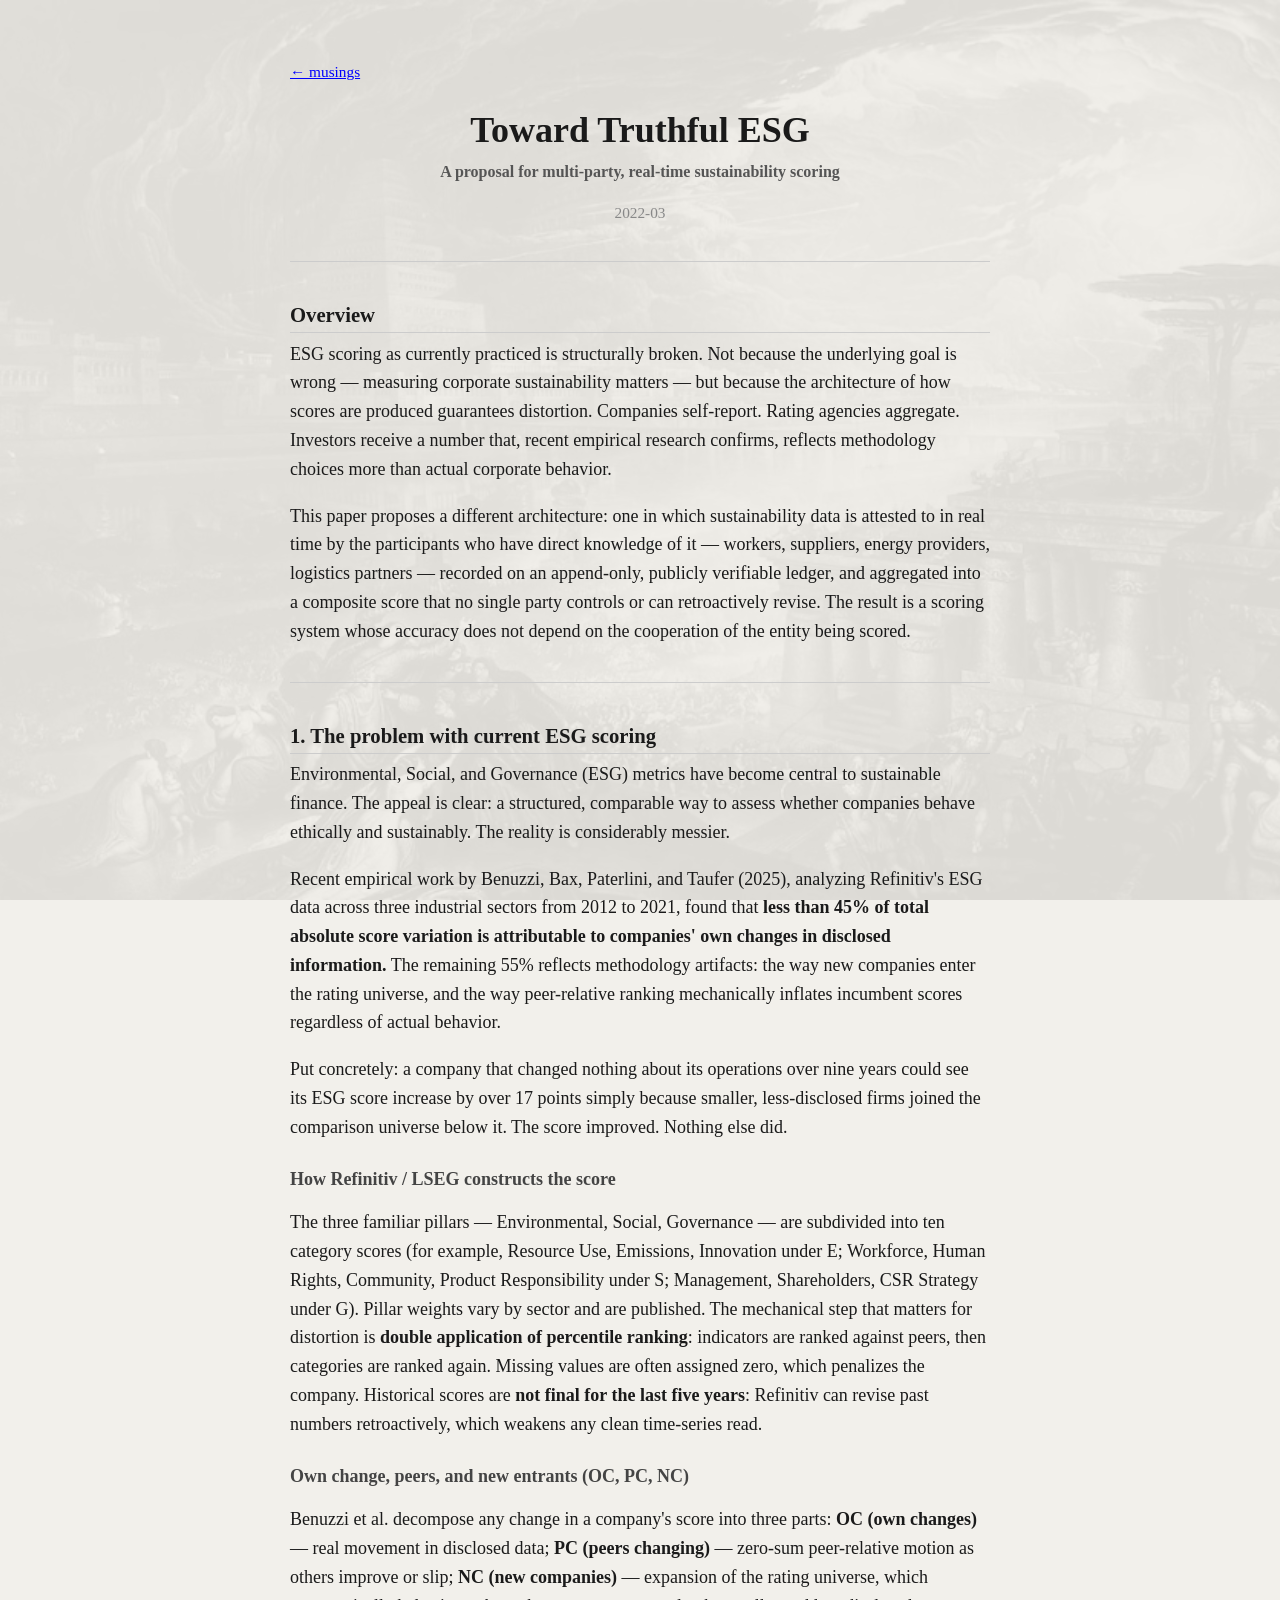
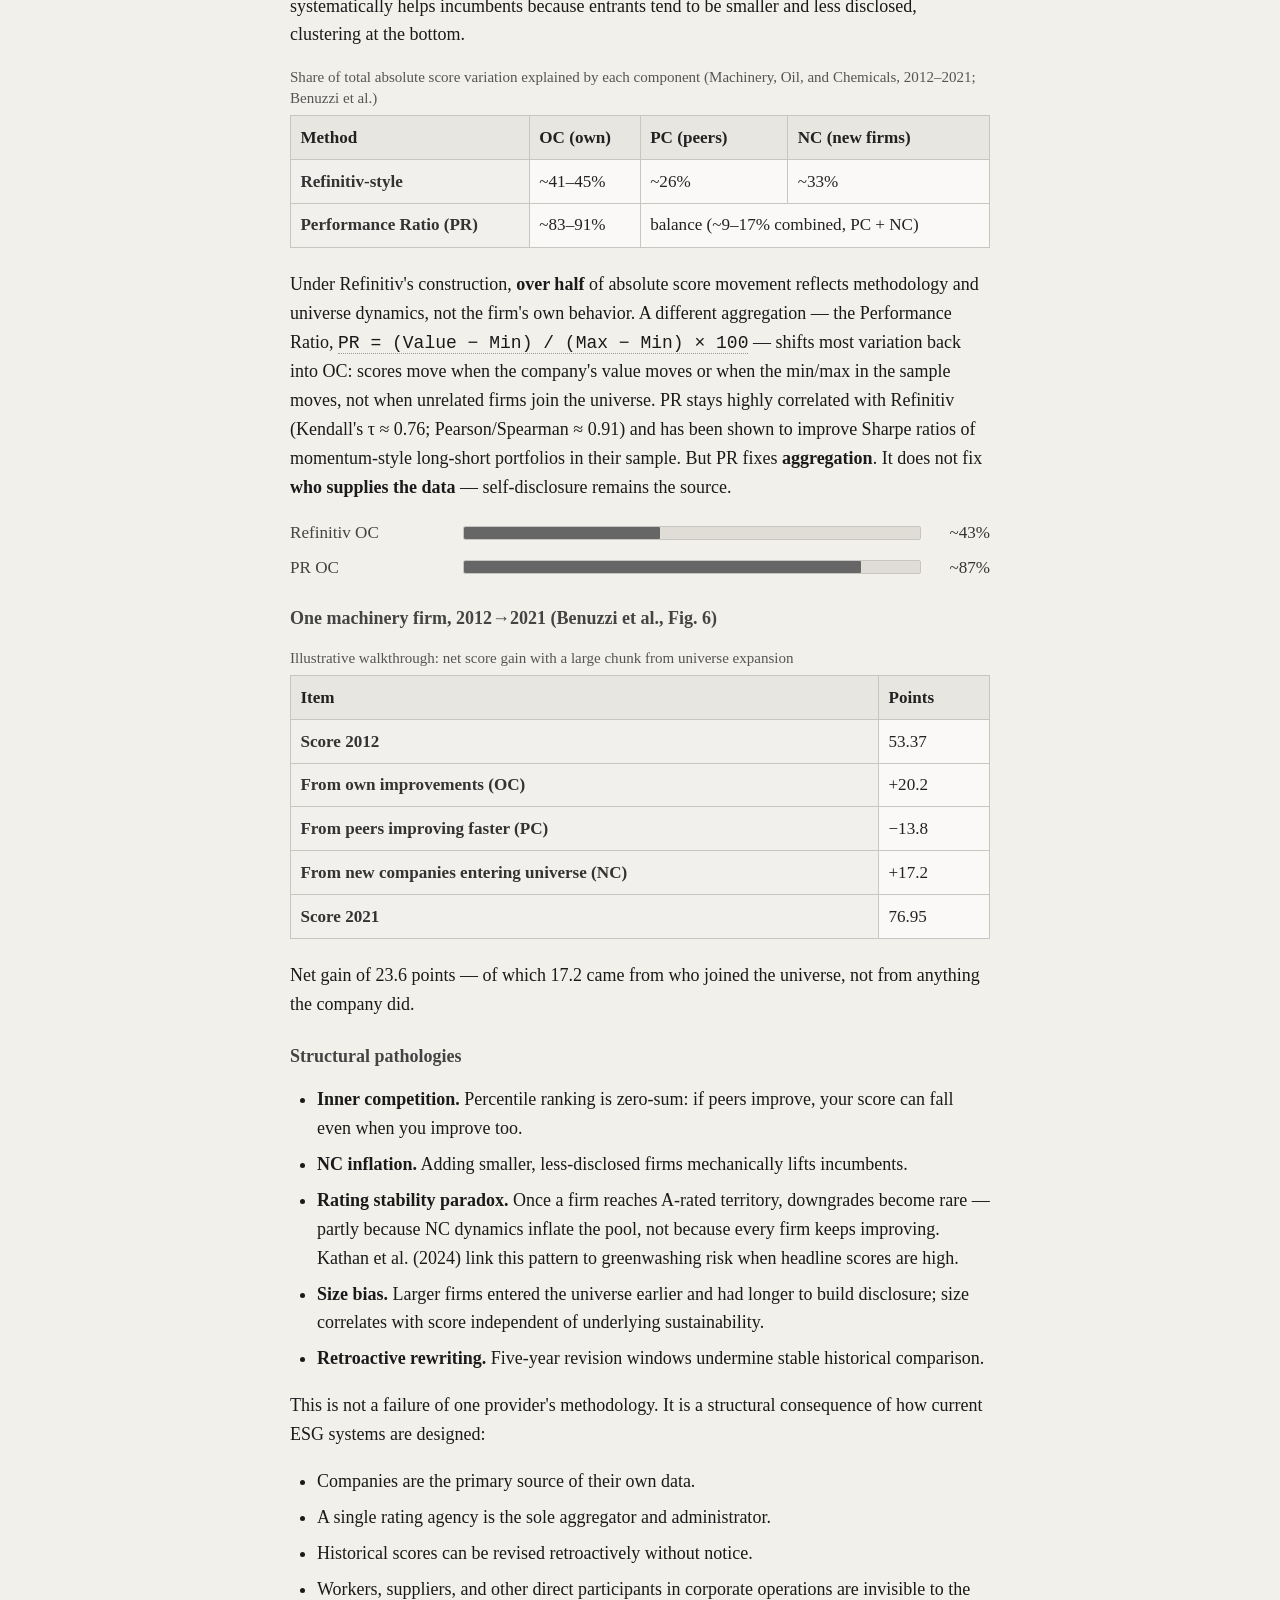
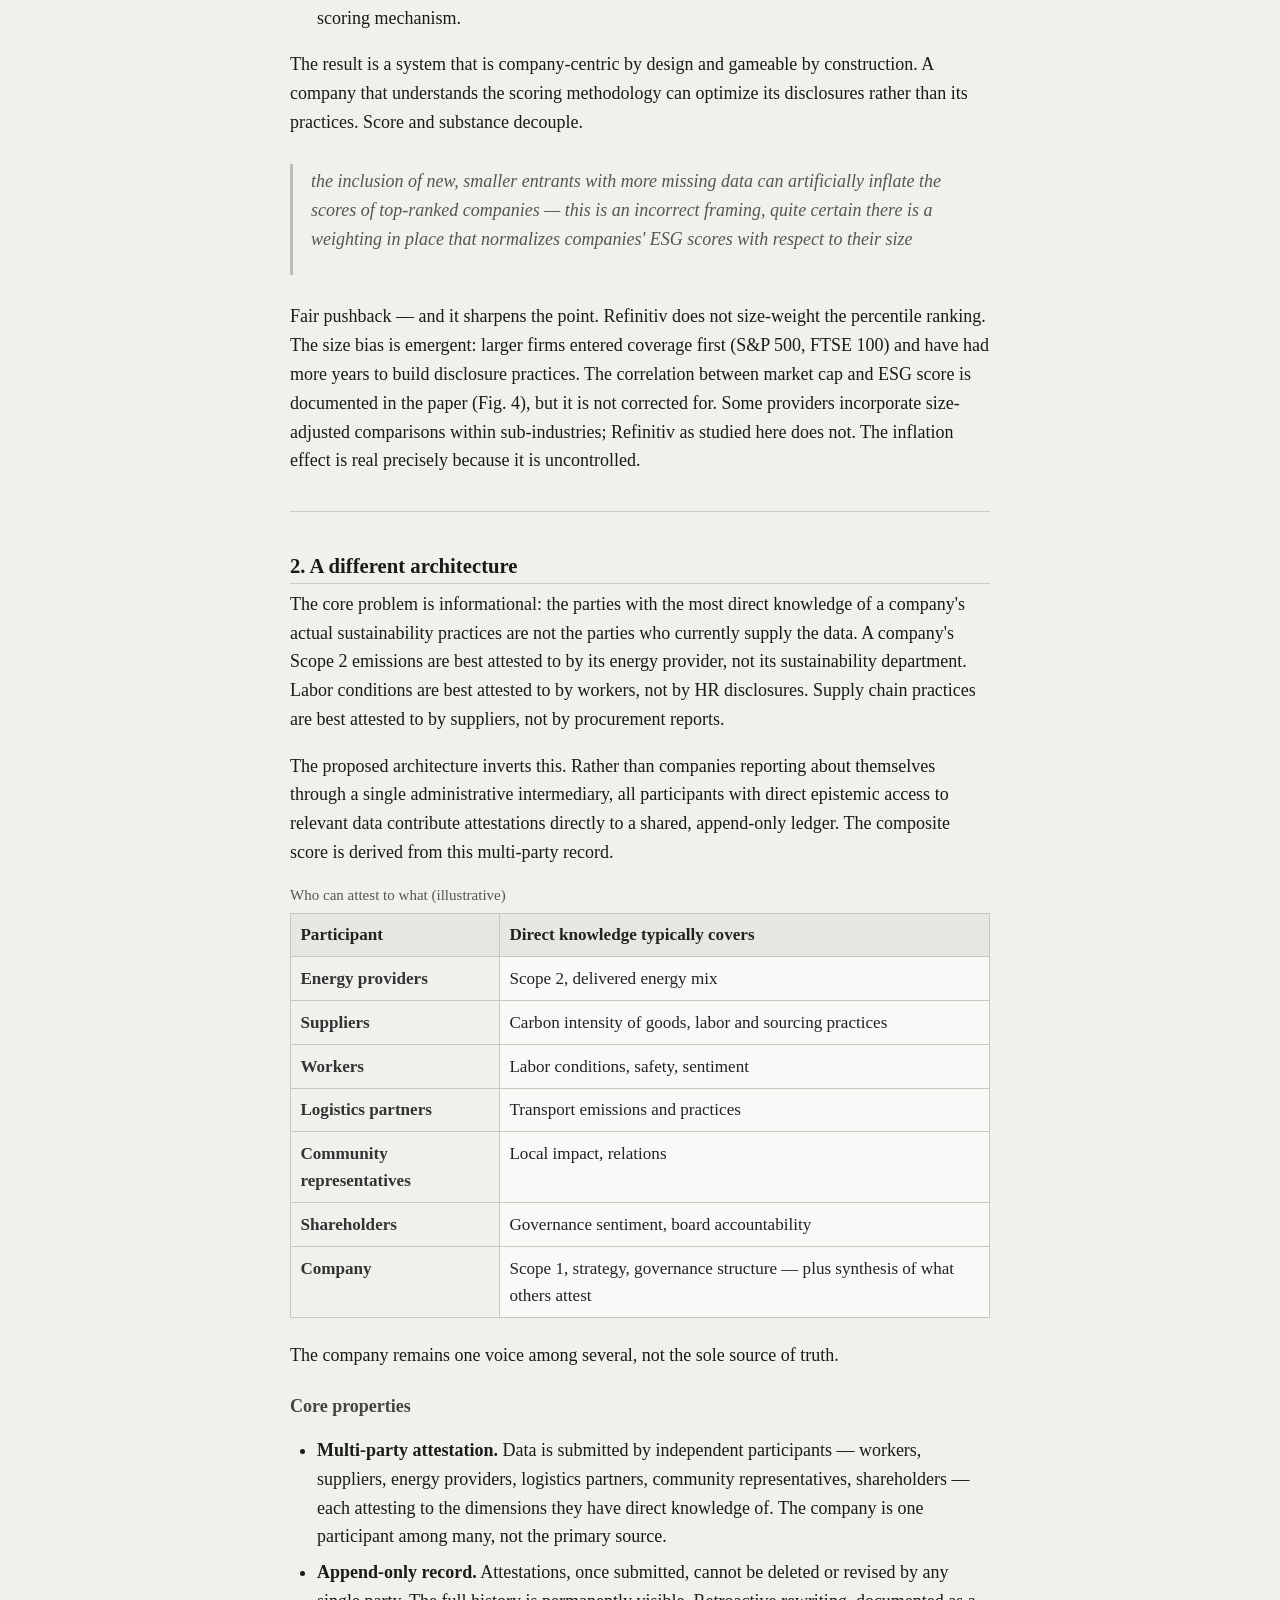
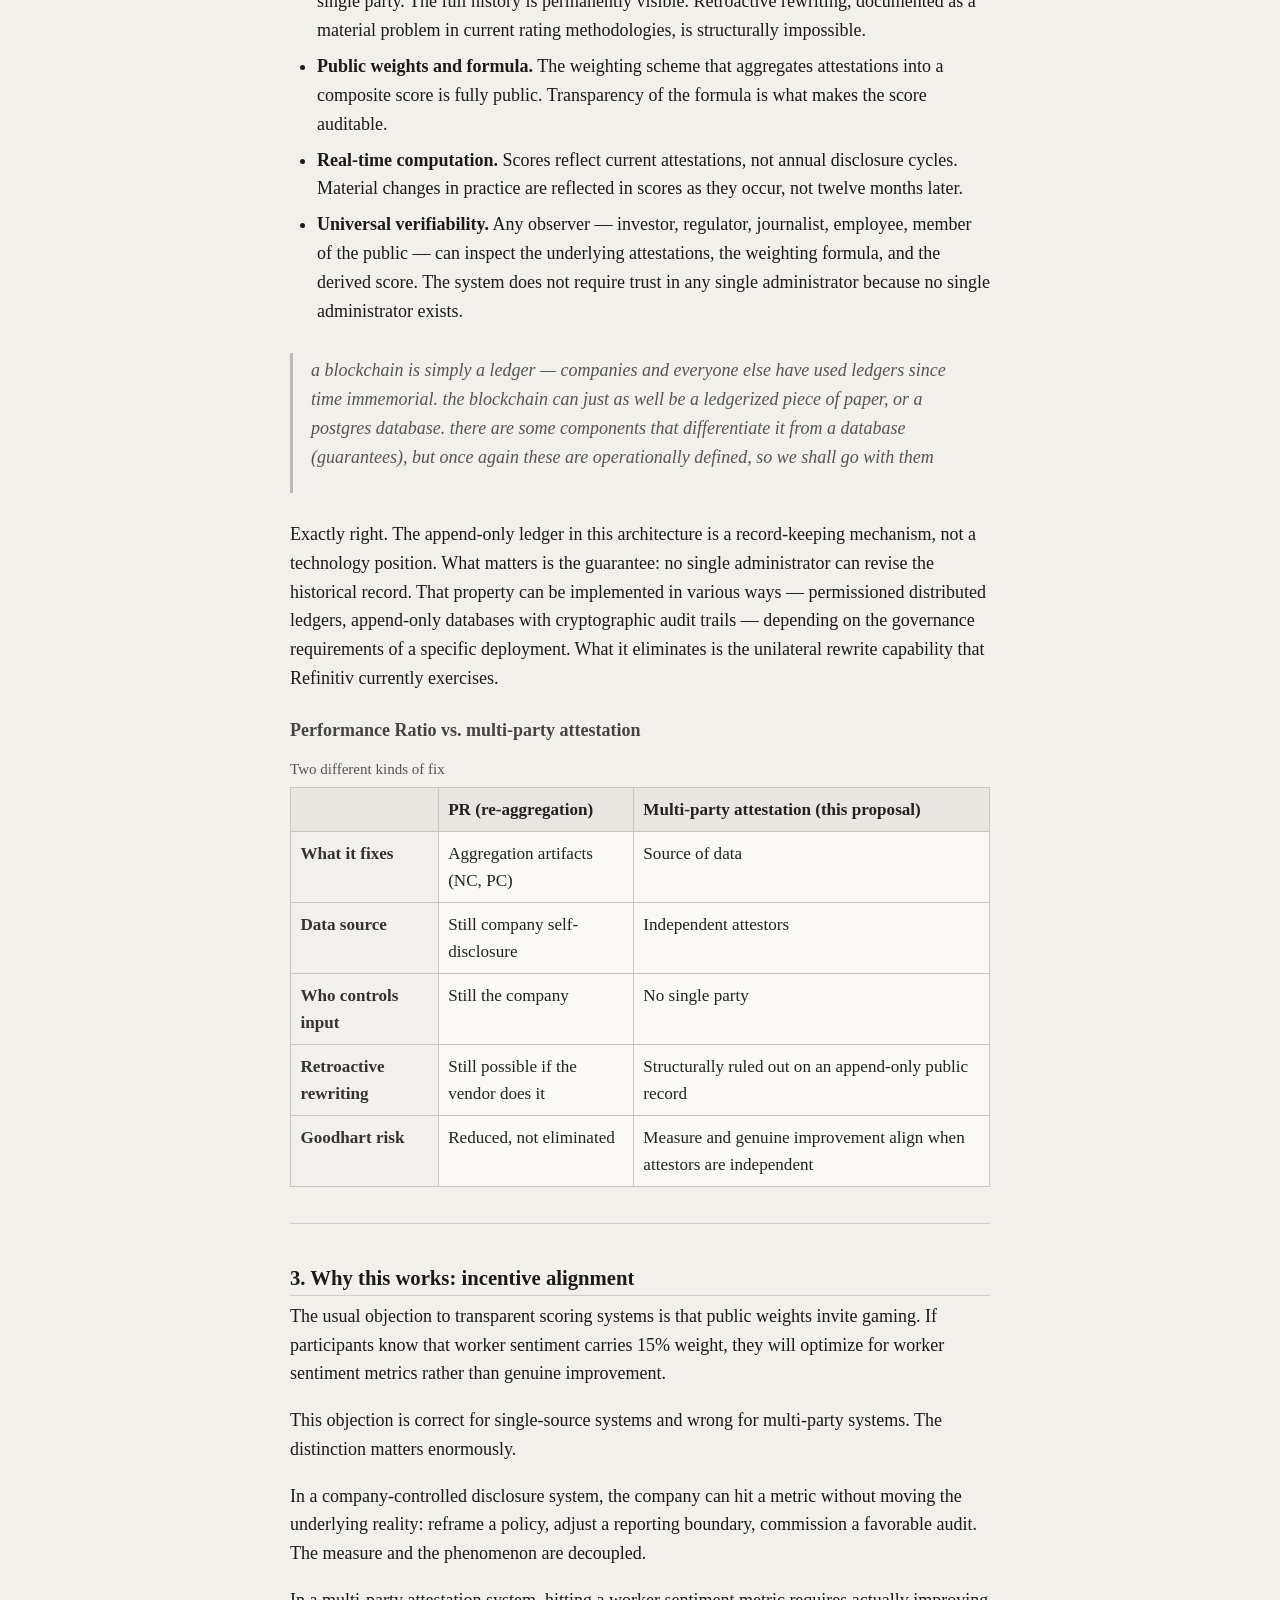
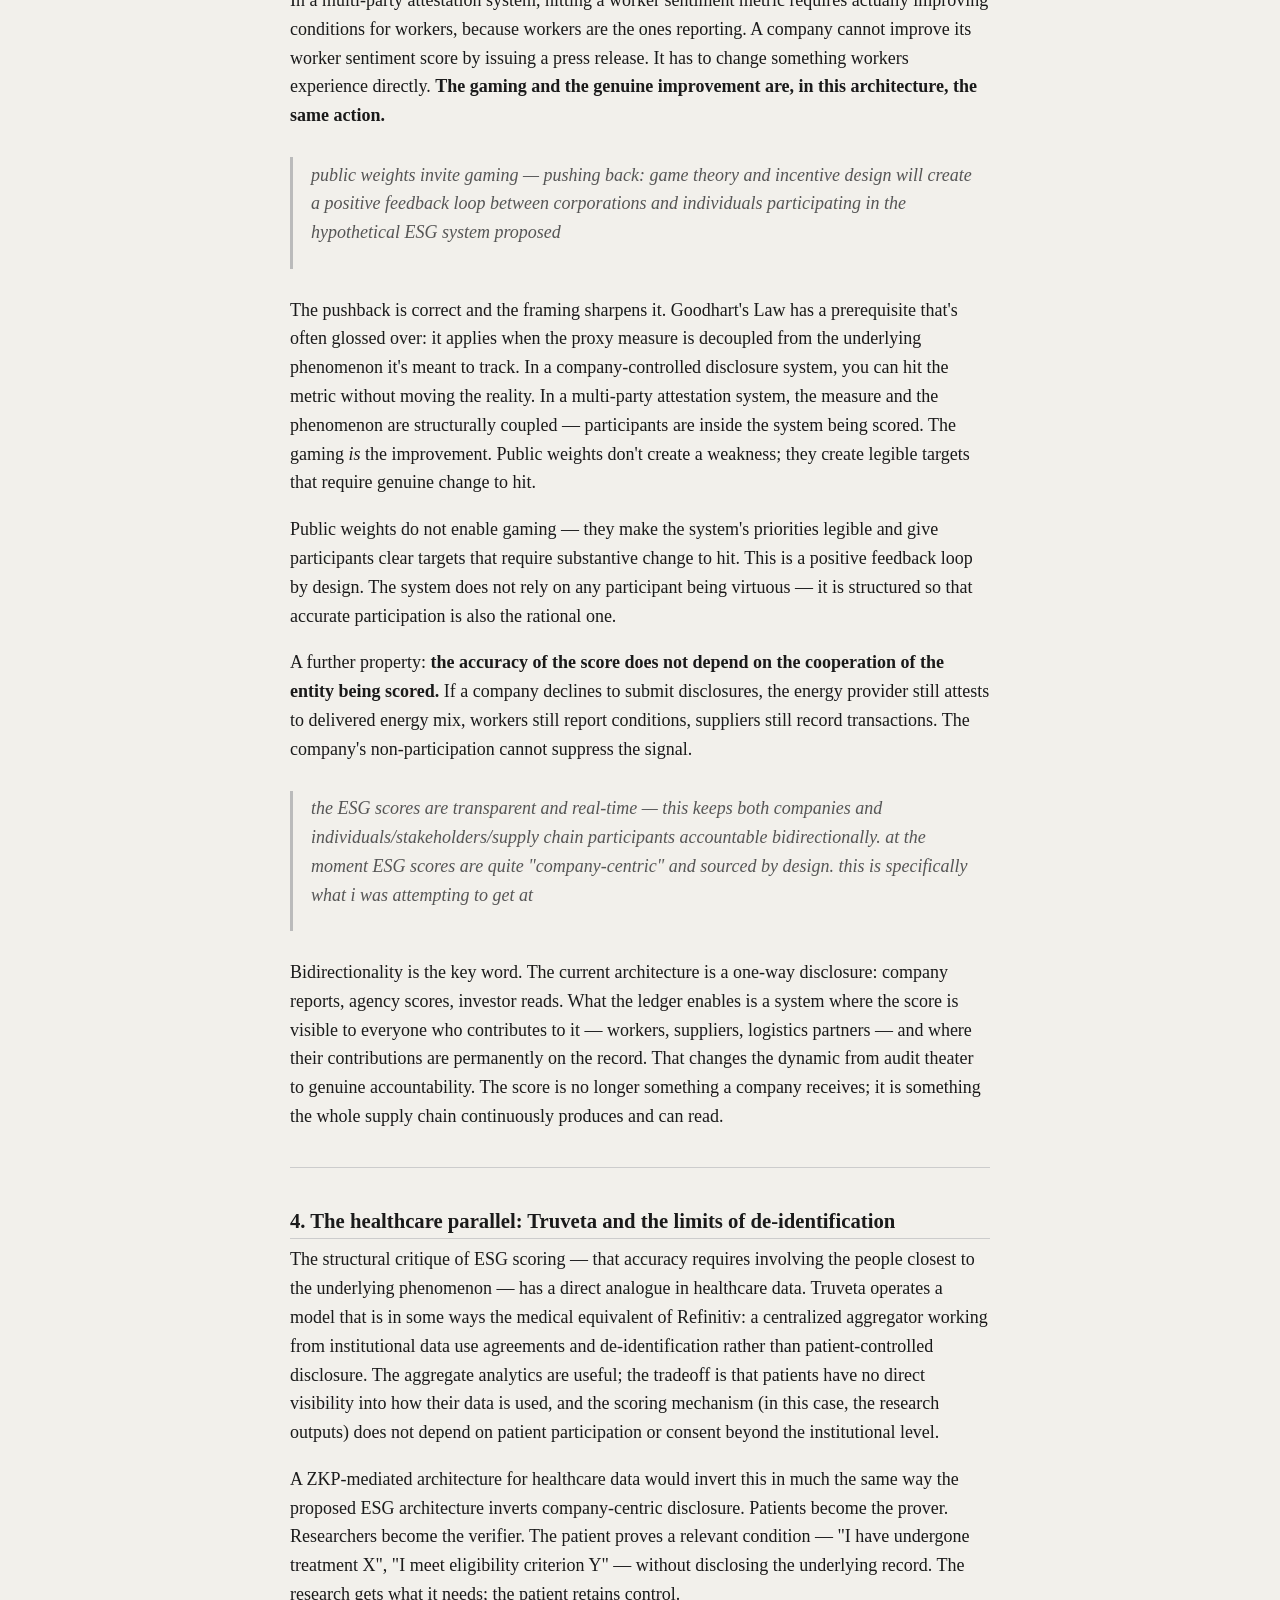
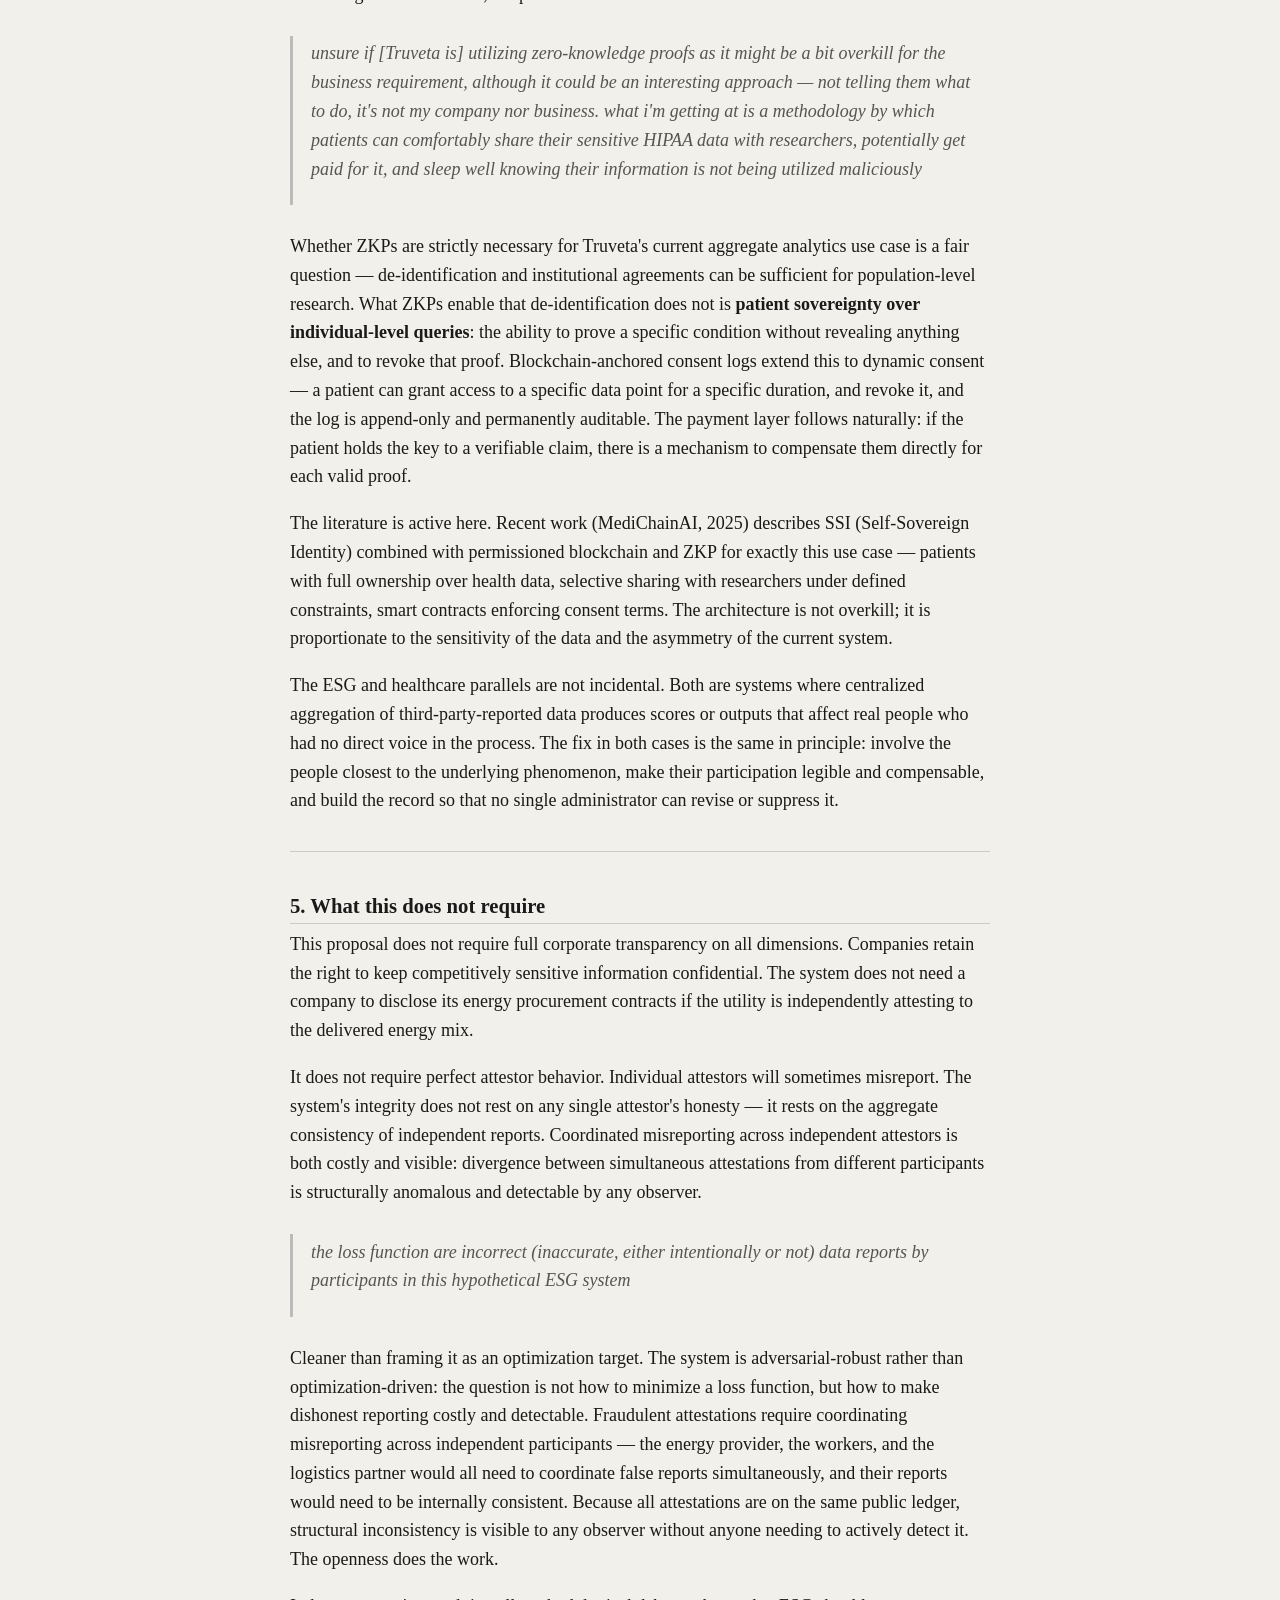
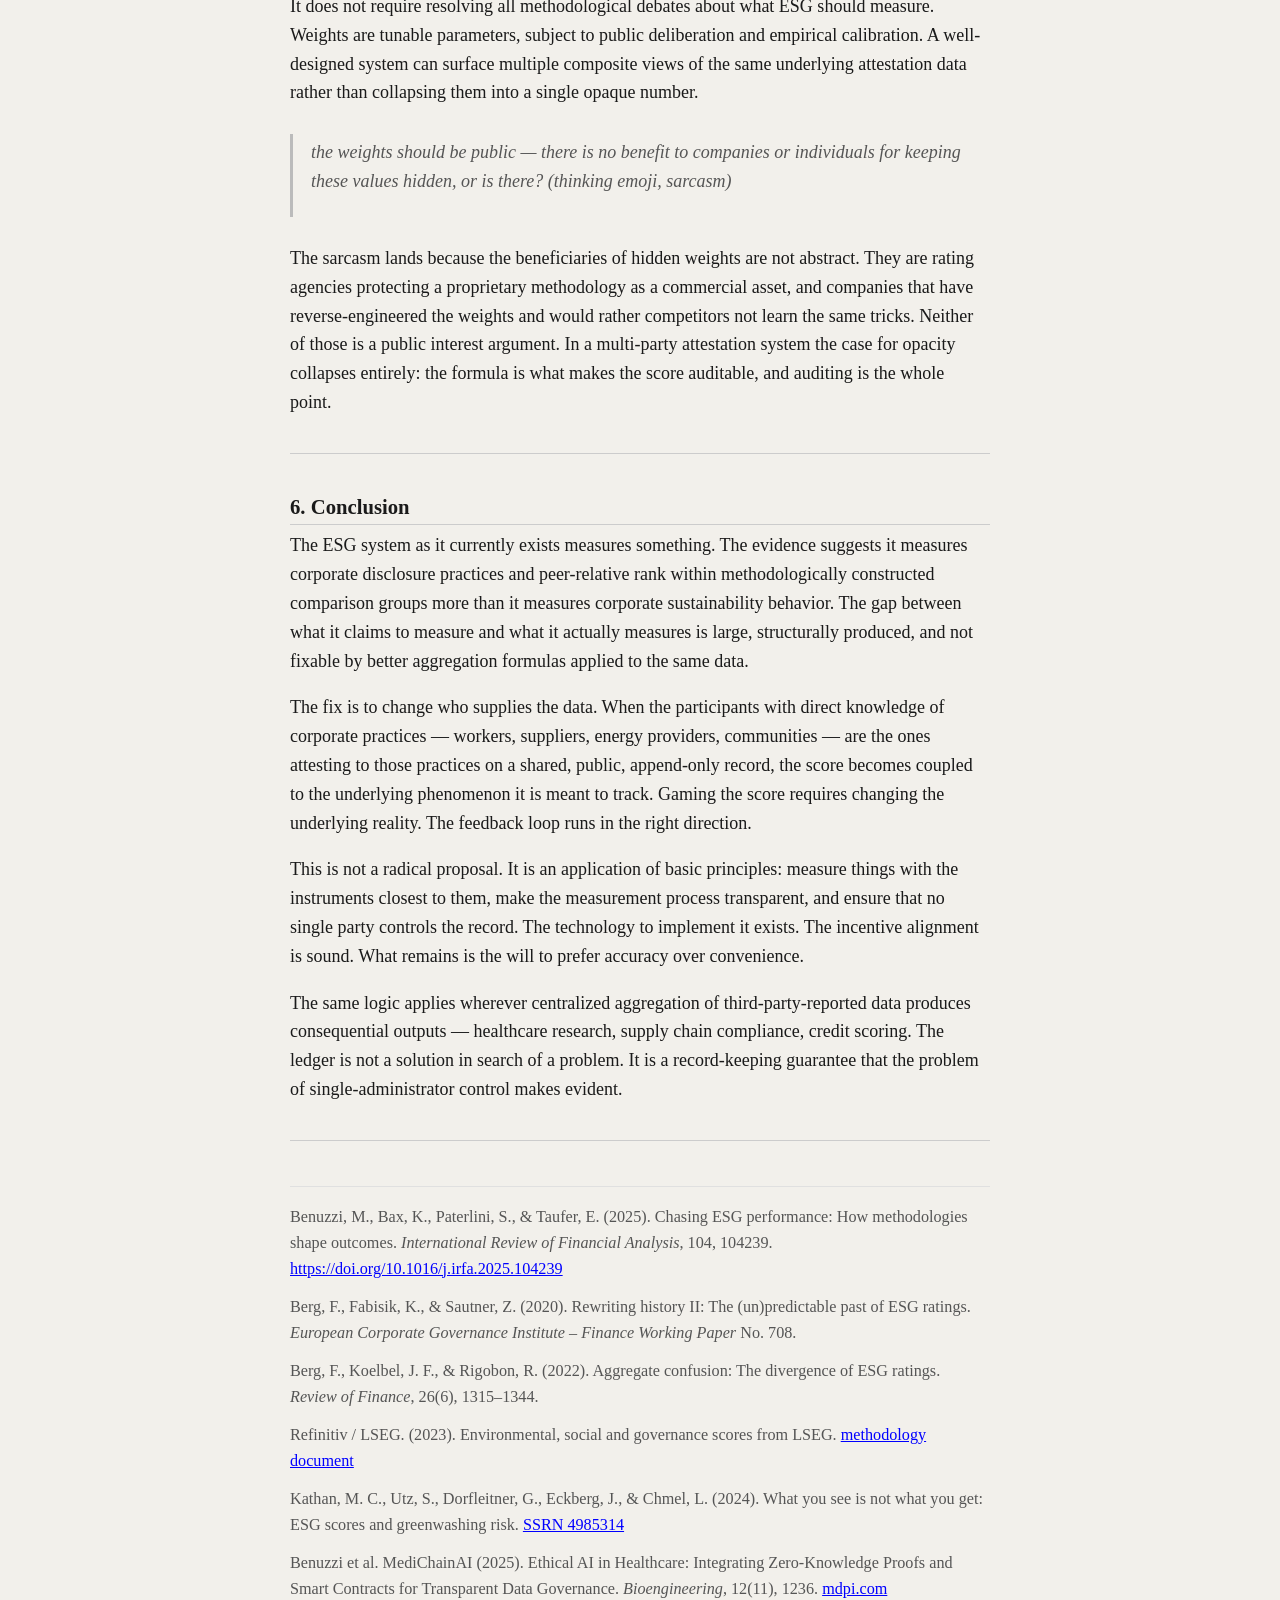
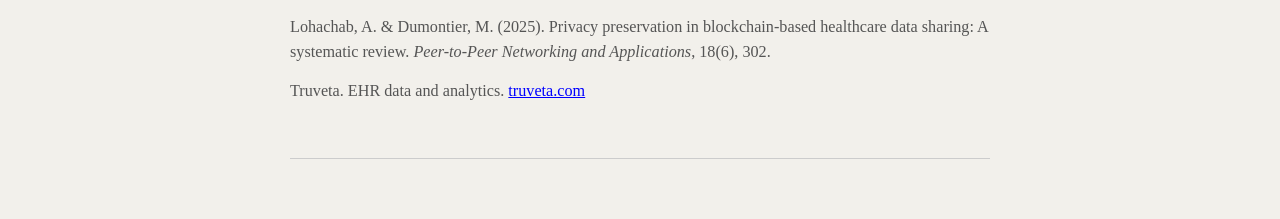
<file: musings/esg-proposal.html>
<!DOCTYPE html>
<html lang="en">
<head>
  <meta charset="UTF-8" />
  <meta name="viewport" content="width=device-width, initial-scale=1.0" />
  <title>Toward Truthful ESG</title>
  <link rel="stylesheet" href="../style.css" />
</head>
<body>

  <header>
    <p class="nav-back"><a href="../">&larr; musings</a></p>
    <h1 class="title">Toward Truthful ESG</h1>
    <p class="subtitle">A proposal for multi-party, real-time sustainability scoring</p>
    <p class="date">2022-03</p>
  </header>

  <hr class="divider" />

  <main class="article">

    <h2>Overview</h2>

    <p>ESG scoring as currently practiced is structurally broken. Not because the underlying goal is wrong — measuring corporate sustainability matters — but because the architecture of how scores are produced guarantees distortion. Companies self-report. Rating agencies aggregate. Investors receive a number that, recent empirical research confirms, reflects methodology choices more than actual corporate behavior.</p>

    <p>This paper proposes a different architecture: one in which sustainability data is attested to in real time by the participants who have direct knowledge of it — workers, suppliers, energy providers, logistics partners — recorded on an append-only, publicly verifiable ledger, and aggregated into a composite score that no single party controls or can retroactively revise. The result is a scoring system whose accuracy does not depend on the cooperation of the entity being scored.</p>

    <hr class="divider" />

    <h2>1. The problem with current ESG scoring</h2>

    <p>Environmental, Social, and Governance (ESG) metrics have become central to sustainable finance. The appeal is clear: a structured, comparable way to assess whether companies behave ethically and sustainably. The reality is considerably messier.</p>

    <p>Recent empirical work by Benuzzi, Bax, Paterlini, and Taufer (2025), analyzing Refinitiv's ESG data across three industrial sectors from 2012 to 2021, found that <strong>less than 45% of total absolute score variation is attributable to companies' own changes in disclosed information.</strong> The remaining 55% reflects methodology artifacts: the way new companies enter the rating universe, and the way peer-relative ranking mechanically inflates incumbent scores regardless of actual behavior.</p>

    <p>Put concretely: a company that changed nothing about its operations over nine years could see its ESG score increase by over 17 points simply because smaller, less-disclosed firms joined the comparison universe below it. The score improved. Nothing else did.</p>

    <h3>How Refinitiv / LSEG constructs the score</h3>

    <p>The three familiar pillars — Environmental, Social, Governance — are subdivided into ten category scores (for example, Resource Use, Emissions, Innovation under E; Workforce, Human Rights, Community, Product Responsibility under S; Management, Shareholders, CSR Strategy under G). Pillar weights vary by sector and are published. The mechanical step that matters for distortion is <strong>double application of percentile ranking</strong>: indicators are ranked against peers, then categories are ranked again. Missing values are often assigned zero, which penalizes the company. Historical scores are <strong>not final for the last five years</strong>: Refinitiv can revise past numbers retroactively, which weakens any clean time-series read.</p>

    <h3>Own change, peers, and new entrants (OC, PC, NC)</h3>

    <p>Benuzzi et al. decompose any change in a company's score into three parts: <strong>OC (own changes)</strong> — real movement in disclosed data; <strong>PC (peers changing)</strong> — zero-sum peer-relative motion as others improve or slip; <strong>NC (new companies)</strong> — expansion of the rating universe, which systematically helps incumbents because entrants tend to be smaller and less disclosed, clustering at the bottom.</p>

    <div class="table-wrap">
      <table>
        <caption>Share of total absolute score variation explained by each component (Machinery, Oil, and Chemicals, 2012–2021; Benuzzi et al.)</caption>
        <thead>
          <tr>
            <th scope="col">Method</th>
            <th scope="col">OC (own)</th>
            <th scope="col">PC (peers)</th>
            <th scope="col">NC (new firms)</th>
          </tr>
        </thead>
        <tbody>
          <tr>
            <th scope="row">Refinitiv-style</th>
            <td>~41–45%</td>
            <td>~26%</td>
            <td>~33%</td>
          </tr>
          <tr>
            <th scope="row">Performance Ratio (PR)</th>
            <td>~83–91%</td>
            <td colspan="2">balance (~9–17% combined, PC + NC)</td>
          </tr>
        </tbody>
      </table>
    </div>

    <p>Under Refinitiv's construction, <strong>over half</strong> of absolute score movement reflects methodology and universe dynamics, not the firm's own behavior. A different aggregation — the Performance Ratio, <code>PR = (Value − Min) / (Max − Min) × 100</code> — shifts most variation back into OC: scores move when the company's value moves or when the min/max in the sample moves, not when unrelated firms join the universe. PR stays highly correlated with Refinitiv (Kendall's τ ≈ 0.76; Pearson/Spearman ≈ 0.91) and has been shown to improve Sharpe ratios of momentum-style long-short portfolios in their sample. But PR fixes <strong>aggregation</strong>. It does not fix <strong>who supplies the data</strong> — self-disclosure remains the source.</p>

    <div class="bar-compare" role="group" aria-label="Approximate share of total absolute variation from own changes (OC) under Refinitiv versus Performance Ratio">
      <div class="bar-row"><span class="bar-label">Refinitiv OC</span><span class="bar-track"><span class="bar-fill" style="width: 43%"></span></span><span class="bar-pct">~43%</span></div>
      <div class="bar-row"><span class="bar-label">PR OC</span><span class="bar-track"><span class="bar-fill" style="width: 87%"></span></span><span class="bar-pct">~87%</span></div>
    </div>

    <h3>One machinery firm, 2012→2021 (Benuzzi et al., Fig. 6)</h3>

    <div class="table-wrap">
      <table>
        <caption>Illustrative walkthrough: net score gain with a large chunk from universe expansion</caption>
        <thead>
          <tr>
            <th scope="col">Item</th>
            <th scope="col">Points</th>
          </tr>
        </thead>
        <tbody>
          <tr><th scope="row">Score 2012</th><td>53.37</td></tr>
          <tr><th scope="row">From own improvements (OC)</th><td>+20.2</td></tr>
          <tr><th scope="row">From peers improving faster (PC)</th><td>−13.8</td></tr>
          <tr><th scope="row">From new companies entering universe (NC)</th><td>+17.2</td></tr>
          <tr><th scope="row">Score 2021</th><td>76.95</td></tr>
        </tbody>
      </table>
    </div>

    <p>Net gain of 23.6 points — of which 17.2 came from who joined the universe, not from anything the company did.</p>

    <h3>Structural pathologies</h3>

    <ul>
      <li><strong>Inner competition.</strong> Percentile ranking is zero-sum: if peers improve, your score can fall even when you improve too.</li>
      <li><strong>NC inflation.</strong> Adding smaller, less-disclosed firms mechanically lifts incumbents.</li>
      <li><strong>Rating stability paradox.</strong> Once a firm reaches A-rated territory, downgrades become rare — partly because NC dynamics inflate the pool, not because every firm keeps improving. Kathan et al. (2024) link this pattern to greenwashing risk when headline scores are high.</li>
      <li><strong>Size bias.</strong> Larger firms entered the universe earlier and had longer to build disclosure; size correlates with score independent of underlying sustainability.</li>
      <li><strong>Retroactive rewriting.</strong> Five-year revision windows undermine stable historical comparison.</li>
    </ul>

    <p>This is not a failure of one provider's methodology. It is a structural consequence of how current ESG systems are designed:</p>

    <ul>
      <li>Companies are the primary source of their own data.</li>
      <li>A single rating agency is the sole aggregator and administrator.</li>
      <li>Historical scores can be revised retroactively without notice.</li>
      <li>Workers, suppliers, and other direct participants in corporate operations are invisible to the scoring mechanism.</li>
    </ul>

    <p>The result is a system that is company-centric by design and gameable by construction. A company that understands the scoring methodology can optimize its disclosures rather than its practices. Score and substance decouple.</p>

    <blockquote>
      <p>the inclusion of new, smaller entrants with more missing data can artificially inflate the scores of top-ranked companies — this is an incorrect framing, quite certain there is a weighting in place that normalizes companies' ESG scores with respect to their size</p>
    </blockquote>

    <p>Fair pushback — and it sharpens the point. Refinitiv does not size-weight the percentile ranking. The size bias is emergent: larger firms entered coverage first (S&P 500, FTSE 100) and have had more years to build disclosure practices. The correlation between market cap and ESG score is documented in the paper (Fig. 4), but it is not corrected for. Some providers incorporate size-adjusted comparisons within sub-industries; Refinitiv as studied here does not. The inflation effect is real precisely because it is uncontrolled.</p>

    <hr class="divider" />

    <h2>2. A different architecture</h2>

    <p>The core problem is informational: the parties with the most direct knowledge of a company's actual sustainability practices are not the parties who currently supply the data. A company's Scope 2 emissions are best attested to by its energy provider, not its sustainability department. Labor conditions are best attested to by workers, not by HR disclosures. Supply chain practices are best attested to by suppliers, not by procurement reports.</p>

    <p>The proposed architecture inverts this. Rather than companies reporting about themselves through a single administrative intermediary, all participants with direct epistemic access to relevant data contribute attestations directly to a shared, append-only ledger. The composite score is derived from this multi-party record.</p>

    <div class="table-wrap">
      <table>
        <caption>Who can attest to what (illustrative)</caption>
        <thead>
          <tr>
            <th scope="col">Participant</th>
            <th scope="col">Direct knowledge typically covers</th>
          </tr>
        </thead>
        <tbody>
          <tr><th scope="row">Energy providers</th><td>Scope 2, delivered energy mix</td></tr>
          <tr><th scope="row">Suppliers</th><td>Carbon intensity of goods, labor and sourcing practices</td></tr>
          <tr><th scope="row">Workers</th><td>Labor conditions, safety, sentiment</td></tr>
          <tr><th scope="row">Logistics partners</th><td>Transport emissions and practices</td></tr>
          <tr><th scope="row">Community representatives</th><td>Local impact, relations</td></tr>
          <tr><th scope="row">Shareholders</th><td>Governance sentiment, board accountability</td></tr>
          <tr><th scope="row">Company</th><td>Scope 1, strategy, governance structure — plus synthesis of what others attest</td></tr>
        </tbody>
      </table>
    </div>

    <p>The company remains one voice among several, not the sole source of truth.</p>

    <h3>Core properties</h3>

    <ul>
      <li><strong>Multi-party attestation.</strong> Data is submitted by independent participants — workers, suppliers, energy providers, logistics partners, community representatives, shareholders — each attesting to the dimensions they have direct knowledge of. The company is one participant among many, not the primary source.</li>
      <li><strong>Append-only record.</strong> Attestations, once submitted, cannot be deleted or revised by any single party. The full history is permanently visible. Retroactive rewriting, documented as a material problem in current rating methodologies, is structurally impossible.</li>
      <li><strong>Public weights and formula.</strong> The weighting scheme that aggregates attestations into a composite score is fully public. Transparency of the formula is what makes the score auditable.</li>
      <li><strong>Real-time computation.</strong> Scores reflect current attestations, not annual disclosure cycles. Material changes in practice are reflected in scores as they occur, not twelve months later.</li>
      <li><strong>Universal verifiability.</strong> Any observer — investor, regulator, journalist, employee, member of the public — can inspect the underlying attestations, the weighting formula, and the derived score. The system does not require trust in any single administrator because no single administrator exists.</li>
    </ul>

    <blockquote>
      <p>a blockchain is simply a ledger — companies and everyone else have used ledgers since time immemorial. the blockchain can just as well be a ledgerized piece of paper, or a postgres database. there are some components that differentiate it from a database (guarantees), but once again these are operationally defined, so we shall go with them</p>
    </blockquote>

    <p>Exactly right. The append-only ledger in this architecture is a record-keeping mechanism, not a technology position. What matters is the guarantee: no single administrator can revise the historical record. That property can be implemented in various ways — permissioned distributed ledgers, append-only databases with cryptographic audit trails — depending on the governance requirements of a specific deployment. What it eliminates is the unilateral rewrite capability that Refinitiv currently exercises.</p>

    <h3>Performance Ratio vs. multi-party attestation</h3>

    <div class="table-wrap">
      <table>
        <caption>Two different kinds of fix</caption>
        <thead>
          <tr>
            <th scope="col"></th>
            <th scope="col">PR (re-aggregation)</th>
            <th scope="col">Multi-party attestation (this proposal)</th>
          </tr>
        </thead>
        <tbody>
          <tr><th scope="row">What it fixes</th><td>Aggregation artifacts (NC, PC)</td><td>Source of data</td></tr>
          <tr><th scope="row">Data source</th><td>Still company self-disclosure</td><td>Independent attestors</td></tr>
          <tr><th scope="row">Who controls input</th><td>Still the company</td><td>No single party</td></tr>
          <tr><th scope="row">Retroactive rewriting</th><td>Still possible if the vendor does it</td><td>Structurally ruled out on an append-only public record</td></tr>
          <tr><th scope="row">Goodhart risk</th><td>Reduced, not eliminated</td><td>Measure and genuine improvement align when attestors are independent</td></tr>
        </tbody>
      </table>
    </div>

    <hr class="divider" />

    <h2>3. Why this works: incentive alignment</h2>

    <p>The usual objection to transparent scoring systems is that public weights invite gaming. If participants know that worker sentiment carries 15% weight, they will optimize for worker sentiment metrics rather than genuine improvement.</p>

    <p>This objection is correct for single-source systems and wrong for multi-party systems. The distinction matters enormously.</p>

    <p>In a company-controlled disclosure system, the company can hit a metric without moving the underlying reality: reframe a policy, adjust a reporting boundary, commission a favorable audit. The measure and the phenomenon are decoupled.</p>

    <p>In a multi-party attestation system, hitting a worker sentiment metric requires actually improving conditions for workers, because workers are the ones reporting. A company cannot improve its worker sentiment score by issuing a press release. It has to change something workers experience directly. <strong>The gaming and the genuine improvement are, in this architecture, the same action.</strong></p>

    <blockquote>
      <p>public weights invite gaming — pushing back: game theory and incentive design will create a positive feedback loop between corporations and individuals participating in the hypothetical ESG system proposed</p>
    </blockquote>

    <p>The pushback is correct and the framing sharpens it. Goodhart's Law has a prerequisite that's often glossed over: it applies when the proxy measure is decoupled from the underlying phenomenon it's meant to track. In a company-controlled disclosure system, you can hit the metric without moving the reality. In a multi-party attestation system, the measure and the phenomenon are structurally coupled — participants are inside the system being scored. The gaming <em>is</em> the improvement. Public weights don't create a weakness; they create legible targets that require genuine change to hit.</p>

    <p>Public weights do not enable gaming — they make the system's priorities legible and give participants clear targets that require substantive change to hit. This is a positive feedback loop by design. The system does not rely on any participant being virtuous — it is structured so that accurate participation is also the rational one.</p>

    <p>A further property: <strong>the accuracy of the score does not depend on the cooperation of the entity being scored.</strong> If a company declines to submit disclosures, the energy provider still attests to delivered energy mix, workers still report conditions, suppliers still record transactions. The company's non-participation cannot suppress the signal.</p>

    <blockquote>
      <p>the ESG scores are transparent and real-time — this keeps both companies and individuals/stakeholders/supply chain participants accountable bidirectionally. at the moment ESG scores are quite "company-centric" and sourced by design. this is specifically what i was attempting to get at</p>
    </blockquote>

    <p>Bidirectionality is the key word. The current architecture is a one-way disclosure: company reports, agency scores, investor reads. What the ledger enables is a system where the score is visible to everyone who contributes to it — workers, suppliers, logistics partners — and where their contributions are permanently on the record. That changes the dynamic from audit theater to genuine accountability. The score is no longer something a company receives; it is something the whole supply chain continuously produces and can read.</p>

    <hr class="divider" />

    <h2>4. The healthcare parallel: Truveta and the limits of de-identification</h2>

    <p>The structural critique of ESG scoring — that accuracy requires involving the people closest to the underlying phenomenon — has a direct analogue in healthcare data. Truveta operates a model that is in some ways the medical equivalent of Refinitiv: a centralized aggregator working from institutional data use agreements and de-identification rather than patient-controlled disclosure. The aggregate analytics are useful; the tradeoff is that patients have no direct visibility into how their data is used, and the scoring mechanism (in this case, the research outputs) does not depend on patient participation or consent beyond the institutional level.</p>

    <p>A ZKP-mediated architecture for healthcare data would invert this in much the same way the proposed ESG architecture inverts company-centric disclosure. Patients become the prover. Researchers become the verifier. The patient proves a relevant condition — "I have undergone treatment X", "I meet eligibility criterion Y" — without disclosing the underlying record. The research gets what it needs; the patient retains control.</p>

    <blockquote>
      <p>unsure if [Truveta is] utilizing zero-knowledge proofs as it might be a bit overkill for the business requirement, although it could be an interesting approach — not telling them what to do, it's not my company nor business. what i'm getting at is a methodology by which patients can comfortably share their sensitive HIPAA data with researchers, potentially get paid for it, and sleep well knowing their information is not being utilized maliciously</p>
    </blockquote>

    <p>Whether ZKPs are strictly necessary for Truveta's current aggregate analytics use case is a fair question — de-identification and institutional agreements can be sufficient for population-level research. What ZKPs enable that de-identification does not is <strong>patient sovereignty over individual-level queries</strong>: the ability to prove a specific condition without revealing anything else, and to revoke that proof. Blockchain-anchored consent logs extend this to dynamic consent — a patient can grant access to a specific data point for a specific duration, and revoke it, and the log is append-only and permanently auditable. The payment layer follows naturally: if the patient holds the key to a verifiable claim, there is a mechanism to compensate them directly for each valid proof.</p>

    <p>The literature is active here. Recent work (MediChainAI, 2025) describes SSI (Self-Sovereign Identity) combined with permissioned blockchain and ZKP for exactly this use case — patients with full ownership over health data, selective sharing with researchers under defined constraints, smart contracts enforcing consent terms. The architecture is not overkill; it is proportionate to the sensitivity of the data and the asymmetry of the current system.</p>

    <p>The ESG and healthcare parallels are not incidental. Both are systems where centralized aggregation of third-party-reported data produces scores or outputs that affect real people who had no direct voice in the process. The fix in both cases is the same in principle: involve the people closest to the underlying phenomenon, make their participation legible and compensable, and build the record so that no single administrator can revise or suppress it.</p>

    <hr class="divider" />

    <h2>5. What this does not require</h2>

    <p>This proposal does not require full corporate transparency on all dimensions. Companies retain the right to keep competitively sensitive information confidential. The system does not need a company to disclose its energy procurement contracts if the utility is independently attesting to the delivered energy mix.</p>

    <p>It does not require perfect attestor behavior. Individual attestors will sometimes misreport. The system's integrity does not rest on any single attestor's honesty — it rests on the aggregate consistency of independent reports. Coordinated misreporting across independent attestors is both costly and visible: divergence between simultaneous attestations from different participants is structurally anomalous and detectable by any observer.</p>

    <blockquote>
      <p>the loss function are incorrect (inaccurate, either intentionally or not) data reports by participants in this hypothetical ESG system</p>
    </blockquote>

    <p>Cleaner than framing it as an optimization target. The system is adversarial-robust rather than optimization-driven: the question is not how to minimize a loss function, but how to make dishonest reporting costly and detectable. Fraudulent attestations require coordinating misreporting across independent participants — the energy provider, the workers, and the logistics partner would all need to coordinate false reports simultaneously, and their reports would need to be internally consistent. Because all attestations are on the same public ledger, structural inconsistency is visible to any observer without anyone needing to actively detect it. The openness does the work.</p>

    <p>It does not require resolving all methodological debates about what ESG should measure. Weights are tunable parameters, subject to public deliberation and empirical calibration. A well-designed system can surface multiple composite views of the same underlying attestation data rather than collapsing them into a single opaque number.</p>

    <blockquote>
      <p>the weights should be public — there is no benefit to companies or individuals for keeping these values hidden, or is there? (thinking emoji, sarcasm)</p>
    </blockquote>

    <p>The sarcasm lands because the beneficiaries of hidden weights are not abstract. They are rating agencies protecting a proprietary methodology as a commercial asset, and companies that have reverse-engineered the weights and would rather competitors not learn the same tricks. Neither of those is a public interest argument. In a multi-party attestation system the case for opacity collapses entirely: the formula is what makes the score auditable, and auditing is the whole point.</p>

    <hr class="divider" />

    <h2>6. Conclusion</h2>

    <p>The ESG system as it currently exists measures something. The evidence suggests it measures corporate disclosure practices and peer-relative rank within methodologically constructed comparison groups more than it measures corporate sustainability behavior. The gap between what it claims to measure and what it actually measures is large, structurally produced, and not fixable by better aggregation formulas applied to the same data.</p>

    <p>The fix is to change who supplies the data. When the participants with direct knowledge of corporate practices — workers, suppliers, energy providers, communities — are the ones attesting to those practices on a shared, public, append-only record, the score becomes coupled to the underlying phenomenon it is meant to track. Gaming the score requires changing the underlying reality. The feedback loop runs in the right direction.</p>

    <p>This is not a radical proposal. It is an application of basic principles: measure things with the instruments closest to them, make the measurement process transparent, and ensure that no single party controls the record. The technology to implement it exists. The incentive alignment is sound. What remains is the will to prefer accuracy over convenience.</p>

    <p>The same logic applies wherever centralized aggregation of third-party-reported data produces consequential outputs — healthcare research, supply chain compliance, credit scoring. The ledger is not a solution in search of a problem. It is a record-keeping guarantee that the problem of single-administrator control makes evident.</p>

    <hr class="divider" />

    <section class="sources-footnote" aria-label="Sources">
      <p>Benuzzi, M., Bax, K., Paterlini, S., &amp; Taufer, E. (2025). Chasing ESG performance: How methodologies shape outcomes. <em>International Review of Financial Analysis</em>, 104, 104239. <a href="https://doi.org/10.1016/j.irfa.2025.104239">https://doi.org/10.1016/j.irfa.2025.104239</a></p>

      <p>Berg, F., Fabisik, K., &amp; Sautner, Z. (2020). Rewriting history II: The (un)predictable past of ESG ratings. <em>European Corporate Governance Institute &ndash; Finance Working Paper</em> No. 708.</p>

      <p>Berg, F., Koelbel, J. F., &amp; Rigobon, R. (2022). Aggregate confusion: The divergence of ESG ratings. <em>Review of Finance</em>, 26(6), 1315&ndash;1344.</p>

      <p>Refinitiv / LSEG. (2023). Environmental, social and governance scores from LSEG. <a href="https://www.lseg.com/content/dam/data-analytics/en_us/documents/methodology/lseg-esg-scores-methodology.pdf">methodology document</a></p>

      <p>Kathan, M. C., Utz, S., Dorfleitner, G., Eckberg, J., &amp; Chmel, L. (2024). What you see is not what you get: ESG scores and greenwashing risk. <a href="https://papers.ssrn.com/sol3/papers.cfm?abstract_id=4985314">SSRN 4985314</a></p>

      <p>Benuzzi et al. MediChainAI (2025). Ethical AI in Healthcare: Integrating Zero-Knowledge Proofs and Smart Contracts for Transparent Data Governance. <em>Bioengineering</em>, 12(11), 1236. <a href="https://www.mdpi.com/2306-5354/12/11/1236">mdpi.com</a></p>

      <p>Lohachab, A. &amp; Dumontier, M. (2025). Privacy preservation in blockchain-based healthcare data sharing: A systematic review. <em>Peer-to-Peer Networking and Applications</em>, 18(6), 302.</p>

      <p>Truveta. EHR data and analytics. <a href="https://www.truveta.com/">truveta.com</a></p>
    </section>

  </main>

  <footer>
    <hr class="divider" />
    <p class="footer-note"></p>
  </footer>

  <script defer src="../assets/day-bg.js"></script>
</body>
</html>
</file>
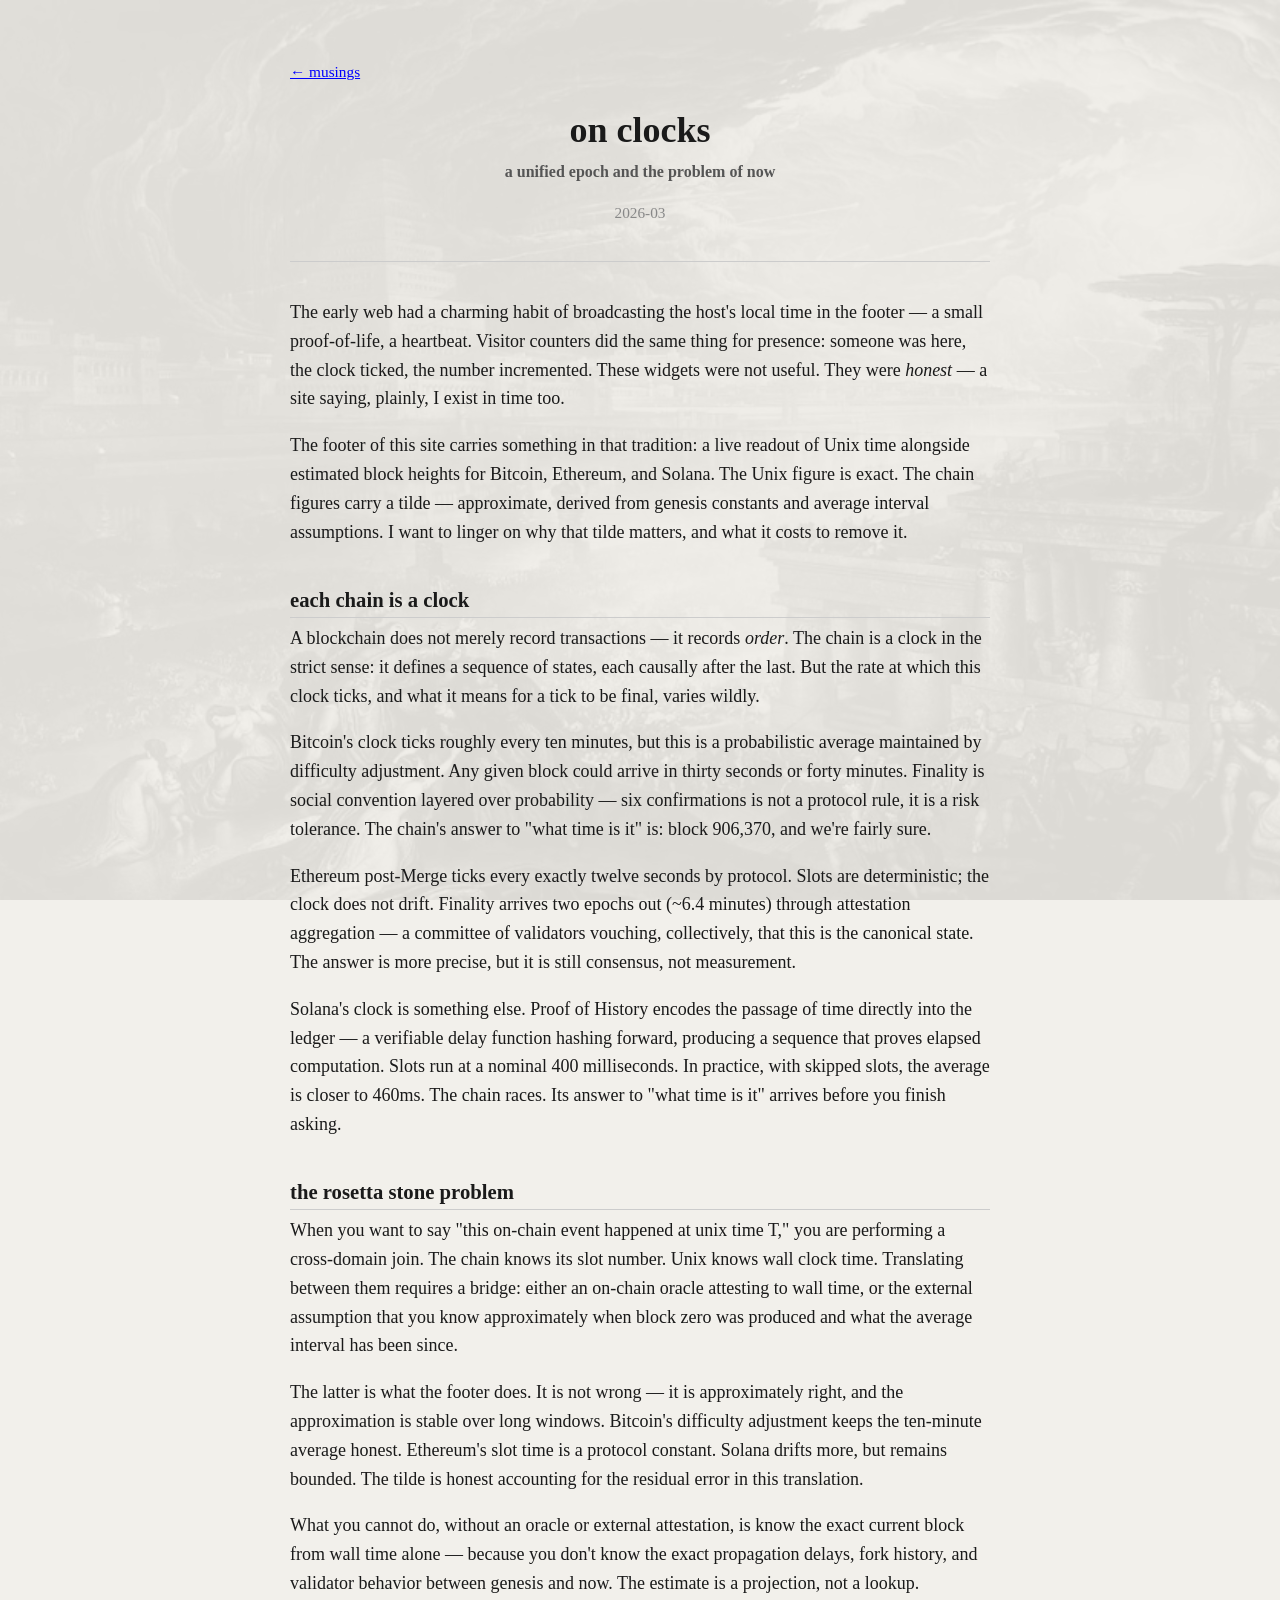
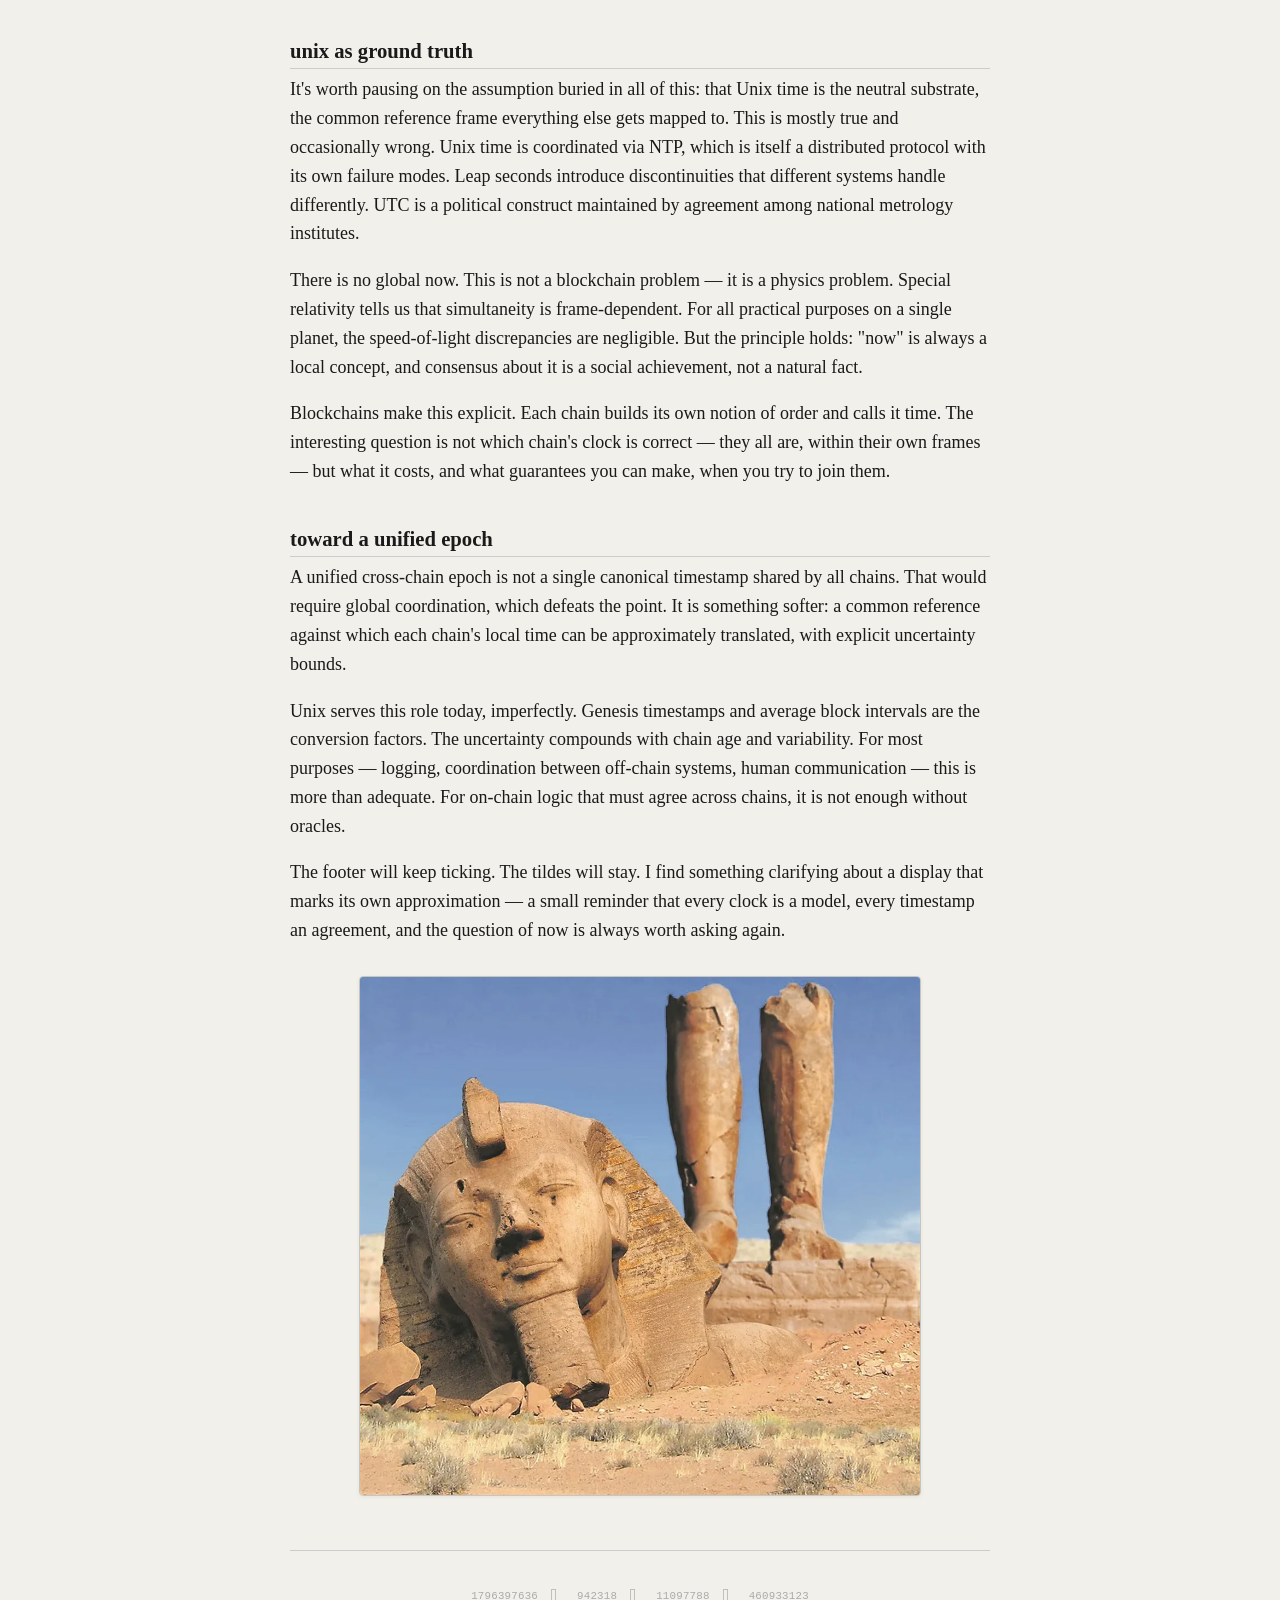
<file: musings/on-clocks.html>
<!DOCTYPE html>
<html lang="en">
<head>
  <meta charset="UTF-8" />
  <meta name="viewport" content="width=device-width, initial-scale=1.0" />
  <title>on clocks</title>
  <link rel="stylesheet" href="../style.css" />
  <link rel="stylesheet" href="../assets/epoch-fonts.css" />
</head>
<body>

  <header>
    <p class="nav-back"><a href="../">&larr; musings</a></p>
    <h1 class="title">on clocks</h1>
    <p class="subtitle">a unified epoch and the problem of now</p>
    <p class="date">2026-03</p>
  </header>

  <hr class="divider" />

  <main class="article">

    <p>
      The early web had a charming habit of broadcasting the host's local time in the footer —
      a small proof-of-life, a heartbeat. Visitor counters did the same thing for
      presence: someone was here, the clock ticked, the number incremented. These widgets
      were not useful. They were <em>honest</em> — a site saying, plainly, I exist in time too.
    </p>

    <p>
      The footer of this site carries something in that tradition: a live readout of Unix
      time alongside estimated block heights for Bitcoin, Ethereum, and Solana. The Unix
      figure is exact. The chain figures carry a tilde — approximate, derived from genesis
      constants and average interval assumptions. I want to linger on why that tilde matters,
      and what it costs to remove it.
    </p>

    <h2>each chain is a clock</h2>

    <p>
      A blockchain does not merely record transactions — it records <em>order</em>. The chain
      is a clock in the strict sense: it defines a sequence of states, each causally after
      the last. But the rate at which this clock ticks, and what it means for a tick to be
      final, varies wildly.
    </p>

    <p>
      Bitcoin's clock ticks roughly every ten minutes, but this is a probabilistic average
      maintained by difficulty adjustment. Any given block could arrive in thirty seconds or
      forty minutes. Finality is social convention layered over probability — six confirmations
      is not a protocol rule, it is a risk tolerance. The chain's answer to "what time is it"
      is: block 906,370, and we're fairly sure.
    </p>

    <p>
      Ethereum post-Merge ticks every exactly twelve seconds by protocol. Slots are
      deterministic; the clock does not drift. Finality arrives two epochs out (~6.4 minutes)
      through attestation aggregation — a committee of validators vouching, collectively, that
      this is the canonical state. The answer is more precise, but it is still consensus,
      not measurement.
    </p>

    <p>
      Solana's clock is something else. Proof of History encodes the passage of time directly
      into the ledger — a verifiable delay function hashing forward, producing a sequence
      that proves elapsed computation. Slots run at a nominal 400 milliseconds. In practice,
      with skipped slots, the average is closer to 460ms. The chain races. Its answer to
      "what time is it" arrives before you finish asking.
    </p>

    <h2>the rosetta stone problem</h2>

    <p>
      When you want to say "this on-chain event happened at unix time T," you are performing
      a cross-domain join. The chain knows its slot number. Unix knows wall clock time.
      Translating between them requires a bridge: either an on-chain oracle attesting to
      wall time, or the external assumption that you know approximately when block zero was
      produced and what the average interval has been since.
    </p>

    <p>
      The latter is what the footer does. It is not wrong — it is approximately right, and
      the approximation is stable over long windows. Bitcoin's difficulty adjustment keeps
      the ten-minute average honest. Ethereum's slot time is a protocol constant. Solana
      drifts more, but remains bounded. The tilde is honest accounting for the residual
      error in this translation.
    </p>

    <p>
      What you cannot do, without an oracle or external attestation, is know the exact
      current block from wall time alone — because you don't know the exact propagation
      delays, fork history, and validator behavior between genesis and now. The estimate
      is a projection, not a lookup.
    </p>

    <h2>unix as ground truth</h2>

    <p>
      It's worth pausing on the assumption buried in all of this: that Unix time is the
      neutral substrate, the common reference frame everything else gets mapped to. This is
      mostly true and occasionally wrong. Unix time is coordinated via NTP, which is itself
      a distributed protocol with its own failure modes. Leap seconds introduce
      discontinuities that different systems handle differently. UTC is a political
      construct maintained by agreement among national metrology institutes.
    </p>

    <p>
      There is no global now. This is not a blockchain problem — it is a physics problem.
      Special relativity tells us that simultaneity is frame-dependent. For all practical
      purposes on a single planet, the speed-of-light discrepancies are negligible. But the
      principle holds: "now" is always a local concept, and consensus about it is a social
      achievement, not a natural fact.
    </p>

    <p>
      Blockchains make this explicit. Each chain builds its own notion of order and
      calls it time. The interesting question is not which chain's clock is correct —
      they all are, within their own frames — but what it costs, and what guarantees you
      can make, when you try to join them.
    </p>

    <h2>toward a unified epoch</h2>

    <p>
      A unified cross-chain epoch is not a single canonical timestamp shared by all
      chains. That would require global coordination, which defeats the point. It is
      something softer: a common reference against which each chain's local time can
      be approximately translated, with explicit uncertainty bounds.
    </p>

    <p>
      Unix serves this role today, imperfectly. Genesis timestamps and average block
      intervals are the conversion factors. The uncertainty compounds with chain age and
      variability. For most purposes — logging, coordination between off-chain systems,
      human communication — this is more than adequate. For on-chain logic that must
      agree across chains, it is not enough without oracles.
    </p>

    <p>
      The footer will keep ticking. The tildes will stay. I find something clarifying
      about a display that marks its own approximation — a small reminder that every
      clock is a model, every timestamp an agreement, and the question of now is always
      worth asking again.
    </p>

    <figure class="article-figure">
      <img
        src="../assets/on-clocks-ruins.webp"
        alt="Half sunk a shattered visage.."
        width="1024"
        height="946"
        loading="lazy"
        decoding="async"
      />
    </figure>

  </main>

  <footer>
    <hr class="divider" />
    <div class="footer-note footer-epoch">
      <span id="epoch-ticker" class="epoch-ticker" role="group" aria-label="Unix time and estimated chain heights"></span>
    </div>
  </footer>

  <script defer src="../assets/day-bg.js"></script>
  <script defer src="../assets/epoch.js"></script>
  <script defer src="../assets/epoch-delim-picker.js"></script>
</body>
</html>
</file>
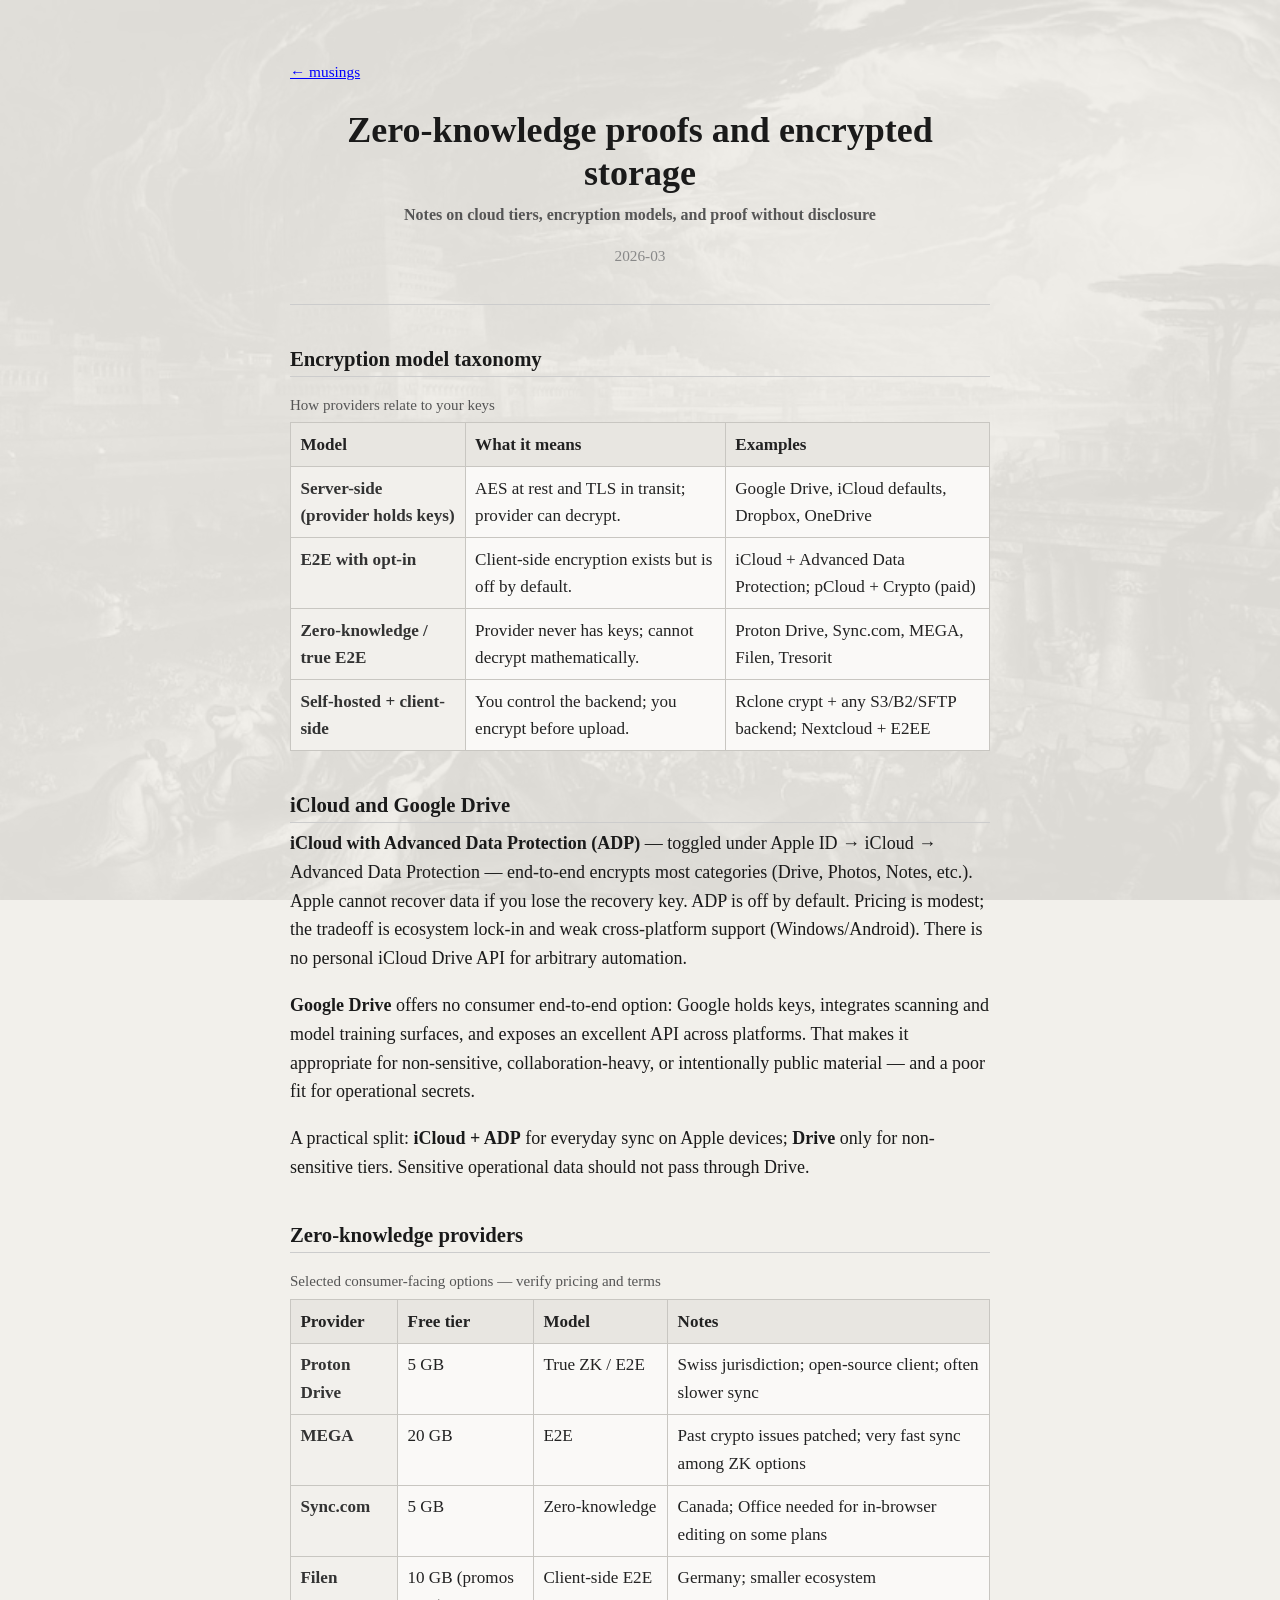
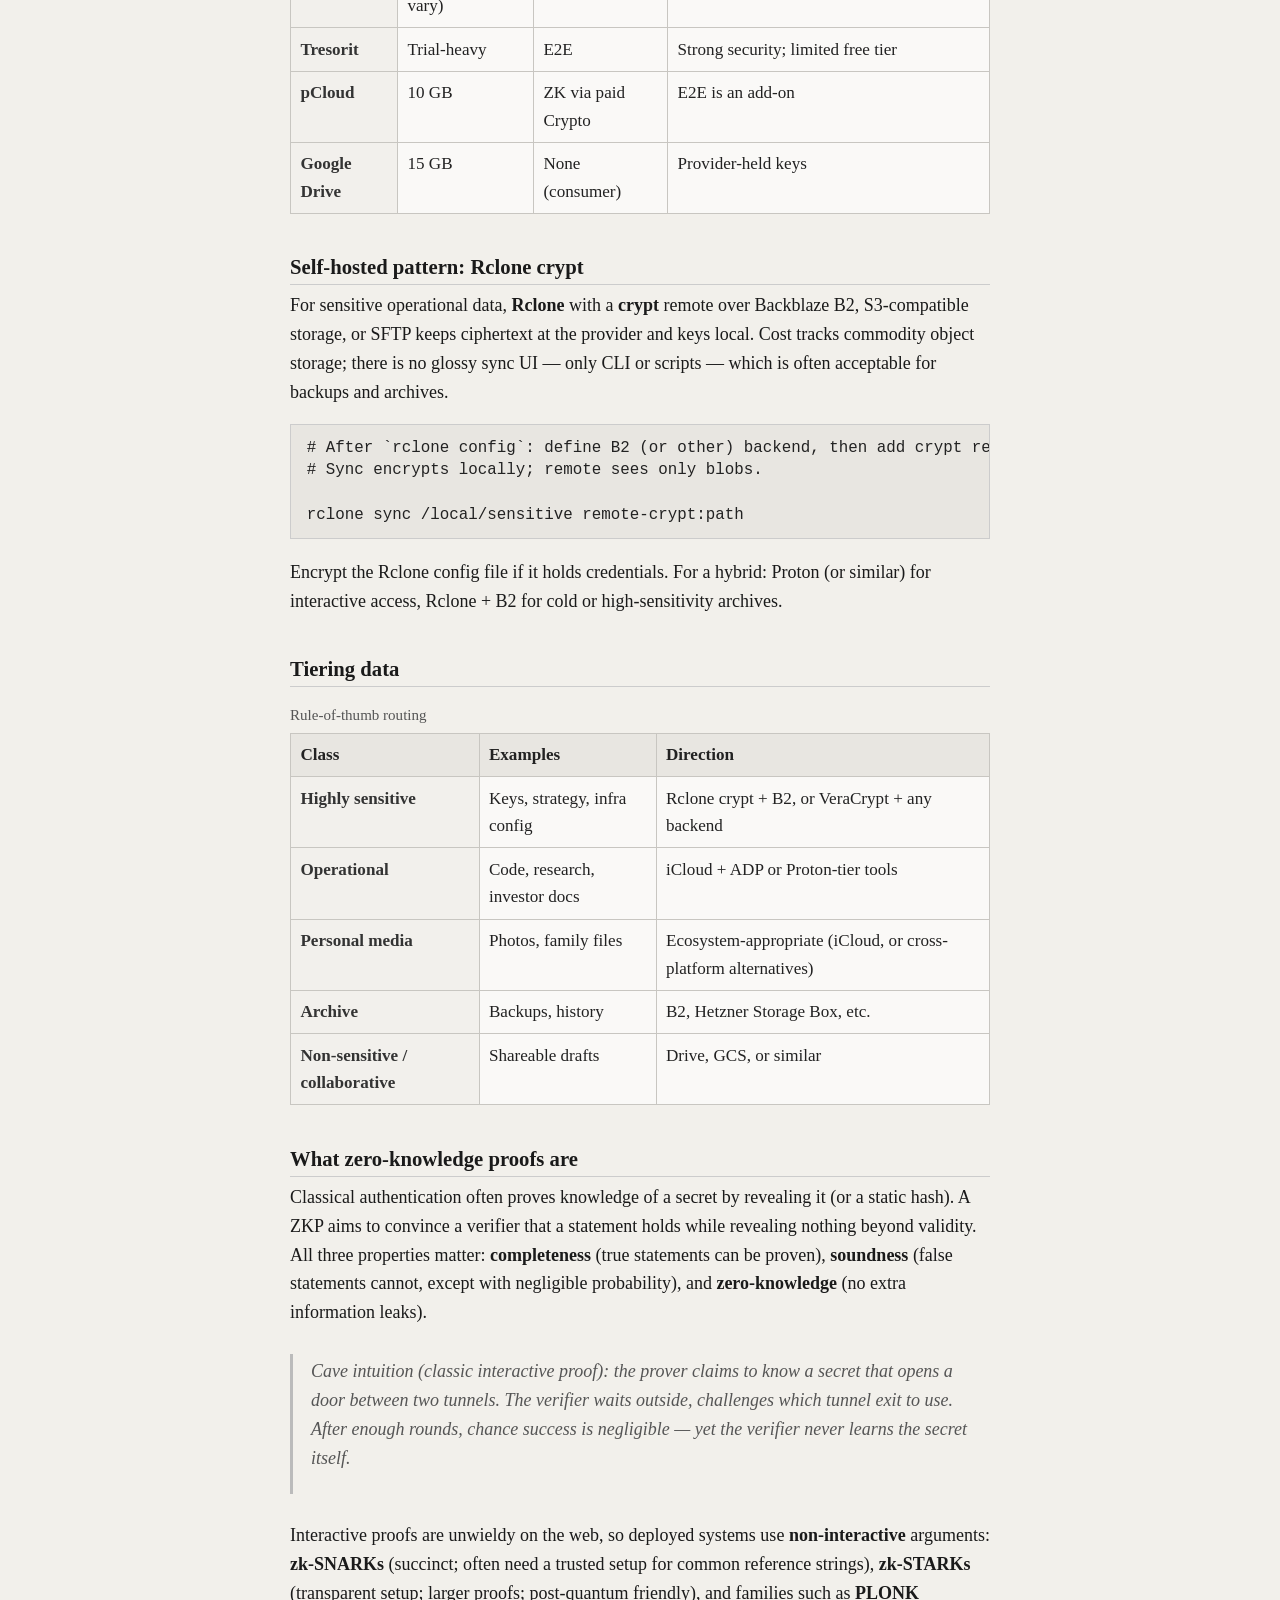
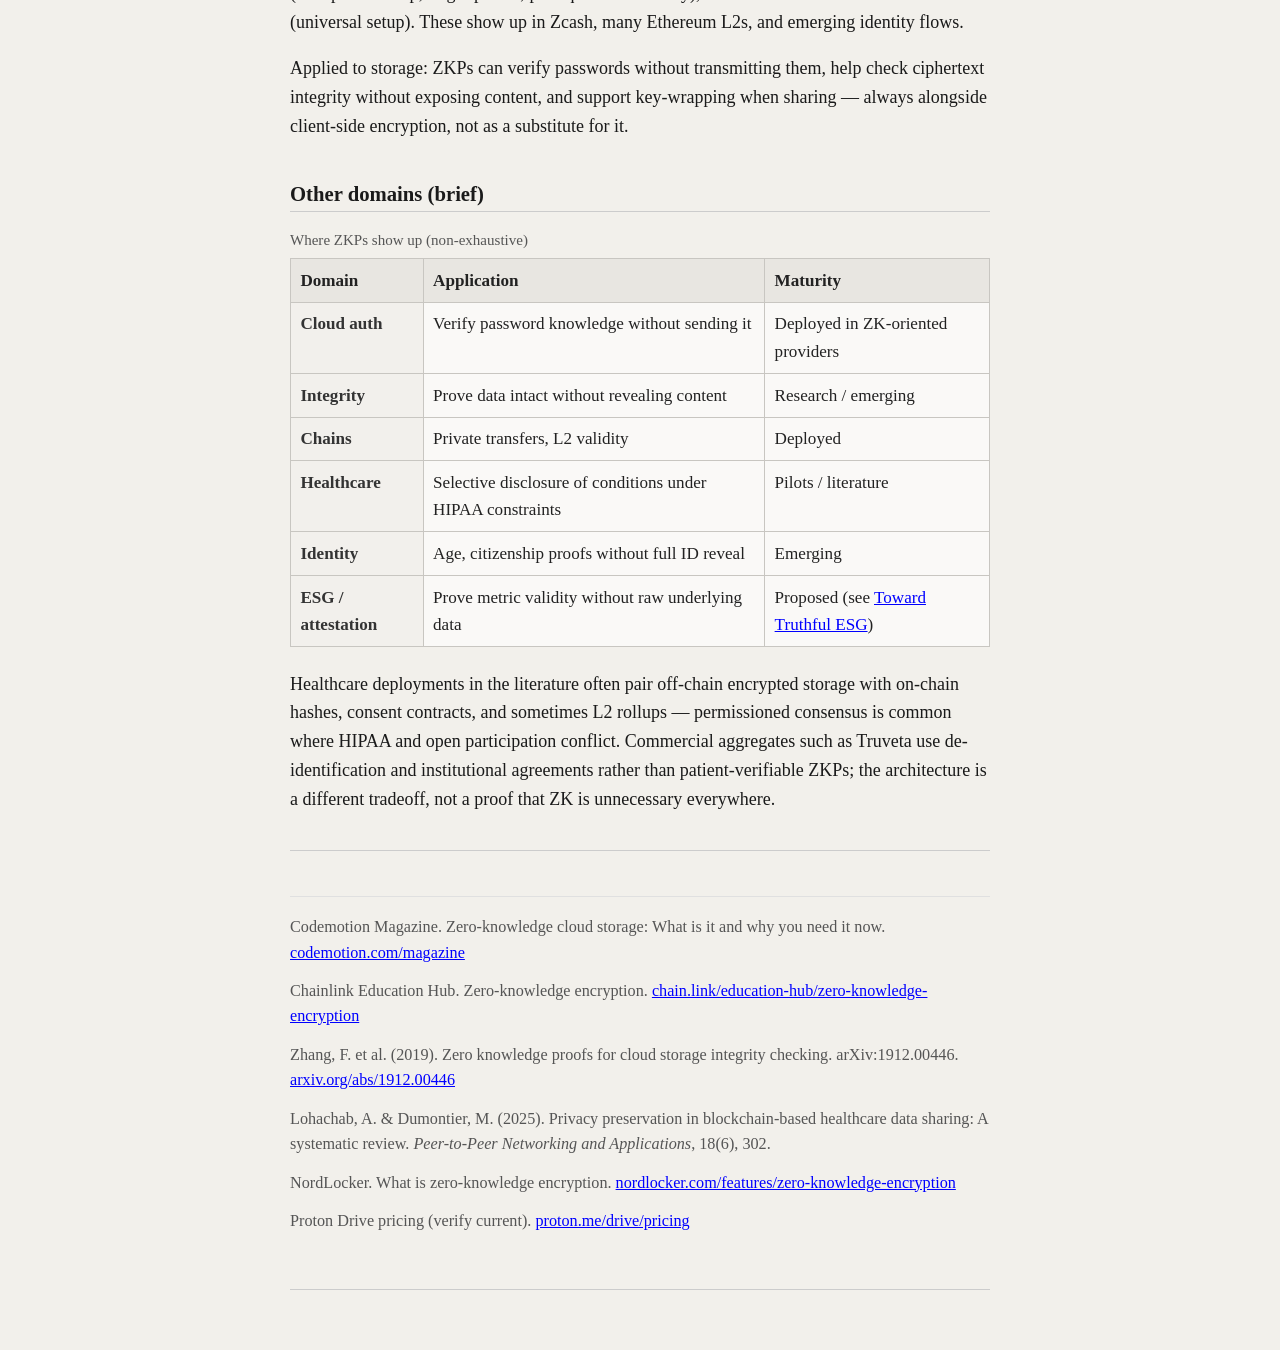
<file: musings/zero-knowledge-and-storage.html>
<!DOCTYPE html>
<html lang="en">
<head>
  <meta charset="UTF-8" />
  <meta name="viewport" content="width=device-width, initial-scale=1.0" />
  <title>Zero-knowledge proofs and encrypted storage</title>
  <link rel="stylesheet" href="../style.css" />
</head>
<body>

  <header>
    <p class="nav-back"><a href="../">&larr; musings</a></p>
    <h1 class="title">Zero-knowledge proofs and encrypted storage</h1>
    <p class="subtitle">Notes on cloud tiers, encryption models, and proof without disclosure</p>
    <p class="date">2026-03</p>
  </header>

  <hr class="divider" />

  <main class="article">

    <h2>Encryption model taxonomy</h2>

    <div class="table-wrap">
      <table>
        <caption>How providers relate to your keys</caption>
        <thead>
          <tr>
            <th scope="col">Model</th>
            <th scope="col">What it means</th>
            <th scope="col">Examples</th>
          </tr>
        </thead>
        <tbody>
          <tr>
            <th scope="row">Server-side (provider holds keys)</th>
            <td>AES at rest and TLS in transit; provider can decrypt.</td>
            <td>Google Drive, iCloud defaults, Dropbox, OneDrive</td>
          </tr>
          <tr>
            <th scope="row">E2E with opt-in</th>
            <td>Client-side encryption exists but is off by default.</td>
            <td>iCloud + Advanced Data Protection; pCloud + Crypto (paid)</td>
          </tr>
          <tr>
            <th scope="row">Zero-knowledge / true E2E</th>
            <td>Provider never has keys; cannot decrypt mathematically.</td>
            <td>Proton Drive, Sync.com, MEGA, Filen, Tresorit</td>
          </tr>
          <tr>
            <th scope="row">Self-hosted + client-side</th>
            <td>You control the backend; you encrypt before upload.</td>
            <td>Rclone crypt + any S3/B2/SFTP backend; Nextcloud + E2EE</td>
          </tr>
        </tbody>
      </table>
    </div>

    <h2>iCloud and Google Drive</h2>

    <p>
      <strong>iCloud with Advanced Data Protection (ADP)</strong> — toggled under Apple ID → iCloud → Advanced Data Protection —
      end-to-end encrypts most categories (Drive, Photos, Notes, etc.). Apple cannot recover data if you lose the recovery key.
      ADP is off by default. Pricing is modest; the tradeoff is ecosystem lock-in and weak cross-platform support (Windows/Android).
      There is no personal iCloud Drive API for arbitrary automation.
    </p>

    <p>
      <strong>Google Drive</strong> offers no consumer end-to-end option: Google holds keys, integrates scanning and model training
      surfaces, and exposes an excellent API across platforms. That makes it appropriate for non-sensitive, collaboration-heavy,
      or intentionally public material — and a poor fit for operational secrets.
    </p>

    <p>
      A practical split: <strong>iCloud + ADP</strong> for everyday sync on Apple devices; <strong>Drive</strong> only for
      non-sensitive tiers. Sensitive operational data should not pass through Drive.
    </p>

    <h2>Zero-knowledge providers</h2>

    <div class="table-wrap">
      <table>
        <caption>Selected consumer-facing options — verify pricing and terms</caption>
        <thead>
          <tr>
            <th scope="col">Provider</th>
            <th scope="col">Free tier</th>
            <th scope="col">Model</th>
            <th scope="col">Notes</th>
          </tr>
        </thead>
        <tbody>
          <tr><th scope="row">Proton Drive</th><td>5 GB</td><td>True ZK / E2E</td><td>Swiss jurisdiction; open-source client; often slower sync</td></tr>
          <tr><th scope="row">MEGA</th><td>20 GB</td><td>E2E</td><td>Past crypto issues patched; very fast sync among ZK options</td></tr>
          <tr><th scope="row">Sync.com</th><td>5 GB</td><td>Zero-knowledge</td><td>Canada; Office needed for in-browser editing on some plans</td></tr>
          <tr><th scope="row">Filen</th><td>10 GB (promos vary)</td><td>Client-side E2E</td><td>Germany; smaller ecosystem</td></tr>
          <tr><th scope="row">Tresorit</th><td>Trial-heavy</td><td>E2E</td><td>Strong security; limited free tier</td></tr>
          <tr><th scope="row">pCloud</th><td>10 GB</td><td>ZK via paid Crypto</td><td>E2E is an add-on</td></tr>
          <tr><th scope="row">Google Drive</th><td>15 GB</td><td>None (consumer)</td><td>Provider-held keys</td></tr>
        </tbody>
      </table>
    </div>

    <h2>Self-hosted pattern: Rclone crypt</h2>

    <p>
      For sensitive operational data, <strong>Rclone</strong> with a <strong>crypt</strong> remote over Backblaze B2,
      S3-compatible storage, or SFTP keeps ciphertext at the provider and keys local. Cost tracks commodity object storage;
      there is no glossy sync UI — only CLI or scripts — which is often acceptable for backups and archives.
    </p>

    <pre><code># After `rclone config`: define B2 (or other) backend, then add crypt remote on top.
# Sync encrypts locally; remote sees only blobs.

rclone sync /local/sensitive remote-crypt:path</code></pre>

    <p>
      Encrypt the Rclone config file if it holds credentials. For a hybrid: Proton (or similar) for interactive access,
      Rclone + B2 for cold or high-sensitivity archives.
    </p>

    <h2>Tiering data</h2>

    <div class="table-wrap">
      <table>
        <caption>Rule-of-thumb routing</caption>
        <thead>
          <tr>
            <th scope="col">Class</th>
            <th scope="col">Examples</th>
            <th scope="col">Direction</th>
          </tr>
        </thead>
        <tbody>
          <tr><th scope="row">Highly sensitive</th><td>Keys, strategy, infra config</td><td>Rclone crypt + B2, or VeraCrypt + any backend</td></tr>
          <tr><th scope="row">Operational</th><td>Code, research, investor docs</td><td>iCloud + ADP or Proton-tier tools</td></tr>
          <tr><th scope="row">Personal media</th><td>Photos, family files</td><td>Ecosystem-appropriate (iCloud, or cross-platform alternatives)</td></tr>
          <tr><th scope="row">Archive</th><td>Backups, history</td><td>B2, Hetzner Storage Box, etc.</td></tr>
          <tr><th scope="row">Non-sensitive / collaborative</th><td>Shareable drafts</td><td>Drive, GCS, or similar</td></tr>
        </tbody>
      </table>
    </div>

    <h2>What zero-knowledge proofs are</h2>

    <p>
      Classical authentication often proves knowledge of a secret by revealing it (or a static hash). A ZKP aims to convince a
      verifier that a statement holds while revealing nothing beyond validity. All three properties matter:
      <strong>completeness</strong> (true statements can be proven), <strong>soundness</strong> (false statements cannot,
      except with negligible probability), and <strong>zero-knowledge</strong> (no extra information leaks).
    </p>

    <blockquote>
      <p>
        Cave intuition (classic interactive proof): the prover claims to know a secret that opens a door between two tunnels.
        The verifier waits outside, challenges which tunnel exit to use. After enough rounds, chance success is negligible —
        yet the verifier never learns the secret itself.
      </p>
    </blockquote>

    <p>
      Interactive proofs are unwieldy on the web, so deployed systems use <strong>non-interactive</strong> arguments:
      <strong>zk-SNARKs</strong> (succinct; often need a trusted setup for common reference strings),
      <strong>zk-STARKs</strong> (transparent setup; larger proofs; post-quantum friendly),
      and families such as <strong>PLONK</strong> (universal setup). These show up in Zcash, many Ethereum L2s, and emerging identity flows.
    </p>

    <p>
      Applied to storage: ZKPs can verify passwords without transmitting them, help check ciphertext integrity without exposing content,
      and support key-wrapping when sharing — always alongside client-side encryption, not as a substitute for it.
    </p>

    <h2>Other domains (brief)</h2>

    <div class="table-wrap">
      <table>
        <caption>Where ZKPs show up (non-exhaustive)</caption>
        <thead>
          <tr>
            <th scope="col">Domain</th>
            <th scope="col">Application</th>
            <th scope="col">Maturity</th>
          </tr>
        </thead>
        <tbody>
          <tr><th scope="row">Cloud auth</th><td>Verify password knowledge without sending it</td><td>Deployed in ZK-oriented providers</td></tr>
          <tr><th scope="row">Integrity</th><td>Prove data intact without revealing content</td><td>Research / emerging</td></tr>
          <tr><th scope="row">Chains</th><td>Private transfers, L2 validity</td><td>Deployed</td></tr>
          <tr><th scope="row">Healthcare</th><td>Selective disclosure of conditions under HIPAA constraints</td><td>Pilots / literature</td></tr>
          <tr><th scope="row">Identity</th><td>Age, citizenship proofs without full ID reveal</td><td>Emerging</td></tr>
          <tr><th scope="row">ESG / attestation</th><td>Prove metric validity without raw underlying data</td><td>Proposed (see <a href="esg-proposal.html">Toward Truthful ESG</a>)</td></tr>
        </tbody>
      </table>
    </div>

    <p>
      Healthcare deployments in the literature often pair off-chain encrypted storage with on-chain hashes, consent contracts,
      and sometimes L2 rollups — permissioned consensus is common where HIPAA and open participation conflict. Commercial
      aggregates such as Truveta use de-identification and institutional agreements rather than patient-verifiable ZKPs; the
      architecture is a different tradeoff, not a proof that ZK is unnecessary everywhere.
    </p>

    <hr class="divider" />

    <section class="sources-footnote" aria-label="Sources">
      <p>Codemotion Magazine. Zero-knowledge cloud storage: What is it and why you need it now. <a href="https://www.codemotion.com/magazine/devops/cloud/zero-knowledge-cloud-storage-what-is-it-and-why-you-need-it-now/">codemotion.com/magazine</a></p>
      <p>Chainlink Education Hub. Zero-knowledge encryption. <a href="https://chain.link/education-hub/zero-knowledge-encryption">chain.link/education-hub/zero-knowledge-encryption</a></p>
      <p>Zhang, F. et al. (2019). Zero knowledge proofs for cloud storage integrity checking. arXiv:1912.00446. <a href="https://arxiv.org/abs/1912.00446">arxiv.org/abs/1912.00446</a></p>
      <p>Lohachab, A. &amp; Dumontier, M. (2025). Privacy preservation in blockchain-based healthcare data sharing: A systematic review. <em>Peer-to-Peer Networking and Applications</em>, 18(6), 302.</p>
      <p>NordLocker. What is zero-knowledge encryption. <a href="https://nordlocker.com/features/zero-knowledge-encryption/">nordlocker.com/features/zero-knowledge-encryption</a></p>
      <p>Proton Drive pricing (verify current). <a href="https://proton.me/drive/pricing">proton.me/drive/pricing</a></p>
    </section>

  </main>

  <footer>
    <hr class="divider" />
    <p class="footer-note"></p>
  </footer>

  <script defer src="../assets/day-bg.js"></script>
</body>
</html>
</file>
<file: style.css>
/* ─── base ─────────────────────────────────────────────────────────────────── */

html {
  background-color: #f2f0eb;
  min-height: 100%;
  /* set by assets/day-bg.js — semi-transparent grayscale art layer */
  --egg-bg-image: none;
  --egg-bg-opacity: 0.09;
}

html::before {
  content: "";
  position: fixed;
  inset: 0;
  z-index: 0;
  background-image: var(--egg-bg-image);
  background-size: cover;
  background-position: center;
  background-repeat: no-repeat;
  opacity: var(--egg-bg-opacity);
  /* assets are grayscale PNGs; keeps tone if we swap in color sources */
  filter: grayscale(1);
  pointer-events: none;
}

/* No strobing or flashing UI on this site; decorative layer respects transparency preference. */
@media (prefers-reduced-transparency: reduce) {
  html::before {
    opacity: 0 !important;
    background-image: none !important;
    filter: none;
  }
}

body {
  position: relative;
  z-index: 1;
  line-height: 1.6;
  font-size: 18px;
  padding: 0 10px;
  margin: 60px auto;
  max-width: 700px;
  background-color: transparent;
  color: #1a1a1a;
  font-family: "Times New Roman", Times, serif;
}

h1, h2, h3, h4 {
  line-height: 1.2;
}

h2 {
  font-style: italic;
  font-size: 18px;
}

h3 {
  font-size: 18px;
  text-align: center;
  font-size: medium;
  font-weight: bold;
  margin-top: 0;
}

a:link,
a:visited {
  color: blue;
}

/* Inline code: Courier + dotted underline (classic “code” affordance without a pill) */
code,
.code {
  font-family: "Courier New", Courier, monospace;
  font-size: 1em;
  padding: 0;
  margin: 0;
  line-height: inherit;
  vertical-align: baseline;
  background-color: transparent;
  border-bottom: 1px dotted #999;
}

pre code {
  font-size: inherit;
  border-bottom: none;
}

/* Tables, code blocks, and simple bar comparisons — musings; light background for contrast */
main.article pre {
  font-family: "Courier New", Courier, monospace;
  font-size: 0.88em;
  line-height: 1.4;
  padding: 0.75em 1em;
  margin: 1em 0 1.2em;
  background: #e8e6e1;
  border: 1px solid #ccc;
  overflow-x: auto;
  color: #222;
}

main.article .table-wrap {
  overflow-x: auto;
  -webkit-overflow-scrolling: touch;
  margin: 1em 0 1.25em;
}

/* Photos / figures in musings — max width for readability; intrinsic dimensions on <img> reduce layout shift */
main.article figure.article-figure {
  margin: 1.75em auto;
  max-width: min(100%, 40rem);
}

main.article figure.article-figure img {
  display: block;
  width: 100%;
  max-width: 560px;
  height: auto;
  margin: 0 auto;
  border-radius: 4px;
  border: 1px solid #c8c6c1;
  box-shadow: 0 1px 4px rgba(0, 0, 0, 0.06);
}

main.article table {
  width: 100%;
  min-width: 16em;
  border-collapse: collapse;
  font-size: 0.95em;
  background: #faf9f7;
  color: #222;
}

main.article caption {
  caption-side: top;
  text-align: left;
  font-size: 0.88em;
  color: #555;
  margin-bottom: 0.5em;
  line-height: 1.35;
}

main.article th,
main.article td {
  border: 1px solid #c8c6c1;
  padding: 0.45em 0.55em;
  text-align: left;
  vertical-align: top;
}

main.article thead th {
  background: #e8e6e1;
  color: #222;
  font-weight: bold;
}

main.article tbody th[scope="row"] {
  font-weight: bold;
  background: #f2f0ec;
  color: #333;
}

/* Text-only “bar chart” for comparisons (no images; screen-reader friendly with visible %) */
main.article .bar-compare {
  margin: 1em 0 1.5em;
  font-size: 0.95em;
}

main.article .bar-row {
  display: grid;
  grid-template-columns: minmax(5.5rem, 10rem) 1fr minmax(2.5rem, 3.5rem);
  gap: 0.5em 0.75em;
  align-items: center;
  margin-bottom: 0.4em;
}

main.article .bar-label {
  color: #444;
}

main.article .bar-track {
  height: 0.75rem;
  background: #e0ddd6;
  border-radius: 2px;
  overflow: hidden;
  border: 1px solid #c8c6c1;
}

main.article .bar-fill {
  display: block;
  height: 100%;
  background: #666;
  border-radius: 1px;
}

main.article .bar-pct {
  font-variant-numeric: tabular-nums;
  color: #333;
  text-align: right;
}

/* ─── header ────────────────────────────────────────────────────────────────── */

header {
  margin-bottom: 2em;
}

.title {
  text-align: center;
  margin-bottom: 0.2em;
  font-size: 2em;
  font-weight: bold;
  font-style: normal;
}

.subtitle {
  text-align: center;
  font-size: medium;
  font-weight: bold;
  margin-top: 0;
  color: #555;
}

/* Piece pages (musings/*.html): plain YYYY-MM only. Unix swap lives on archive .entry-date.date-swap only. */
.date {
  text-align: center;
  font-size: 0.85em;
  color: #888;
  margin-top: 0.2em;
  font-family: "Times New Roman", Times, serif;
}

/* Human ↔ unix swap — archive list only (.entry-date.date-swap), not .date on articles */
.date-swap .date-unix {
  display: none;
  font-family: "Courier New", Courier, monospace;
  font-variant-numeric: tabular-nums;
}

.date-swap:hover .date-human,
.date-swap:focus .date-human {
  display: none;
}

.date-swap:hover .date-unix,
.date-swap:focus .date-unix {
  display: inline;
}

.date-swap:focus {
  outline: none;
}

.date-swap:focus-visible {
  outline: 1px dotted #666;
  outline-offset: 2px;
}

/* ─── dividers ──────────────────────────────────────────────────────────────── */

.divider {
  border: none;
  border-top: 1px solid #ccc;
  margin: 2em 0;
}

/* ─── article body (musings/*.html) ─────────────────────────────────────────── */

main.article h2 {
  font-style: normal;
  font-size: 1.15em;
  font-weight: bold;
  margin-top: 2em;
  margin-bottom: 0.3em;
  border-bottom: 1px solid #ccc;
  padding-bottom: 0.2em;
}

main.article h3 {
  text-align: left;
  font-size: 1em;
  font-weight: bold;
  margin-top: 1.5em;
  color: #444;
}

main.article p {
  margin-top: 0;
  margin-bottom: 1em;
}

main.article ul,
main.article ol {
  padding-left: 1.5em;
  margin-bottom: 1em;
}

main.article li {
  margin-bottom: 0.4em;
}

main.article blockquote {
  border-left: 3px solid #bbb;
  margin: 1.5em 0;
  padding: 0.2em 1em;
  color: #555;
  font-style: italic;
}

main.article strong {
  font-weight: bold;
}

main.article em {
  font-style: italic;
}

/* Optional end-of-piece sources: footnote tone; no section title required */
main.article .sources-footnote {
  margin-top: 2.5em;
  padding-top: 1em;
  border-top: 1px solid #e0e0e0;
}

main.article .sources-footnote p {
  font-size: 0.9em;
  color: #555;
  margin-bottom: 0.75em;
}

main.article .sources-footnote p:last-child {
  margin-bottom: 0;
}

/* ─── gifs ───────────────────────────────────────────────────────────────────── */

.gif-block {
  margin: 2em auto;
  text-align: center;
}

.gif-block.hidden {
  display: none;
}

.gif {
  max-width: 100%;
  height: auto;
  display: block;
  margin: 0 auto;
  border-radius: 4px;
}

.gif-caption {
  font-size: 0.8em;
  color: #888;
  margin-top: 0.5em;
  font-style: italic;
}

/* ─── easter egg (from your stylesheet) ─────────────────────────────────────── */

.hide {
  display: none;
}

.egg1:hover + .hide {
  display: inline-block;
  color: red;
}

/* ─── utility ────────────────────────────────────────────────────────────────── */

.img {
  width: 100px;
  height: 100px;
  display: block;
  margin-left: auto;
  margin-right: auto;
}

.pd {
  width: 4em;
  flex-shrink: 0;
  padding-bottom: 0.9em;
}

/* ─── nav ────────────────────────────────────────────────────────────────────── */

nav {
  margin-bottom: 1.5em;
}

nav a {
  font-size: 0.9em;
}

.nav-back {
  font-size: 0.85em;
  margin-bottom: 1.2em;
  margin-top: 0;
}

/* ─── archive list ───────────────────────────────────────────────────────────── */

.archive-list {
  list-style: none;
  padding: 0;
  margin: 0;
}

.archive-list li {
  display: flex;
  align-items: baseline;
  gap: 1.2em;
  padding: 0.45em 0;
  border-bottom: 1px solid #ddd;
}

.archive-list li:last-child {
  border-bottom: none;
}

.entry-date {
  font-size: 0.78em;
  color: #999;
  white-space: nowrap;
  flex-shrink: 0;
  font-family: system-ui, -apple-system, "Segoe UI", Roboto, sans-serif;
}

/* Archive date: fixed 11ch Courier cell — human + unix share metrics; no title drift on swap */
.entry-date.date-swap {
  cursor: default;
  font-family: "Courier New", Courier, monospace;
  font-variant-numeric: tabular-nums;
  width: 11ch;
  flex: 0 0 11ch;
  text-align: right;
  display: inline-block;
  box-sizing: border-box;
}

.entry-date.date-swap .date-unix {
  font-family: inherit;
}

/* ─── footer ─────────────────────────────────────────────────────────────────── */

footer {
  margin-top: 3em;
}

.footer-note {
  font-size: 0.8em;
  color: #888;
  text-align: center;
}

.footer-epoch {
  display: flex;
  flex-direction: column;
  align-items: center;
  gap: 0.75rem;
}

/* ─── epoch ticker ───────────────────────────────────────────────────────────── */

.epoch-ticker {
  font-size: 0.75em;
  letter-spacing: 0.02em;
  color: #aaa;
  white-space: nowrap;
}

.epoch-seg {
  cursor: default;
  font-family: "Courier New", Courier, monospace;
  font-variant-numeric: tabular-nums;
}

/*
 * Delimiters (.epoch-sep): self-hosted Noto (see ATTRIBUTION.md) + system fallbacks.
 * .epoch-seg stays Courier — only delimiter spans use the broad stack.
 */
.epoch-sep {
  display: inline-block;
  width: 3ch;
  min-width: 3ch;
  text-align: center;
  vertical-align: baseline;
  font-family: "Noto Color Emoji", "Noto Sans Symbols 2", "Segoe UI Emoji", "Apple Color Emoji",
    "Noto Sans", system-ui, sans-serif;
  line-height: 1;
}

/* ─── Drift exploit longform (musings/drift-exploit-post.html) — site light theme ─ */

main.article.drift-exploit .toc {
  background: #faf9f7;
  border: 1px solid #c8c6c1;
  border-left: 3px solid #3355aa;
  padding: 1rem 1.25rem;
  border-radius: 4px;
  margin: 1.5rem 0;
  font-size: 0.95em;
}

main.article.drift-exploit .toc-title {
  font-weight: bold;
  margin-bottom: 0.5em;
  color: #444;
  font-family: "Courier New", Courier, monospace;
  font-size: 0.88em;
  text-transform: uppercase;
  letter-spacing: 0.06em;
}

main.article.drift-exploit .toc a:link,
main.article.drift-exploit .toc a:visited {
  color: #1a1a1a;
}

main.article.drift-exploit .toc a:hover {
  color: blue;
}

main.article.drift-exploit .callout {
  border-left: 3px solid #3355aa;
  background: #f5f3ee;
  padding: 0.85rem 1rem;
  border-radius: 0 4px 4px 0;
  margin: 1.25rem 0;
  font-size: 0.95em;
}

main.article.drift-exploit .callout.warn {
  border-color: #b85a00;
}

main.article.drift-exploit .callout.danger {
  border-color: #a33;
}

main.article.drift-exploit .callout.success {
  border-color: #2a6;
}

main.article.drift-exploit .callout-label {
  font-family: "Courier New", Courier, monospace;
  font-size: 0.72rem;
  text-transform: uppercase;
  letter-spacing: 0.08em;
  margin-bottom: 0.4rem;
  font-weight: bold;
  color: #3355aa;
}

main.article.drift-exploit .callout.warn .callout-label {
  color: #b85a00;
}

main.article.drift-exploit .callout.danger .callout-label {
  color: #a33;
}

main.article.drift-exploit .callout.success .callout-label {
  color: #1a6b3a;
}

main.article.drift-exploit .viz-wrap {
  background: #faf9f7;
  border: 1px solid #c8c6c1;
  border-radius: 4px;
  padding: 1rem;
  margin: 1.5rem 0;
  overflow-x: auto;
}

main.article.drift-exploit .viz-title {
  font-family: "Courier New", Courier, monospace;
  font-size: 0.78rem;
  text-transform: uppercase;
  letter-spacing: 0.06em;
  color: #666;
  margin-bottom: 0.75rem;
}

main.article.drift-exploit svg.viz-chart {
  display: block;
  width: 100%;
  font-family: "Courier New", Courier, monospace;
}

main.article.drift-exploit .timeline {
  list-style: none;
  padding-left: 0;
  margin: 1rem 0 1.25rem;
}

main.article.drift-exploit .timeline li {
  position: relative;
  padding: 0.6rem 0 0.6rem 2.25rem;
  border-left: 2px solid #ccc;
  margin-left: 0.5rem;
}

main.article.drift-exploit .timeline li::before {
  content: "";
  position: absolute;
  left: -0.4rem;
  top: 1rem;
  width: 0.65rem;
  height: 0.65rem;
  border-radius: 50%;
  background: #a33;
  border: 2px solid #f2f0eb;
}

main.article.drift-exploit .timeline .t-date {
  font-family: "Courier New", Courier, monospace;
  font-size: 0.78rem;
  color: #a33;
  margin-bottom: 0.2rem;
}

main.article.drift-exploit .timeline .t-event {
  font-weight: bold;
  margin-bottom: 0.2rem;
}

main.article.drift-exploit .timeline .t-detail {
  font-size: 0.95em;
  color: #555;
}

main.article.drift-exploit .amt {
  font-family: "Courier New", Courier, monospace;
  font-weight: bold;
}

main.article.drift-exploit .amt.red {
  color: #a33;
}

main.article.drift-exploit .amt.orange {
  color: #b85a00;
}

main.article.drift-exploit .amt-accent {
  color: blue;
}

main.article.drift-exploit .badge {
  display: inline-block;
  font-size: 0.7rem;
  font-family: "Courier New", Courier, monospace;
  padding: 0.12rem 0.4rem;
  border-radius: 3px;
  font-weight: bold;
}

main.article.drift-exploit .badge-red {
  background: rgba(170, 51, 51, 0.12);
  color: #822;
}

main.article.drift-exploit .badge-orange {
  background: rgba(184, 90, 0, 0.12);
  color: #630;
}

main.article.drift-exploit .badge-blue {
  background: rgba(0, 0, 180, 0.08);
  color: #11a;
}

main.article.drift-exploit .cite {
  font-size: 0.88em;
  color: #666;
}

main.article.drift-exploit .cite a:link,
main.article.drift-exploit .cite a:visited {
  color: #555;
}

main.article.drift-exploit .cell-muted {
  color: #666;
  font-size: 0.85rem;
}

main.article.drift-exploit blockquote.pull-quote {
  border-left: 3px solid #3355aa;
  margin: 1.5rem 0;
  padding: 0.5rem 1rem;
  background: #faf9f7;
  border-radius: 0 4px 4px 0;
  color: #333;
}

main.article.drift-exploit blockquote.pull-quote > p:first-child {
  font-style: italic;
  margin-bottom: 0.5rem;
}

main.article.drift-exploit .pull-quote-attrib {
  margin-top: 0.5rem;
  font-size: 0.85rem;
  color: #666;
  font-style: normal;
}

main.article.drift-exploit ul.list-principles {
  margin: 0.75rem 0 1rem 1.5rem;
  line-height: 2;
}

main.article.drift-exploit .post-footer {
  margin-top: 2.5rem;
  padding-top: 1.25rem;
  border-top: 1px solid #ccc;
  font-size: 0.88em;
  color: #555;
}

main.article.drift-exploit .post-footer h4 {
  font-size: 0.78rem;
  text-transform: uppercase;
  letter-spacing: 0.06em;
  font-family: "Courier New", Courier, monospace;
  margin-bottom: 0.6rem;
  color: #666;
}

main.article.drift-exploit .post-footer ul {
  list-style: none;
  padding: 0;
  margin: 0;
}

main.article.drift-exploit .post-footer li {
  margin-bottom: 0.35rem;
}

main.article.drift-exploit .post-footer-disclaimer {
  margin-top: 1.5rem;
  font-size: 0.9em;
  color: #666;
}
</file>
<file: assets/epoch-fonts.css>
/* Self-hosted Noto for .epoch-sep only; load alongside pages that include the epoch ticker (see ATTRIBUTION.md). */

@font-face {
  font-family: "Noto Sans Symbols 2";
  font-style: normal;
  font-weight: 400;
  font-display: swap;
  src: url("fonts/noto-sans-symbols-2-latin-symbols.woff2") format("woff2");
}

@font-face {
  font-family: "Noto Color Emoji";
  font-style: normal;
  font-weight: 400;
  font-display: swap;
  src: url("fonts/noto-color-emoji.woff2") format("woff2");
}
</file>
